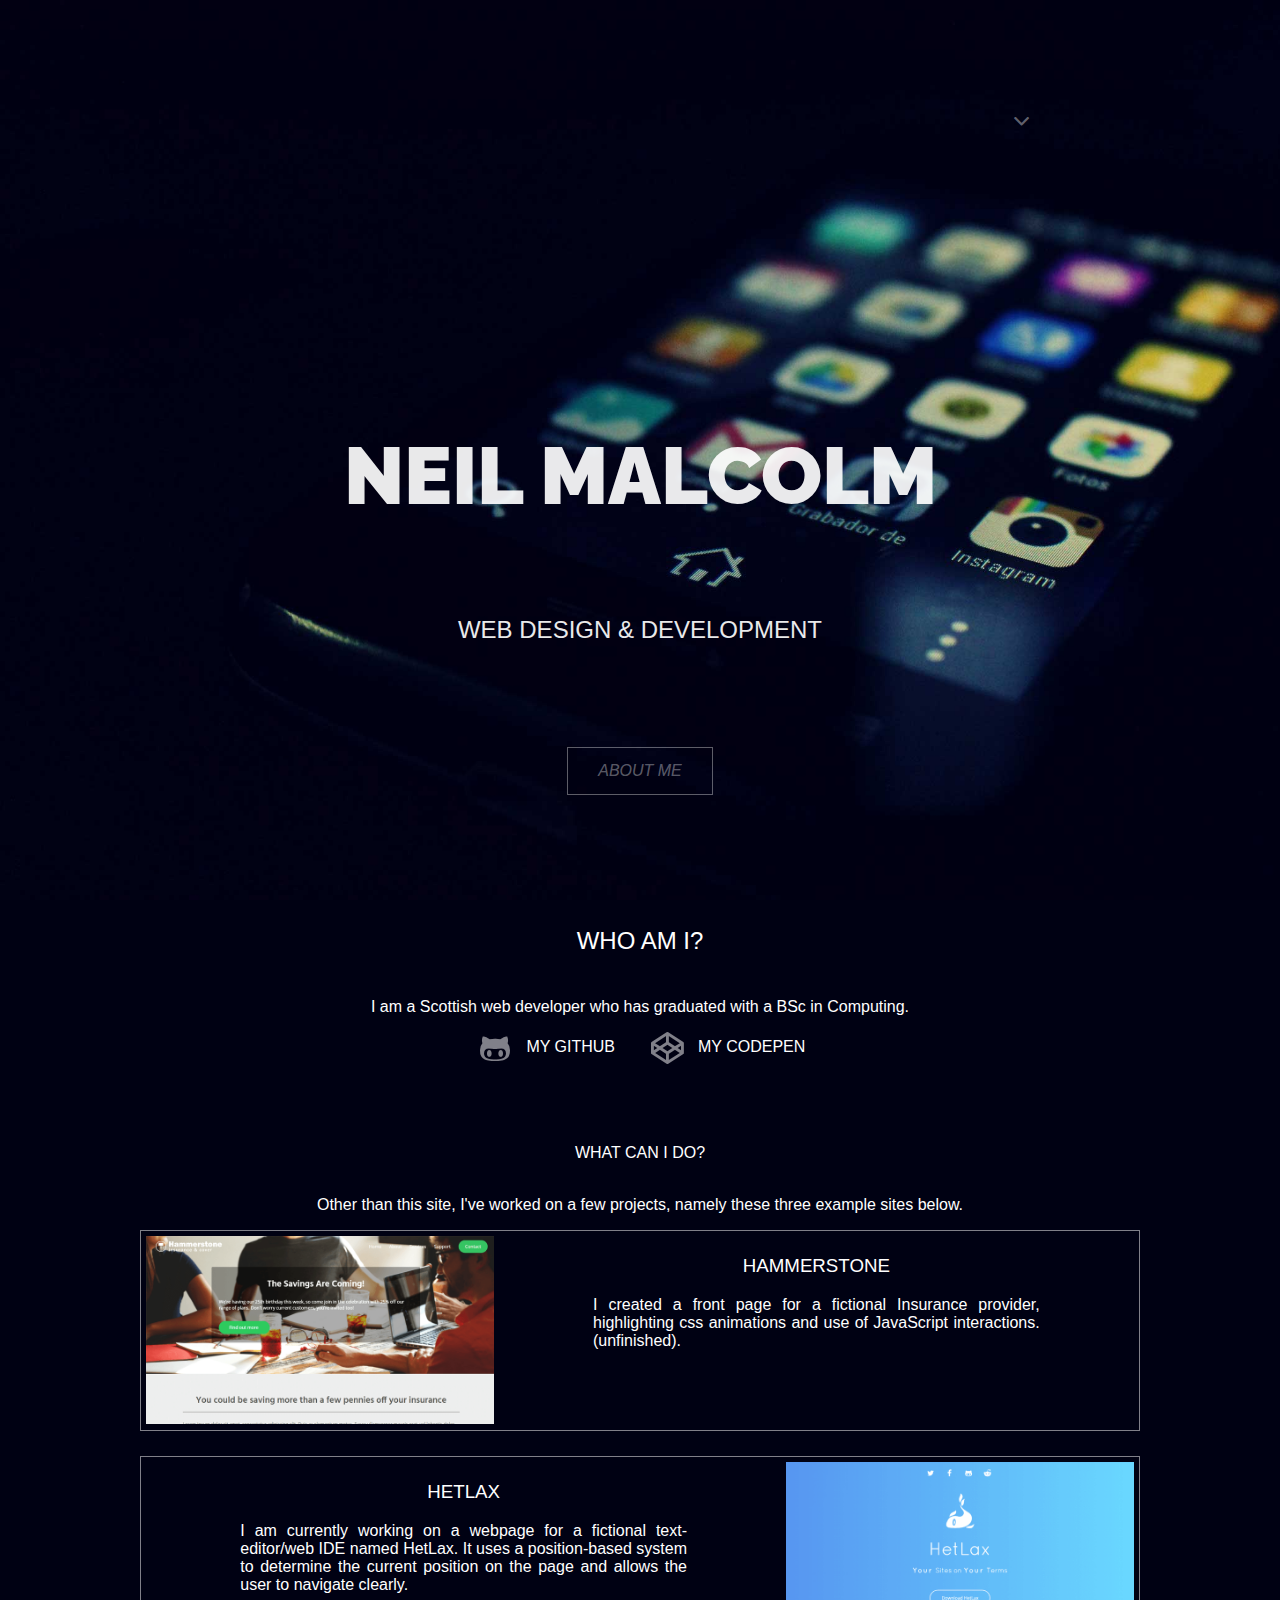
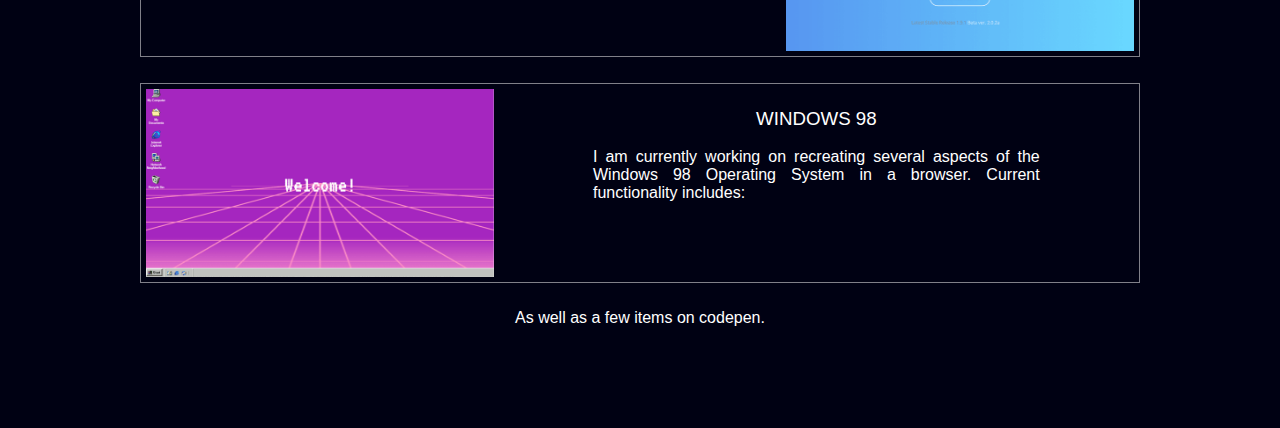
<file: index.html>
<!DOCTYPE html>

<html>
  <head>
    <meta charset="utf-8">
    <title>Neil Malcolm - Graduate Web Developer</title>
    <!-- <script async src="//assets.codepen.io/assets/embed/ei.js"></script> -->
    <link rel="stylesheet" href="./css/css.css" media="screen" title="no title">
    <link rel="stylesheet" href="./css/font-awesome-4.6.3/css/font-awesome.css" media="screen" title="no title">
    <meta name="viewport" content="width=device-width, initial-scale=1">
    <script type="text/javascript" src='./js/jquery-3.1.0.js'></script>
    <script type="text/javascript" src='./js/js.js'></script>
    <link href="https://fonts.googleapis.com/css?family=Raleway:600,900|Source+Sans+Pro:400,600i" rel="stylesheet">
  </head>
  <body>
    <!-- <div class="pop-down-notice">
      <p class='notice-text'>
        This site is a work-in-progress.
      </p>
      <span><i class="fa fa-close" aria-hidden="true"></i></span>
    </div> -->
    <!-- <div class="vertical-nav">
      <ul class='nav'>
        <li class='nav-elem'><div><i class="fa fa-home fa-fw" aria-hidden="true"></i>Home</div></li>
        <li class='nav-elem'><div><i class="fa fa-question-circle fa-fw" aria-hidden="true"></i>About</div></li>
        <li class='nav-elem'><div>Projects</div></li>
        <li class='nav-elem'><div><i class="fa fa-envelope fa-fw" aria-hidden="true"></i>Contact</div></li>
      </ul>
    </div> -->
    <section id='home-section' class='body-section'>
      <div class="title">
            <div class="horizontal-separator separator elem-to-move-up right"></div>
            <div class="vertical-separator separator elem-to-move-up bottom left"></div>
            <h1 class='elem-to-move-up name-title'>Neil Malcolm</h1>
                <div class="vertical-separator separator elem-to-move-up top right"></div>
            <div class="horizontal-separator separator elem-to-move-up left"></div>
          <h2 class='elem-to-move-up'>Web Design &amp; Development</h2><br>
          <a href="#" class=' elem-to-move-up square-button' id='about-me'>About Me</a>
      </div>
      <a href="#" class='show-content' id='show-home'><i class="fa fa-angle-down" aria-hidden="true"></i></a>
    </section>
    <section id='about-section' class='body-section'>
      <div class="left-about about-div">
        <h4>Who Am I?</h4>
        <p>
          I am a Scottish web developer who has graduated with a BSc in Computing.
        </p>
        <a href="https://github.com/neilmalcolm" class='info-links'><i class="fa fa-github-alt fa-fw" aria-hidden="true"></i>My Github</a>
        <a href="http://codepen.io/neilmalcolm" class='info-links'><i class="fa fa-codepen fa-fw" aria-hidden="true"></i>My Codepen</a>
      </div>
      <!-- <div class="right-about about-div">
        <h5>What Do I Do?</h5>
        <p>
        </p>
        <h5>I like</h5>
        <ul>
          <li>Good looking webpages</li>
          <li>The Witcher</li>
          <li>Neutral Milk Hotel</li>
          <li>Records</li>
        </ul>
        <h5>I'm not such a fan of</h5>
        <ul>
          <li>Spaces over tabs</li>
          <li>Olives</li>
          <li>X Factor</li>
          <li>I really don't like olives</li>
        </ul>
      </div> -->
    </section>
    <section id='projects-section' class='body-section'>
      <h4>What Can I Do?</h4>
      <p>
        Other than this site, I've worked on a few projects, namely these three example sites below.
      </p>
        <div class="sites-container">
          <div class="sites-element">
          <a href="./Hammerstone/index.html"><img src="./img/hammerstone.png" alt="" />
            <span><h3>Hammerstone</h3>
            <p>
              I created a front page for a fictional Insurance provider, highlighting css animations and use of JavaScript interactions. (unfinished).
            </p></span></a>
          </div>
          <div class="sites-element">
          <a href="./HetLax/index.html"><img src="./img/hetlax.png" alt="" />
            <span><h3>HetLax</h3>
            <p>
              I am currently working on a webpage for a fictional text-editor/web IDE named HetLax. It uses a position-based system to determine the current position on the page and allows the user to navigate clearly.
            </p></span></a>
          </div>
          <div class="sites-element">
            <a href="./Windows98/index.html"><img src="./img/98.png" alt="" />
            <span><h3>Windows 98</h3>
            <p>
              I am currently working on recreating several aspects of the Windows 98 Operating System in a browser. Current functionality includes:
            </p>
            <!-- <ul>
              <li>start menu functionality</li>
              <li>desktop selection square</li>
              <li>desktop icon dragging and selection</li>
            </ul> -->
          </span></a>
          </div>
        </div>
        <p>
          As well as a few items on codepen.
        </p>
    </section>
    <!-- <div class="header">
      <h1 class='name'>Neil Malcolm</h1>
    </div>
    <section class='upper-section'>
      <h1 class='name'>Neil Malcolm</h1>
      <h1>Graduate Web Developer</h1>
    </section>
    <section class='mid-section'>
      <div class='website-section'>
        <h2>Hammerstone</h2>
        <a href="./Hammerstone/index.html"><img src="./img/hammerstone.png" alt="" /></a>
        <p>
          I created a front page for a fictional Insurance provider, highlighting css animations and use of JavaScript interactions. (unfinished)
        </p>
      </div>

        <div class='website-section'>
          <h2>Windows 98</h2>
          <a href="./Windows98/index.html"><img src="./img/98.png" alt="" /></a>
          <p>
            I am currently working on recreating several aspects of the Windows 98 Operating System in a browser. Current functionality includes:
            <ul>
              <li>
                Dragging of desktop icons
              </li>
              <li>
                Navigation of taskbar elements
              </li>
            </ul>
          </p>
        </div>

        <div class='website-section'>
          <h2>HetLax</h2>
            <a href="./HetLax/index.html"><img src="./img/hetlax.png" alt="" /></a>
          <p>
            I am currently working on a webpage for a fictional text-editor/web IDE named HetLax. It uses a position-based system to determine the current position on the page and allows the user to navigate clearly.
            <ul>
              <li>
                Responsive.
              </li>
              <li>
                Clear and clean UI
              </li>
            </ul>
          </p>
        </div>
    </section>

      <section class='lower-section'>
        <div class="codepens">
          <h2>iPhone in Plain CSS</h2>
          <p data-height="265" data-theme-id="dark" data-slug-hash="KgygKA" data-default-tab="result" data-user="neilmalcolm" data-embed-version="2" class="codepen">See the Pen <a href="http://codepen.io/neilmalcolm/pen/KgygKA/">iPhone 7 CSS Gold</a> by Neil (<a href="http://codepen.io/neilmalcolm">@neilmalcolm</a>) on <a href="http://codepen.io">CodePen</a>.</p>
        </div>
        <div class="codepens">
          <h2>Simple Flat Icons with Interactivity</h2>
          <p data-height="265" data-theme-id="dark" data-slug-hash="kkvNAy" data-default-tab="result" data-user="neilmalcolm" data-embed-version="2" class="codepen">See the Pen <a href="http://codepen.io/neilmalcolm/pen/kkvNAy/">Various Button Effects</a> by Neil (<a href="http://codepen.io/neilmalcolm">@neilmalcolm</a>) on <a href="http://codepen.io">CodePen</a>.</p>
        </div>
        <div class="codepens">
          <h2>Simple Vertical Navigation</h2>
          <p data-height="265" data-theme-id="dark" data-slug-hash="WGzarL" data-default-tab="result" data-user="neilmalcolm" data-embed-version="2" class="codepen">See the Pen <a href="http://codepen.io/neilmalcolm/pen/WGzarL/">Vertical Navigation (in progress)</a> by Neil (<a href="http://codepen.io/neilmalcolm">@neilmalcolm</a>) on <a href="http://codepen.io">CodePen</a>.</p>
        </div>
    </section> -->
  </body>
</html>
</file>
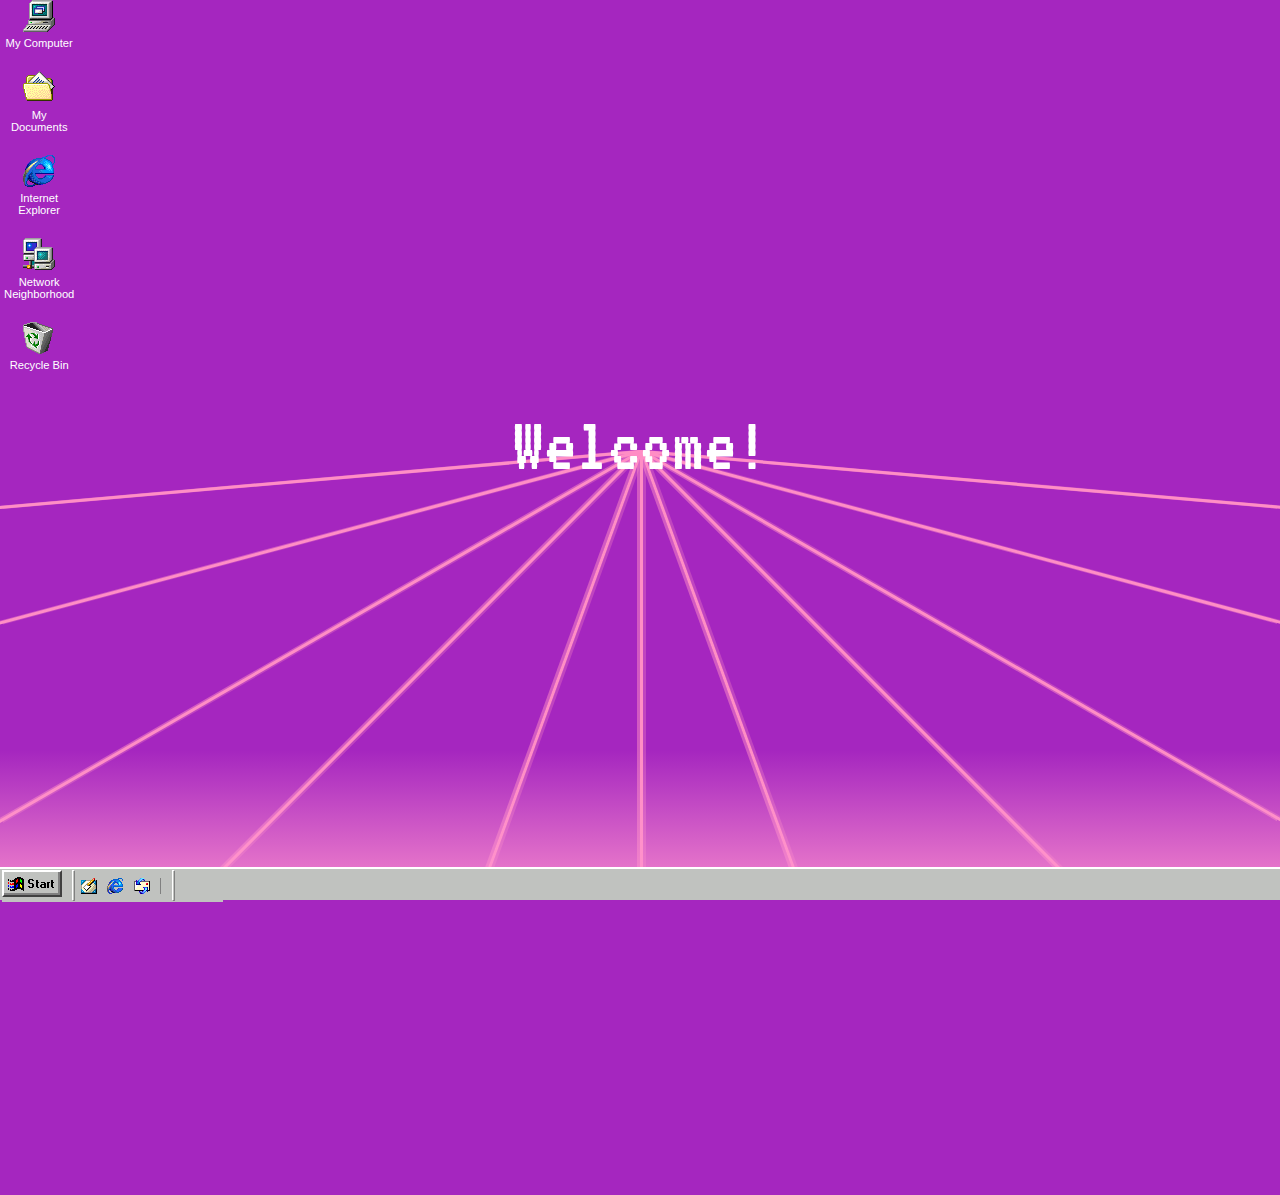
<file: Windows98/index.html>
<!DOCTYPE html>
<html>
  <head>
    <meta charset="utf-8">
    <title>Moving Text</title>
    <link rel="stylesheet" href="./css/font-awesome-4.6.3/css/font-awesome.min.css" media="screen" title="no title">
    <link rel="stylesheet" href="./css/css.css" media="screen" title="no title">
  	<script src="./js/jquery-3.1.0.js"></script>
    <script src="https://code.createjs.com/easeljs-0.8.2.min.js"></script>
  	<script src="./js/js.js" type="text/javascript" charset="utf-8" async defer></script>
  </head>
  <body>
     <!-- <div class="flicker-overlay">  </div>
    <div class="interlace-overlay">
      <div class="interlace-element"></div><div class="interlace-element"></div><div class="interlace-element"></div>
    </div> -->

    <div class="desktop">
      <div class="selection-box hidden-box"></div>
      <ul class='desktop-icons'>
        <li class='desktop-icon'>
          <img src="./img/mycomp.png" alt=""  draggable="false"/>
          <p draggable="false">
            My Computer
          </p>
        </li>
        <li class='desktop-icon'>
          <img src="./img/my-docs.png" alt=""  draggable="false"/>
          <p draggable="false">
            My Documents
          </p>
        </li>
        <li class='desktop-icon'>
          <img src="./img/ie.png" alt=""  draggable="false"/>
          <p draggable="false">
            Internet Explorer
          </p>
        </li>
        <li class='desktop-icon'>
          <img src="./img/network-neighbourhood.png" alt=""  draggable="false"/>
          <p draggable="false">
            Network Neighborhood
          </p>
        </li>
        <li class='desktop-icon'>
          <img src="./img/recycle.png" alt=""  draggable="false"/>
          <p draggable="false">
            Recycle Bin
          </p>
        </li>
      </ul>
    </div>
    <div class="rotated-lines move-left">
       <div class="line rote-85"></div><!--
    --><div class="line rote-75"></div><!--
    --><div class="line rote-60"></div><!--
    --><div class="line rote-45"></div><!--
    --><div class="line rote-20-neg"></div><!--
    --><div class="line"></div><!--
    --><div class="line rote-20"></div><!--
    --><div class="line rote-45-neg"></div><!--
    --><div class="line rote-60-neg"></div><!--
    --><div class="line rote-75-neg"></div><!--
    --><div class="line rote-85-neg"></div>
    </div>
    <div class="rotated-lines">
      <ul class='move-down-list'>
        <li class='move-down-line'></li>
        <li class='move-down-line'></li>
        <li class='move-down-line'></li>
        <li class='move-down-line'></li>
        <li class='move-down-line'></li>
        <li class='move-down-line'></li>
        <li class='move-down-line'></li>
        <li class='move-down-line'></li>
        <li class='move-down-line'></li>
        <li class='move-down-line'></li>
      </ul>
       <div class="line rote-85"></div><!--
    --><div class="line rote-75"></div><!--
    --><div class="line rote-60"></div><!--
    --><div class="line rote-45"></div><!--
    --><div class="line rote-20-neg"></div><!--
    --><div class="line"></div><!--
    --><div class="line rote-20"></div><!--
    --><div class="line rote-45-neg"></div><!--
    --><div class="line rote-60-neg"></div><!--
    --><div class="line rote-75-neg"></div><!--
    --><div class="line rote-85-neg"></div>
    </div>
    <div class="rotated-lines move-right">
       <div class="line rote-85"></div><!--
    --><div class="line rote-75"></div><!--
    --><div class="line rote-60"></div><!--
    --><div class="line rote-45"></div><!--
    --><div class="line rote-20-neg"></div><!--
    --><div class="line"></div><!--
    --><div class="line rote-20"></div><!--
    --><div class="line rote-45-neg"></div><!--
    --><div class="line rote-60-neg"></div><!--
    --><div class="line rote-75-neg"></div><!--
    --><div class="line rote-85-neg"></div>
    </div>
    <div class="text-show">

    </div>
    <div class="bottom-gradient"></div>
    <section class="taskbar">
      <div class="left-hand-section"><div class="start-button">
        <div class="start-menu start-hidden">
          <div class="column-left">
            <p>
              Windows<span>98</span>
            </p>
          </div>
          <div class="column-right">
            <ul class='start-menu-list'>
              <li class='start-item'>
                <div class="with-separator">
                  <img src="./img/start-item-1.png" alt="" />
                  <p>Windows Update</p>
                </div>
              </li>
              <li class='start-item has-children'>
                <img src="./img/start-item-2.png" alt="" />
                <p>Programs <i class="fa fa-caret-right" aria-hidden="true"></i></p>

                <ul class='inner-menu inner-hidden'>
                  <li class='start-item  has-children'>
                    <img src="./img/start-inner-folder.png" alt="" />
                    <p>Accessories <i class="fa fa-caret-right" aria-hidden="true"></i></p>

                    <ul class='inner-menu inner-hidden'>
                      <li class='start-item  has-children'>
                        <img src="./img/start-inner-folder.png" alt="" />
                        <p>Communications <i class="fa fa-caret-right" aria-hidden="true"></i></p>
                      </li>
                        <li class='start-item has-children'>
                          <img src="./img/start-inner-folder.png" alt="" />
                          <p>Entertainment <i class="fa fa-caret-right" aria-hidden="true"></i></p>
                        </li>
                        <li class='start-item has-children'>
                          <img src="./img/start-inner-folder.png" alt="" />
                          <p>Internet Tools <i class="fa fa-caret-right" aria-hidden="true"></i></p>
                        </li>
                        <li class='start-item has-children'>
                          <img src="./img/start-inner-folder.png" alt="" />
                          <p>System Tools <i class="fa fa-caret-right" aria-hidden="true"></i></p>
                            <ul class='inner-menu inner-hidden'>
                              <li class='start-item'>
                                <img src="./img/disk-cleanup.png" alt="" />
                                <p>Disk Cleanup</p>
                              </li>
                              <li class='start-item'>
                                <img src="./img/defrag.png" alt="" />
                                <p>Disk Defragmenter</p>
                              </li>
                              <li class='start-item'>
                                <img src="./img/maintenance.png" alt="" />
                                <p>Maintenance Wizard</p>
                              </li>
                              <li class='start-item'>
                                <img src="./img/scandisk.png" alt="" />
                                <p>ScanDisk</p>
                              </li>
                              <li class='start-item'>
                                <img src="./img/scheduled-tasks.png" alt="" />
                                <p>Scheduled Tasks</p>
                              </li>
                              <li class='start-item'>
                                <img src="./img/sys-info.png" alt="" />
                                <p>System Info</p>
                              </li>
                              <li class='start-item'>
                                <img src="./img/welcome-win.png" alt="" />
                                <p>Welcome To Windows</p>
                              </li>
                            </ul>
                        </li>
                        <li class='start-item'>
                          <img src="./img/address-book.png" alt="" />
                          <p>Address Book</p>
                        </li>
                        <li class='start-item'>
                          <img src="./img/calculator.png" alt="" />
                          <p>Calculator</p>
                        </li>
                        <li class='start-item'>
                          <img src="./img/image.png" alt="" />
                          <p>Imaging</p>
                        </li>
                        <li class='start-item'>
                          <img src="./img/notepad.png" alt="" />
                          <p>Notepad</p>
                        </li>
                        <li class='start-item'>
                          <img src="./img/paint.png" alt="" />
                          <p>Paint</p>
                        </li>
                        <li class='start-item'>
                          <img src="./img/wordpad.png" alt="" />
                          <p>Wordpad</p>
                        </li>
                    </ul>

                  </li>
                    <li class='start-item  has-children'>
                      <img src="./img/start-inner-folder.png" alt="" />
                      <p>Online Services <i class="fa fa-caret-right" aria-hidden="true"></i></p>
                    </li>
                    <li class='start-item'>
                      <img src="./img/icon2.png" alt="" />
                      <p>Internet Explorer</p>
                    </li>
                    <li class='start-item'>
                      <img src="./img/ms-dos.png" alt="" />
                      <p>MS-DOS Prompt</p>
                    </li>
                    <li class='start-item'>
                      <img src="./img/icon3.png" alt="" />
                      <p>Outlook Express</p>
                    </li>
                    <li class='start-item'>
                      <img src="./img/explorer.png" alt="" />
                      <p>Windows Explorer</p>
                    </li>
                </ul>

              </li>
              <li class='start-item has-children'>
                <img src="./img/start-item-3.png" alt="" />
                <p>Favourites <i class="fa fa-caret-right" aria-hidden="true"></i></p>
              </li>
              <li class='start-item has-children'>
                <img src="./img/start-item-4.png" alt="" />
                <p>Documents <i class="fa fa-caret-right" aria-hidden="true"></i></p>
              </li>
              <li class='start-item has-children'>
                <img src="./img/start-item-5.png" alt="" />
                <p>Settings <i class="fa fa-caret-right" aria-hidden="true"></i></p>
                <ul class='inner-menu inner-hidden'>
                  <li class='start-item'>
                    <img src="./img/control-panel.png" alt="" />
                    <p>Control Panel</p>
                  </li>
                  <li class='start-item'>
                    <img src="./img/printers.png" alt="" />
                    <p>Printers</p>
                  </li>
                  <li class='start-item'>
                    <img src="./img/taskbar-start.png" alt="" />
                    <p>Taskbar &amp; Start Menu</p>
                  </li>
                  <li class='start-item'>
                    <img src="./img/explorer.png" alt="" />
                    <p>Folder Options</p>
                  </li>
                  <li class='start-item'>
                    <div class="with-separator">
                      <img src="./img/icon1.png" alt="" />
                      <p>Active Desktop</p>
                    </div>
                  </li>
                    <li class='start-item'>
                        <img src="./img/update.png" alt="" />
                        <p>Windows Update</p>
                    </li>
                </ul>
              </li>
              <li class='start-item has-children'>
                <img src="./img/start-item-6.png" alt="" />
                <p>Find <i class="fa fa-caret-right" aria-hidden="true"></i></p>
              </li>
              <li class='start-item '>
                <img src="./img/start-item-7.png" alt="" />
                <p>Help</p>
              </li>
              <li class='start-item'>
                <div class="with-separator">
                  <img src="./img/start-item-8.png" alt="" />
                  <p>Run</p>
                </div>
              </li>
              <li class='start-item '>
                <img src="./img/start-item-9.png" alt="" />
                <p>Log Off...</p>
              </li>
              <li class='start-item '>
                <img src="./img/start-item-10.png" alt="" />
                <p>Shut Down...</p>
              </li>
            </ul>
          </div>
        </div>
        <img src="./img/start.png" alt="" />
      </div>
          <ul class='icons'><!--
          --><li class="icon"><img src="./img/icon1.png" alt="" /></li><!--
          --><li class="icon"><img src="./img/icon2.png" alt="" /></li><!--
          --><li class="icon"><img src="./img/icon3.png" alt="" /></li>
          </ul>
      </div>
      <!-- <div class="right-hand-section">
        <div class="icon"><img src="./img/icon4.png" alt="" /></div><div class="icon"><img src="./img/icon5.png" alt="" /></div><div class="icon"><img src="./img/time.png" alt="" /></div>
      </div> -->
    </section>
  </body>
</html>
</file>
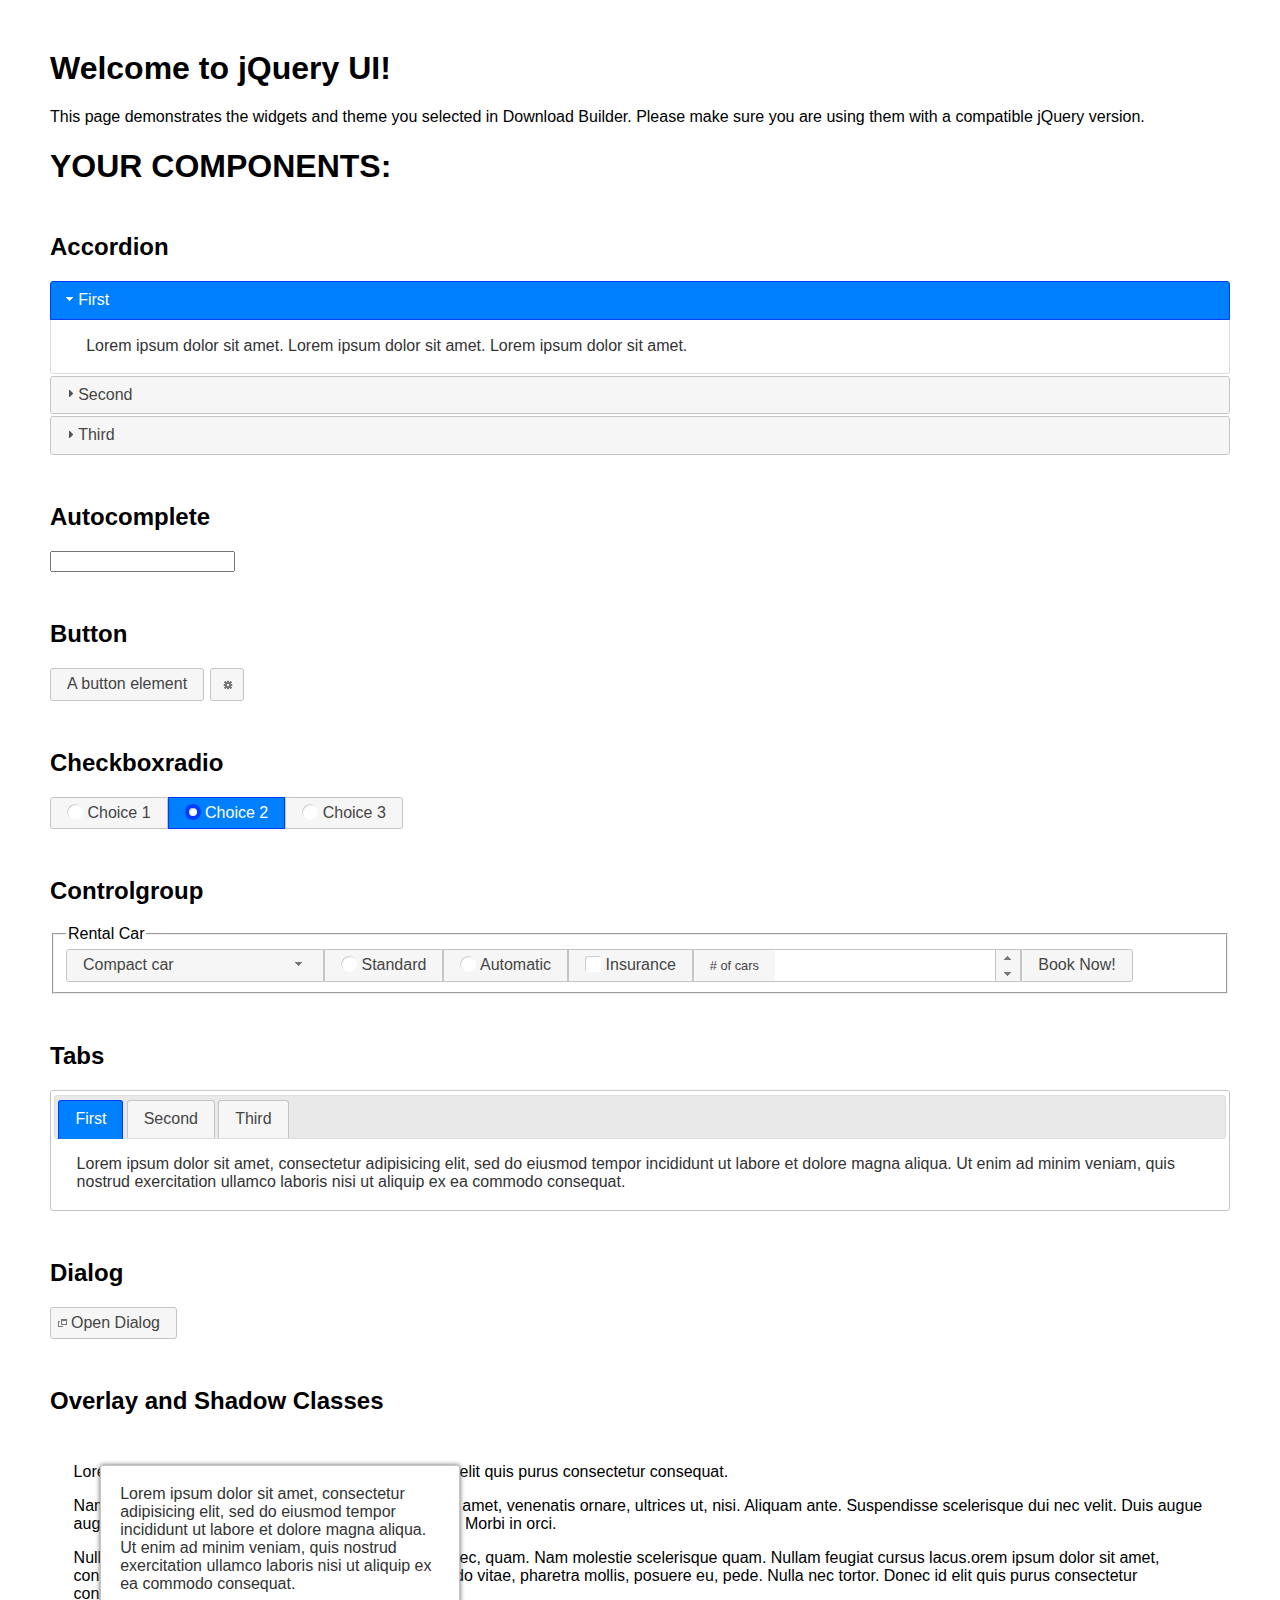
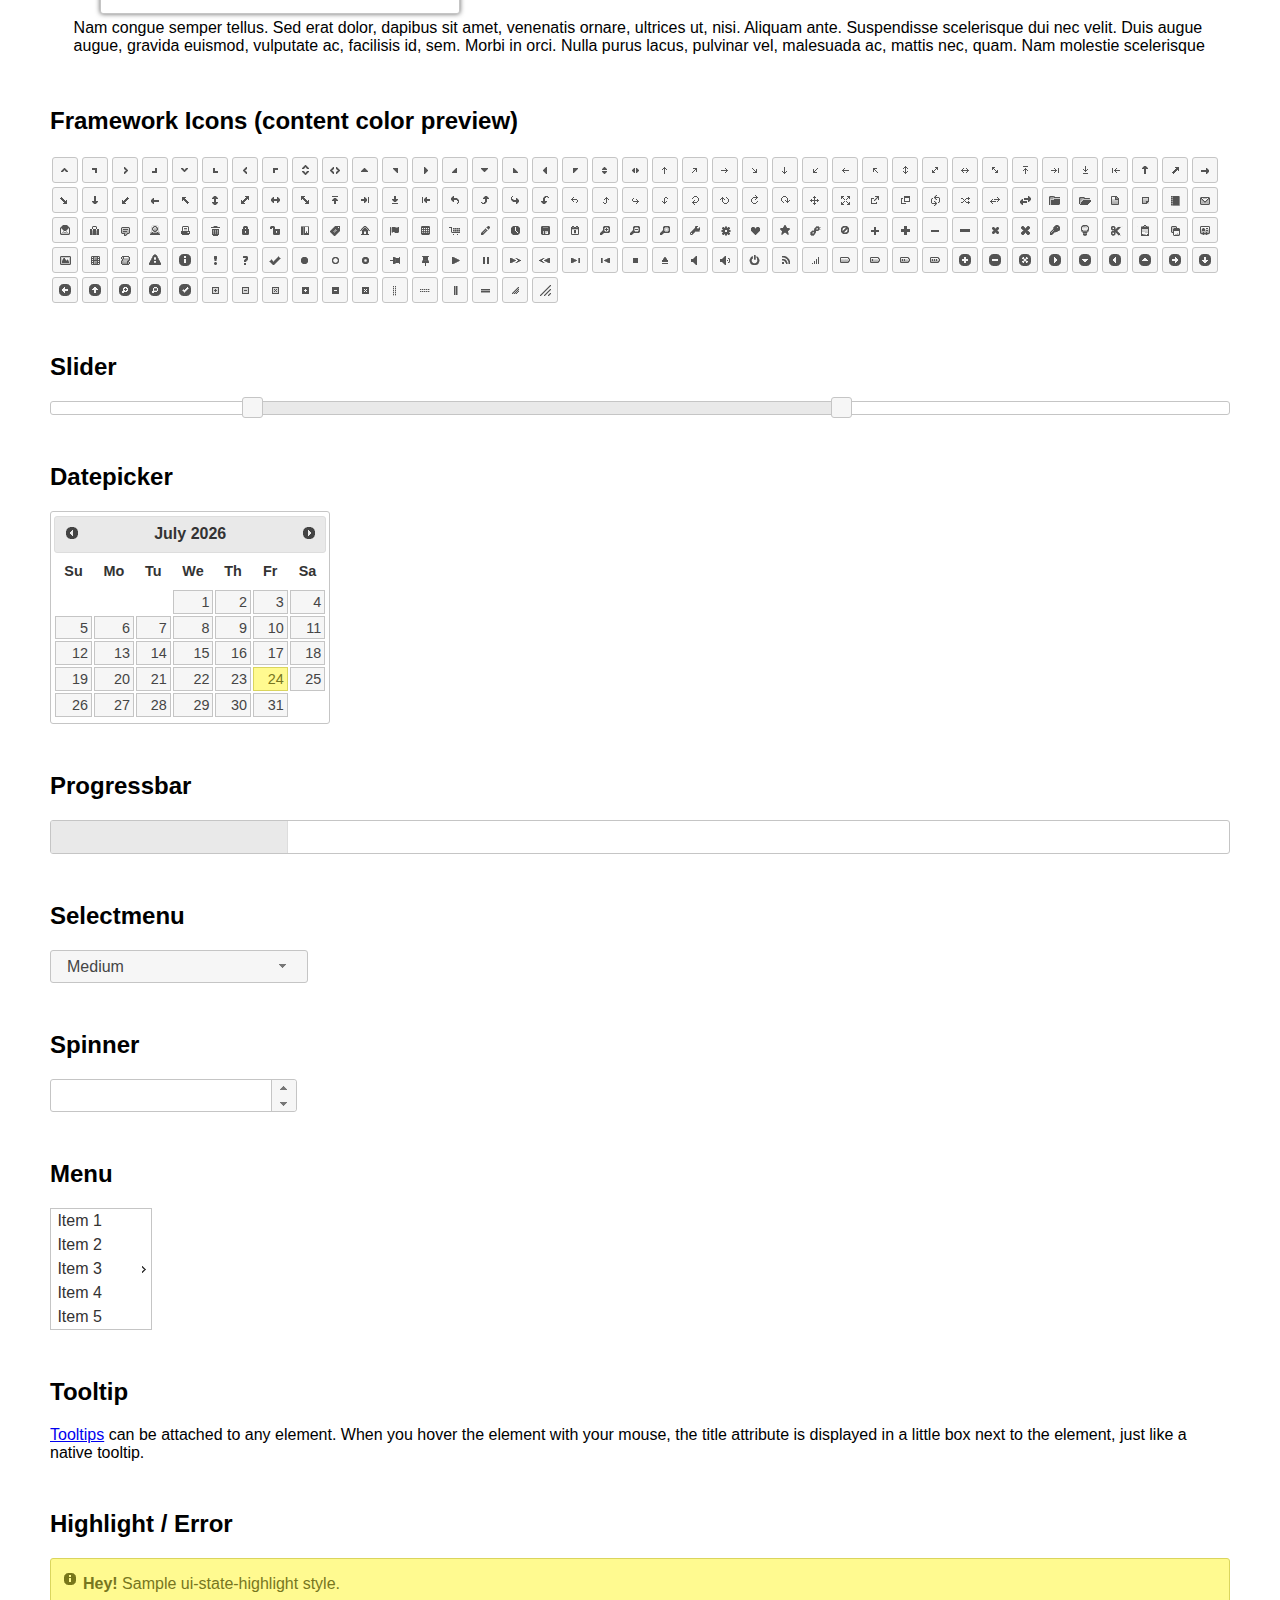
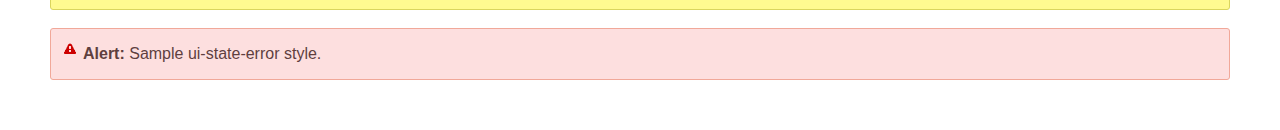
<file: HetLax/js/jquery-ui/index.html>
<!doctype html>
<html lang="us">
<head>
	<meta charset="utf-8">
	<title>jQuery UI Example Page</title>
	<link href="jquery-ui.css" rel="stylesheet">
	<style>
	body{
		font-family: "Trebuchet MS", sans-serif;
		margin: 50px;
	}
	.demoHeaders {
		margin-top: 2em;
	}
	#dialog-link {
		padding: .4em 1em .4em 20px;
		text-decoration: none;
		position: relative;
	}
	#dialog-link span.ui-icon {
		margin: 0 5px 0 0;
		position: absolute;
		left: .2em;
		top: 50%;
		margin-top: -8px;
	}
	#icons {
		margin: 0;
		padding: 0;
	}
	#icons li {
		margin: 2px;
		position: relative;
		padding: 4px 0;
		cursor: pointer;
		float: left;
		list-style: none;
	}
	#icons span.ui-icon {
		float: left;
		margin: 0 4px;
	}
	.fakewindowcontain .ui-widget-overlay {
		position: absolute;
	}
	select {
		width: 200px;
	}
	</style>
</head>
<body>

<h1>Welcome to jQuery UI!</h1>

<div class="ui-widget">
	<p>This page demonstrates the widgets and theme you selected in Download Builder. Please make sure you are using them with a compatible jQuery version.</p>
</div>

<h1>YOUR COMPONENTS:</h1>


<!-- Accordion -->
<h2 class="demoHeaders">Accordion</h2>
<div id="accordion">
	<h3>First</h3>
	<div>Lorem ipsum dolor sit amet. Lorem ipsum dolor sit amet. Lorem ipsum dolor sit amet.</div>
	<h3>Second</h3>
	<div>Phasellus mattis tincidunt nibh.</div>
	<h3>Third</h3>
	<div>Nam dui erat, auctor a, dignissim quis.</div>
</div>



<!-- Autocomplete -->
<h2 class="demoHeaders">Autocomplete</h2>
<div>
	<input id="autocomplete" title="type &quot;a&quot;">
</div>



<!-- Button -->
<h2 class="demoHeaders">Button</h2>
<button id="button">A button element</button>
<button id="button-icon">An icon-only button</button>



<!-- Checkboxradio -->
<h2 class="demoHeaders">Checkboxradio</h2>
<form style="margin-top: 1em;">
	<div id="radioset">
		<input type="radio" id="radio1" name="radio"><label for="radio1">Choice 1</label>
		<input type="radio" id="radio2" name="radio" checked="checked"><label for="radio2">Choice 2</label>
		<input type="radio" id="radio3" name="radio"><label for="radio3">Choice 3</label>
	</div>
</form>



<!-- Controlgroup -->
<h2 class="demoHeaders">Controlgroup</h2>
<fieldset>
	<legend>Rental Car</legend>
	<div id="controlgroup">
		<select id="car-type">
			<option>Compact car</option>
			<option>Midsize car</option>
			<option>Full size car</option>
			<option>SUV</option>
			<option>Luxury</option>
			<option>Truck</option>
			<option>Van</option>
		</select>
		<label for="transmission-standard">Standard</label>
		<input type="radio" name="transmission" id="transmission-standard">
		<label for="transmission-automatic">Automatic</label>
		<input type="radio" name="transmission" id="transmission-automatic">
		<label for="insurance">Insurance</label>
		<input type="checkbox" name="insurance" id="insurance">
		<label for="horizontal-spinner" class="ui-controlgroup-label"># of cars</label>
		<input id="horizontal-spinner" class="ui-spinner-input">
		<button>Book Now!</button>
	</div>
</fieldset>



<!-- Tabs -->
<h2 class="demoHeaders">Tabs</h2>
<div id="tabs">
	<ul>
		<li><a href="#tabs-1">First</a></li>
		<li><a href="#tabs-2">Second</a></li>
		<li><a href="#tabs-3">Third</a></li>
	</ul>
	<div id="tabs-1">Lorem ipsum dolor sit amet, consectetur adipisicing elit, sed do eiusmod tempor incididunt ut labore et dolore magna aliqua. Ut enim ad minim veniam, quis nostrud exercitation ullamco laboris nisi ut aliquip ex ea commodo consequat.</div>
	<div id="tabs-2">Phasellus mattis tincidunt nibh. Cras orci urna, blandit id, pretium vel, aliquet ornare, felis. Maecenas scelerisque sem non nisl. Fusce sed lorem in enim dictum bibendum.</div>
	<div id="tabs-3">Nam dui erat, auctor a, dignissim quis, sollicitudin eu, felis. Pellentesque nisi urna, interdum eget, sagittis et, consequat vestibulum, lacus. Mauris porttitor ullamcorper augue.</div>
</div>



<h2 class="demoHeaders">Dialog</h2>
<p>
	<button id="dialog-link" class="ui-button ui-corner-all ui-widget">
		<span class="ui-icon ui-icon-newwin"></span>Open Dialog
	</button>
</p>

<h2 class="demoHeaders">Overlay and Shadow Classes</h2>
<div style="position: relative; width: 96%; height: 200px; padding:1% 2%; overflow:hidden;" class="fakewindowcontain">
	<p>Lorem ipsum dolor sit amet,  Nulla nec tortor. Donec id elit quis purus consectetur consequat. </p><p>Nam congue semper tellus. Sed erat dolor, dapibus sit amet, venenatis ornare, ultrices ut, nisi. Aliquam ante. Suspendisse scelerisque dui nec velit. Duis augue augue, gravida euismod, vulputate ac, facilisis id, sem. Morbi in orci. </p><p>Nulla purus lacus, pulvinar vel, malesuada ac, mattis nec, quam. Nam molestie scelerisque quam. Nullam feugiat cursus lacus.orem ipsum dolor sit amet, consectetur adipiscing elit. Donec libero risus, commodo vitae, pharetra mollis, posuere eu, pede. Nulla nec tortor. Donec id elit quis purus consectetur consequat. </p><p>Nam congue semper tellus. Sed erat dolor, dapibus sit amet, venenatis ornare, ultrices ut, nisi. Aliquam ante. Suspendisse scelerisque dui nec velit. Duis augue augue, gravida euismod, vulputate ac, facilisis id, sem. Morbi in orci. Nulla purus lacus, pulvinar vel, malesuada ac, mattis nec, quam. Nam molestie scelerisque quam. </p><p>Nullam feugiat cursus lacus.orem ipsum dolor sit amet, consectetur adipiscing elit. Donec libero risus, commodo vitae, pharetra mollis, posuere eu, pede. Nulla nec tortor. Donec id elit quis purus consectetur consequat. Nam congue semper tellus. Sed erat dolor, dapibus sit amet, venenatis ornare, ultrices ut, nisi. Aliquam ante. </p><p>Suspendisse scelerisque dui nec velit. Duis augue augue, gravida euismod, vulputate ac, facilisis id, sem. Morbi in orci. Nulla purus lacus, pulvinar vel, malesuada ac, mattis nec, quam. Nam molestie scelerisque quam. Nullam feugiat cursus lacus.orem ipsum dolor sit amet, consectetur adipiscing elit. Donec libero risus, commodo vitae, pharetra mollis, posuere eu, pede. Nulla nec tortor. Donec id elit quis purus consectetur consequat. Nam congue semper tellus. Sed erat dolor, dapibus sit amet, venenatis ornare, ultrices ut, nisi. </p>

	<!-- ui-dialog -->
	<div class="ui-widget-overlay ui-front"></div>
	<div style="position: absolute; width: 320px; left: 50px; top: 30px; padding: 1.2em" class="ui-widget ui-front ui-widget-content ui-corner-all ui-widget-shadow">
		Lorem ipsum dolor sit amet, consectetur adipisicing elit, sed do eiusmod tempor incididunt ut labore et dolore magna aliqua. Ut enim ad minim veniam, quis nostrud exercitation ullamco laboris nisi ut aliquip ex ea commodo consequat.
	</div>

</div>

<!-- ui-dialog -->
<div id="dialog" title="Dialog Title">
	<p>Lorem ipsum dolor sit amet, consectetur adipisicing elit, sed do eiusmod tempor incididunt ut labore et dolore magna aliqua. Ut enim ad minim veniam, quis nostrud exercitation ullamco laboris nisi ut aliquip ex ea commodo consequat.</p>
</div>



<h2 class="demoHeaders">Framework Icons (content color preview)</h2>
<ul id="icons" class="ui-widget ui-helper-clearfix">
	<li class="ui-state-default ui-corner-all" title=".ui-icon-caret-1-n"><span class="ui-icon ui-icon-caret-1-n"></span></li>
	<li class="ui-state-default ui-corner-all" title=".ui-icon-caret-1-ne"><span class="ui-icon ui-icon-caret-1-ne"></span></li>
	<li class="ui-state-default ui-corner-all" title=".ui-icon-caret-1-e"><span class="ui-icon ui-icon-caret-1-e"></span></li>
	<li class="ui-state-default ui-corner-all" title=".ui-icon-caret-1-se"><span class="ui-icon ui-icon-caret-1-se"></span></li>
	<li class="ui-state-default ui-corner-all" title=".ui-icon-caret-1-s"><span class="ui-icon ui-icon-caret-1-s"></span></li>
	<li class="ui-state-default ui-corner-all" title=".ui-icon-caret-1-sw"><span class="ui-icon ui-icon-caret-1-sw"></span></li>
	<li class="ui-state-default ui-corner-all" title=".ui-icon-caret-1-w"><span class="ui-icon ui-icon-caret-1-w"></span></li>
	<li class="ui-state-default ui-corner-all" title=".ui-icon-caret-1-nw"><span class="ui-icon ui-icon-caret-1-nw"></span></li>
	<li class="ui-state-default ui-corner-all" title=".ui-icon-caret-2-n-s"><span class="ui-icon ui-icon-caret-2-n-s"></span></li>
	<li class="ui-state-default ui-corner-all" title=".ui-icon-caret-2-e-w"><span class="ui-icon ui-icon-caret-2-e-w"></span></li>
	<li class="ui-state-default ui-corner-all" title=".ui-icon-triangle-1-n"><span class="ui-icon ui-icon-triangle-1-n"></span></li>
	<li class="ui-state-default ui-corner-all" title=".ui-icon-triangle-1-ne"><span class="ui-icon ui-icon-triangle-1-ne"></span></li>
	<li class="ui-state-default ui-corner-all" title=".ui-icon-triangle-1-e"><span class="ui-icon ui-icon-triangle-1-e"></span></li>
	<li class="ui-state-default ui-corner-all" title=".ui-icon-triangle-1-se"><span class="ui-icon ui-icon-triangle-1-se"></span></li>
	<li class="ui-state-default ui-corner-all" title=".ui-icon-triangle-1-s"><span class="ui-icon ui-icon-triangle-1-s"></span></li>
	<li class="ui-state-default ui-corner-all" title=".ui-icon-triangle-1-sw"><span class="ui-icon ui-icon-triangle-1-sw"></span></li>
	<li class="ui-state-default ui-corner-all" title=".ui-icon-triangle-1-w"><span class="ui-icon ui-icon-triangle-1-w"></span></li>
	<li class="ui-state-default ui-corner-all" title=".ui-icon-triangle-1-nw"><span class="ui-icon ui-icon-triangle-1-nw"></span></li>
	<li class="ui-state-default ui-corner-all" title=".ui-icon-triangle-2-n-s"><span class="ui-icon ui-icon-triangle-2-n-s"></span></li>
	<li class="ui-state-default ui-corner-all" title=".ui-icon-triangle-2-e-w"><span class="ui-icon ui-icon-triangle-2-e-w"></span></li>
	<li class="ui-state-default ui-corner-all" title=".ui-icon-arrow-1-n"><span class="ui-icon ui-icon-arrow-1-n"></span></li>
	<li class="ui-state-default ui-corner-all" title=".ui-icon-arrow-1-ne"><span class="ui-icon ui-icon-arrow-1-ne"></span></li>
	<li class="ui-state-default ui-corner-all" title=".ui-icon-arrow-1-e"><span class="ui-icon ui-icon-arrow-1-e"></span></li>
	<li class="ui-state-default ui-corner-all" title=".ui-icon-arrow-1-se"><span class="ui-icon ui-icon-arrow-1-se"></span></li>
	<li class="ui-state-default ui-corner-all" title=".ui-icon-arrow-1-s"><span class="ui-icon ui-icon-arrow-1-s"></span></li>
	<li class="ui-state-default ui-corner-all" title=".ui-icon-arrow-1-sw"><span class="ui-icon ui-icon-arrow-1-sw"></span></li>
	<li class="ui-state-default ui-corner-all" title=".ui-icon-arrow-1-w"><span class="ui-icon ui-icon-arrow-1-w"></span></li>
	<li class="ui-state-default ui-corner-all" title=".ui-icon-arrow-1-nw"><span class="ui-icon ui-icon-arrow-1-nw"></span></li>
	<li class="ui-state-default ui-corner-all" title=".ui-icon-arrow-2-n-s"><span class="ui-icon ui-icon-arrow-2-n-s"></span></li>
	<li class="ui-state-default ui-corner-all" title=".ui-icon-arrow-2-ne-sw"><span class="ui-icon ui-icon-arrow-2-ne-sw"></span></li>
	<li class="ui-state-default ui-corner-all" title=".ui-icon-arrow-2-e-w"><span class="ui-icon ui-icon-arrow-2-e-w"></span></li>
	<li class="ui-state-default ui-corner-all" title=".ui-icon-arrow-2-se-nw"><span class="ui-icon ui-icon-arrow-2-se-nw"></span></li>
	<li class="ui-state-default ui-corner-all" title=".ui-icon-arrowstop-1-n"><span class="ui-icon ui-icon-arrowstop-1-n"></span></li>
	<li class="ui-state-default ui-corner-all" title=".ui-icon-arrowstop-1-e"><span class="ui-icon ui-icon-arrowstop-1-e"></span></li>
	<li class="ui-state-default ui-corner-all" title=".ui-icon-arrowstop-1-s"><span class="ui-icon ui-icon-arrowstop-1-s"></span></li>
	<li class="ui-state-default ui-corner-all" title=".ui-icon-arrowstop-1-w"><span class="ui-icon ui-icon-arrowstop-1-w"></span></li>
	<li class="ui-state-default ui-corner-all" title=".ui-icon-arrowthick-1-n"><span class="ui-icon ui-icon-arrowthick-1-n"></span></li>
	<li class="ui-state-default ui-corner-all" title=".ui-icon-arrowthick-1-ne"><span class="ui-icon ui-icon-arrowthick-1-ne"></span></li>
	<li class="ui-state-default ui-corner-all" title=".ui-icon-arrowthick-1-e"><span class="ui-icon ui-icon-arrowthick-1-e"></span></li>
	<li class="ui-state-default ui-corner-all" title=".ui-icon-arrowthick-1-se"><span class="ui-icon ui-icon-arrowthick-1-se"></span></li>
	<li class="ui-state-default ui-corner-all" title=".ui-icon-arrowthick-1-s"><span class="ui-icon ui-icon-arrowthick-1-s"></span></li>
	<li class="ui-state-default ui-corner-all" title=".ui-icon-arrowthick-1-sw"><span class="ui-icon ui-icon-arrowthick-1-sw"></span></li>
	<li class="ui-state-default ui-corner-all" title=".ui-icon-arrowthick-1-w"><span class="ui-icon ui-icon-arrowthick-1-w"></span></li>
	<li class="ui-state-default ui-corner-all" title=".ui-icon-arrowthick-1-nw"><span class="ui-icon ui-icon-arrowthick-1-nw"></span></li>
	<li class="ui-state-default ui-corner-all" title=".ui-icon-arrowthick-2-n-s"><span class="ui-icon ui-icon-arrowthick-2-n-s"></span></li>
	<li class="ui-state-default ui-corner-all" title=".ui-icon-arrowthick-2-ne-sw"><span class="ui-icon ui-icon-arrowthick-2-ne-sw"></span></li>
	<li class="ui-state-default ui-corner-all" title=".ui-icon-arrowthick-2-e-w"><span class="ui-icon ui-icon-arrowthick-2-e-w"></span></li>
	<li class="ui-state-default ui-corner-all" title=".ui-icon-arrowthick-2-se-nw"><span class="ui-icon ui-icon-arrowthick-2-se-nw"></span></li>
	<li class="ui-state-default ui-corner-all" title=".ui-icon-arrowthickstop-1-n"><span class="ui-icon ui-icon-arrowthickstop-1-n"></span></li>
	<li class="ui-state-default ui-corner-all" title=".ui-icon-arrowthickstop-1-e"><span class="ui-icon ui-icon-arrowthickstop-1-e"></span></li>
	<li class="ui-state-default ui-corner-all" title=".ui-icon-arrowthickstop-1-s"><span class="ui-icon ui-icon-arrowthickstop-1-s"></span></li>
	<li class="ui-state-default ui-corner-all" title=".ui-icon-arrowthickstop-1-w"><span class="ui-icon ui-icon-arrowthickstop-1-w"></span></li>
	<li class="ui-state-default ui-corner-all" title=".ui-icon-arrowreturnthick-1-w"><span class="ui-icon ui-icon-arrowreturnthick-1-w"></span></li>
	<li class="ui-state-default ui-corner-all" title=".ui-icon-arrowreturnthick-1-n"><span class="ui-icon ui-icon-arrowreturnthick-1-n"></span></li>
	<li class="ui-state-default ui-corner-all" title=".ui-icon-arrowreturnthick-1-e"><span class="ui-icon ui-icon-arrowreturnthick-1-e"></span></li>
	<li class="ui-state-default ui-corner-all" title=".ui-icon-arrowreturnthick-1-s"><span class="ui-icon ui-icon-arrowreturnthick-1-s"></span></li>
	<li class="ui-state-default ui-corner-all" title=".ui-icon-arrowreturn-1-w"><span class="ui-icon ui-icon-arrowreturn-1-w"></span></li>
	<li class="ui-state-default ui-corner-all" title=".ui-icon-arrowreturn-1-n"><span class="ui-icon ui-icon-arrowreturn-1-n"></span></li>
	<li class="ui-state-default ui-corner-all" title=".ui-icon-arrowreturn-1-e"><span class="ui-icon ui-icon-arrowreturn-1-e"></span></li>
	<li class="ui-state-default ui-corner-all" title=".ui-icon-arrowreturn-1-s"><span class="ui-icon ui-icon-arrowreturn-1-s"></span></li>
	<li class="ui-state-default ui-corner-all" title=".ui-icon-arrowrefresh-1-w"><span class="ui-icon ui-icon-arrowrefresh-1-w"></span></li>
	<li class="ui-state-default ui-corner-all" title=".ui-icon-arrowrefresh-1-n"><span class="ui-icon ui-icon-arrowrefresh-1-n"></span></li>
	<li class="ui-state-default ui-corner-all" title=".ui-icon-arrowrefresh-1-e"><span class="ui-icon ui-icon-arrowrefresh-1-e"></span></li>
	<li class="ui-state-default ui-corner-all" title=".ui-icon-arrowrefresh-1-s"><span class="ui-icon ui-icon-arrowrefresh-1-s"></span></li>
	<li class="ui-state-default ui-corner-all" title=".ui-icon-arrow-4"><span class="ui-icon ui-icon-arrow-4"></span></li>
	<li class="ui-state-default ui-corner-all" title=".ui-icon-arrow-4-diag"><span class="ui-icon ui-icon-arrow-4-diag"></span></li>
	<li class="ui-state-default ui-corner-all" title=".ui-icon-extlink"><span class="ui-icon ui-icon-extlink"></span></li>
	<li class="ui-state-default ui-corner-all" title=".ui-icon-newwin"><span class="ui-icon ui-icon-newwin"></span></li>
	<li class="ui-state-default ui-corner-all" title=".ui-icon-refresh"><span class="ui-icon ui-icon-refresh"></span></li>
	<li class="ui-state-default ui-corner-all" title=".ui-icon-shuffle"><span class="ui-icon ui-icon-shuffle"></span></li>
	<li class="ui-state-default ui-corner-all" title=".ui-icon-transfer-e-w"><span class="ui-icon ui-icon-transfer-e-w"></span></li>
	<li class="ui-state-default ui-corner-all" title=".ui-icon-transferthick-e-w"><span class="ui-icon ui-icon-transferthick-e-w"></span></li>
	<li class="ui-state-default ui-corner-all" title=".ui-icon-folder-collapsed"><span class="ui-icon ui-icon-folder-collapsed"></span></li>
	<li class="ui-state-default ui-corner-all" title=".ui-icon-folder-open"><span class="ui-icon ui-icon-folder-open"></span></li>
	<li class="ui-state-default ui-corner-all" title=".ui-icon-document"><span class="ui-icon ui-icon-document"></span></li>
	<li class="ui-state-default ui-corner-all" title=".ui-icon-document-b"><span class="ui-icon ui-icon-document-b"></span></li>
	<li class="ui-state-default ui-corner-all" title=".ui-icon-note"><span class="ui-icon ui-icon-note"></span></li>
	<li class="ui-state-default ui-corner-all" title=".ui-icon-mail-closed"><span class="ui-icon ui-icon-mail-closed"></span></li>
	<li class="ui-state-default ui-corner-all" title=".ui-icon-mail-open"><span class="ui-icon ui-icon-mail-open"></span></li>
	<li class="ui-state-default ui-corner-all" title=".ui-icon-suitcase"><span class="ui-icon ui-icon-suitcase"></span></li>
	<li class="ui-state-default ui-corner-all" title=".ui-icon-comment"><span class="ui-icon ui-icon-comment"></span></li>
	<li class="ui-state-default ui-corner-all" title=".ui-icon-person"><span class="ui-icon ui-icon-person"></span></li>
	<li class="ui-state-default ui-corner-all" title=".ui-icon-print"><span class="ui-icon ui-icon-print"></span></li>
	<li class="ui-state-default ui-corner-all" title=".ui-icon-trash"><span class="ui-icon ui-icon-trash"></span></li>
	<li class="ui-state-default ui-corner-all" title=".ui-icon-locked"><span class="ui-icon ui-icon-locked"></span></li>
	<li class="ui-state-default ui-corner-all" title=".ui-icon-unlocked"><span class="ui-icon ui-icon-unlocked"></span></li>
	<li class="ui-state-default ui-corner-all" title=".ui-icon-bookmark"><span class="ui-icon ui-icon-bookmark"></span></li>
	<li class="ui-state-default ui-corner-all" title=".ui-icon-tag"><span class="ui-icon ui-icon-tag"></span></li>
	<li class="ui-state-default ui-corner-all" title=".ui-icon-home"><span class="ui-icon ui-icon-home"></span></li>
	<li class="ui-state-default ui-corner-all" title=".ui-icon-flag"><span class="ui-icon ui-icon-flag"></span></li>
	<li class="ui-state-default ui-corner-all" title=".ui-icon-calculator"><span class="ui-icon ui-icon-calculator"></span></li>
	<li class="ui-state-default ui-corner-all" title=".ui-icon-cart"><span class="ui-icon ui-icon-cart"></span></li>
	<li class="ui-state-default ui-corner-all" title=".ui-icon-pencil"><span class="ui-icon ui-icon-pencil"></span></li>
	<li class="ui-state-default ui-corner-all" title=".ui-icon-clock"><span class="ui-icon ui-icon-clock"></span></li>
	<li class="ui-state-default ui-corner-all" title=".ui-icon-disk"><span class="ui-icon ui-icon-disk"></span></li>
	<li class="ui-state-default ui-corner-all" title=".ui-icon-calendar"><span class="ui-icon ui-icon-calendar"></span></li>
	<li class="ui-state-default ui-corner-all" title=".ui-icon-zoomin"><span class="ui-icon ui-icon-zoomin"></span></li>
	<li class="ui-state-default ui-corner-all" title=".ui-icon-zoomout"><span class="ui-icon ui-icon-zoomout"></span></li>
	<li class="ui-state-default ui-corner-all" title=".ui-icon-search"><span class="ui-icon ui-icon-search"></span></li>
	<li class="ui-state-default ui-corner-all" title=".ui-icon-wrench"><span class="ui-icon ui-icon-wrench"></span></li>
	<li class="ui-state-default ui-corner-all" title=".ui-icon-gear"><span class="ui-icon ui-icon-gear"></span></li>
	<li class="ui-state-default ui-corner-all" title=".ui-icon-heart"><span class="ui-icon ui-icon-heart"></span></li>
	<li class="ui-state-default ui-corner-all" title=".ui-icon-star"><span class="ui-icon ui-icon-star"></span></li>
	<li class="ui-state-default ui-corner-all" title=".ui-icon-link"><span class="ui-icon ui-icon-link"></span></li>
	<li class="ui-state-default ui-corner-all" title=".ui-icon-cancel"><span class="ui-icon ui-icon-cancel"></span></li>
	<li class="ui-state-default ui-corner-all" title=".ui-icon-plus"><span class="ui-icon ui-icon-plus"></span></li>
	<li class="ui-state-default ui-corner-all" title=".ui-icon-plusthick"><span class="ui-icon ui-icon-plusthick"></span></li>
	<li class="ui-state-default ui-corner-all" title=".ui-icon-minus"><span class="ui-icon ui-icon-minus"></span></li>
	<li class="ui-state-default ui-corner-all" title=".ui-icon-minusthick"><span class="ui-icon ui-icon-minusthick"></span></li>
	<li class="ui-state-default ui-corner-all" title=".ui-icon-close"><span class="ui-icon ui-icon-close"></span></li>
	<li class="ui-state-default ui-corner-all" title=".ui-icon-closethick"><span class="ui-icon ui-icon-closethick"></span></li>
	<li class="ui-state-default ui-corner-all" title=".ui-icon-key"><span class="ui-icon ui-icon-key"></span></li>
	<li class="ui-state-default ui-corner-all" title=".ui-icon-lightbulb"><span class="ui-icon ui-icon-lightbulb"></span></li>
	<li class="ui-state-default ui-corner-all" title=".ui-icon-scissors"><span class="ui-icon ui-icon-scissors"></span></li>
	<li class="ui-state-default ui-corner-all" title=".ui-icon-clipboard"><span class="ui-icon ui-icon-clipboard"></span></li>
	<li class="ui-state-default ui-corner-all" title=".ui-icon-copy"><span class="ui-icon ui-icon-copy"></span></li>
	<li class="ui-state-default ui-corner-all" title=".ui-icon-contact"><span class="ui-icon ui-icon-contact"></span></li>
	<li class="ui-state-default ui-corner-all" title=".ui-icon-image"><span class="ui-icon ui-icon-image"></span></li>
	<li class="ui-state-default ui-corner-all" title=".ui-icon-video"><span class="ui-icon ui-icon-video"></span></li>
	<li class="ui-state-default ui-corner-all" title=".ui-icon-script"><span class="ui-icon ui-icon-script"></span></li>
	<li class="ui-state-default ui-corner-all" title=".ui-icon-alert"><span class="ui-icon ui-icon-alert"></span></li>
	<li class="ui-state-default ui-corner-all" title=".ui-icon-info"><span class="ui-icon ui-icon-info"></span></li>
	<li class="ui-state-default ui-corner-all" title=".ui-icon-notice"><span class="ui-icon ui-icon-notice"></span></li>
	<li class="ui-state-default ui-corner-all" title=".ui-icon-help"><span class="ui-icon ui-icon-help"></span></li>
	<li class="ui-state-default ui-corner-all" title=".ui-icon-check"><span class="ui-icon ui-icon-check"></span></li>
	<li class="ui-state-default ui-corner-all" title=".ui-icon-bullet"><span class="ui-icon ui-icon-bullet"></span></li>
	<li class="ui-state-default ui-corner-all" title=".ui-icon-radio-off"><span class="ui-icon ui-icon-radio-off"></span></li>
	<li class="ui-state-default ui-corner-all" title=".ui-icon-radio-on"><span class="ui-icon ui-icon-radio-on"></span></li>
	<li class="ui-state-default ui-corner-all" title=".ui-icon-pin-w"><span class="ui-icon ui-icon-pin-w"></span></li>
	<li class="ui-state-default ui-corner-all" title=".ui-icon-pin-s"><span class="ui-icon ui-icon-pin-s"></span></li>
	<li class="ui-state-default ui-corner-all" title=".ui-icon-play"><span class="ui-icon ui-icon-play"></span></li>
	<li class="ui-state-default ui-corner-all" title=".ui-icon-pause"><span class="ui-icon ui-icon-pause"></span></li>
	<li class="ui-state-default ui-corner-all" title=".ui-icon-seek-next"><span class="ui-icon ui-icon-seek-next"></span></li>
	<li class="ui-state-default ui-corner-all" title=".ui-icon-seek-prev"><span class="ui-icon ui-icon-seek-prev"></span></li>
	<li class="ui-state-default ui-corner-all" title=".ui-icon-seek-end"><span class="ui-icon ui-icon-seek-end"></span></li>
	<li class="ui-state-default ui-corner-all" title=".ui-icon-seek-first"><span class="ui-icon ui-icon-seek-first"></span></li>
	<li class="ui-state-default ui-corner-all" title=".ui-icon-stop"><span class="ui-icon ui-icon-stop"></span></li>
	<li class="ui-state-default ui-corner-all" title=".ui-icon-eject"><span class="ui-icon ui-icon-eject"></span></li>
	<li class="ui-state-default ui-corner-all" title=".ui-icon-volume-off"><span class="ui-icon ui-icon-volume-off"></span></li>
	<li class="ui-state-default ui-corner-all" title=".ui-icon-volume-on"><span class="ui-icon ui-icon-volume-on"></span></li>
	<li class="ui-state-default ui-corner-all" title=".ui-icon-power"><span class="ui-icon ui-icon-power"></span></li>
	<li class="ui-state-default ui-corner-all" title=".ui-icon-signal-diag"><span class="ui-icon ui-icon-signal-diag"></span></li>
	<li class="ui-state-default ui-corner-all" title=".ui-icon-signal"><span class="ui-icon ui-icon-signal"></span></li>
	<li class="ui-state-default ui-corner-all" title=".ui-icon-battery-0"><span class="ui-icon ui-icon-battery-0"></span></li>
	<li class="ui-state-default ui-corner-all" title=".ui-icon-battery-1"><span class="ui-icon ui-icon-battery-1"></span></li>
	<li class="ui-state-default ui-corner-all" title=".ui-icon-battery-2"><span class="ui-icon ui-icon-battery-2"></span></li>
	<li class="ui-state-default ui-corner-all" title=".ui-icon-battery-3"><span class="ui-icon ui-icon-battery-3"></span></li>
	<li class="ui-state-default ui-corner-all" title=".ui-icon-circle-plus"><span class="ui-icon ui-icon-circle-plus"></span></li>
	<li class="ui-state-default ui-corner-all" title=".ui-icon-circle-minus"><span class="ui-icon ui-icon-circle-minus"></span></li>
	<li class="ui-state-default ui-corner-all" title=".ui-icon-circle-close"><span class="ui-icon ui-icon-circle-close"></span></li>
	<li class="ui-state-default ui-corner-all" title=".ui-icon-circle-triangle-e"><span class="ui-icon ui-icon-circle-triangle-e"></span></li>
	<li class="ui-state-default ui-corner-all" title=".ui-icon-circle-triangle-s"><span class="ui-icon ui-icon-circle-triangle-s"></span></li>
	<li class="ui-state-default ui-corner-all" title=".ui-icon-circle-triangle-w"><span class="ui-icon ui-icon-circle-triangle-w"></span></li>
	<li class="ui-state-default ui-corner-all" title=".ui-icon-circle-triangle-n"><span class="ui-icon ui-icon-circle-triangle-n"></span></li>
	<li class="ui-state-default ui-corner-all" title=".ui-icon-circle-arrow-e"><span class="ui-icon ui-icon-circle-arrow-e"></span></li>
	<li class="ui-state-default ui-corner-all" title=".ui-icon-circle-arrow-s"><span class="ui-icon ui-icon-circle-arrow-s"></span></li>
	<li class="ui-state-default ui-corner-all" title=".ui-icon-circle-arrow-w"><span class="ui-icon ui-icon-circle-arrow-w"></span></li>
	<li class="ui-state-default ui-corner-all" title=".ui-icon-circle-arrow-n"><span class="ui-icon ui-icon-circle-arrow-n"></span></li>
	<li class="ui-state-default ui-corner-all" title=".ui-icon-circle-zoomin"><span class="ui-icon ui-icon-circle-zoomin"></span></li>
	<li class="ui-state-default ui-corner-all" title=".ui-icon-circle-zoomout"><span class="ui-icon ui-icon-circle-zoomout"></span></li>
	<li class="ui-state-default ui-corner-all" title=".ui-icon-circle-check"><span class="ui-icon ui-icon-circle-check"></span></li>
	<li class="ui-state-default ui-corner-all" title=".ui-icon-circlesmall-plus"><span class="ui-icon ui-icon-circlesmall-plus"></span></li>
	<li class="ui-state-default ui-corner-all" title=".ui-icon-circlesmall-minus"><span class="ui-icon ui-icon-circlesmall-minus"></span></li>
	<li class="ui-state-default ui-corner-all" title=".ui-icon-circlesmall-close"><span class="ui-icon ui-icon-circlesmall-close"></span></li>
	<li class="ui-state-default ui-corner-all" title=".ui-icon-squaresmall-plus"><span class="ui-icon ui-icon-squaresmall-plus"></span></li>
	<li class="ui-state-default ui-corner-all" title=".ui-icon-squaresmall-minus"><span class="ui-icon ui-icon-squaresmall-minus"></span></li>
	<li class="ui-state-default ui-corner-all" title=".ui-icon-squaresmall-close"><span class="ui-icon ui-icon-squaresmall-close"></span></li>
	<li class="ui-state-default ui-corner-all" title=".ui-icon-grip-dotted-vertical"><span class="ui-icon ui-icon-grip-dotted-vertical"></span></li>
	<li class="ui-state-default ui-corner-all" title=".ui-icon-grip-dotted-horizontal"><span class="ui-icon ui-icon-grip-dotted-horizontal"></span></li>
	<li class="ui-state-default ui-corner-all" title=".ui-icon-grip-solid-vertical"><span class="ui-icon ui-icon-grip-solid-vertical"></span></li>
	<li class="ui-state-default ui-corner-all" title=".ui-icon-grip-solid-horizontal"><span class="ui-icon ui-icon-grip-solid-horizontal"></span></li>
	<li class="ui-state-default ui-corner-all" title=".ui-icon-gripsmall-diagonal-se"><span class="ui-icon ui-icon-gripsmall-diagonal-se"></span></li>
	<li class="ui-state-default ui-corner-all" title=".ui-icon-grip-diagonal-se"><span class="ui-icon ui-icon-grip-diagonal-se"></span></li>
</ul>


<!-- Slider -->
<h2 class="demoHeaders">Slider</h2>
<div id="slider"></div>



<!-- Datepicker -->
<h2 class="demoHeaders">Datepicker</h2>
<div id="datepicker"></div>



<!-- Progressbar -->
<h2 class="demoHeaders">Progressbar</h2>
<div id="progressbar"></div>



<!-- Progressbar -->
<h2 class="demoHeaders">Selectmenu</h2>
<select id="selectmenu">
	<option>Slower</option>
	<option>Slow</option>
	<option selected="selected">Medium</option>
	<option>Fast</option>
	<option>Faster</option>
</select>



<!-- Spinner -->
<h2 class="demoHeaders">Spinner</h2>
<input id="spinner">



<!-- Menu -->
<h2 class="demoHeaders">Menu</h2>
<ul style="width:100px;" id="menu">
	<li><div>Item 1</div></li>
	<li><div>Item 2</div></li>
	<li><div>Item 3</div>
		<ul>
			<li><div>Item 3-1</div></li>
			<li><div>Item 3-2</div></li>
			<li><div>Item 3-3</div></li>
			<li><div>Item 3-4</div></li>
			<li><div>Item 3-5</div></li>
		</ul>
	</li>
	<li><div>Item 4</div></li>
	<li><div>Item 5</div></li>
</ul>



<!-- Tooltip -->
<h2 class="demoHeaders">Tooltip</h2>
<p id="tooltip">
	<a href="#" title="That&apos;s what this widget is">Tooltips</a> can be attached to any element. When you hover
the element with your mouse, the title attribute is displayed in a little box next to the element, just like a native tooltip.
</p>


<!-- Highlight / Error -->
<h2 class="demoHeaders">Highlight / Error</h2>
<div class="ui-widget">
	<div class="ui-state-highlight ui-corner-all" style="margin-top: 20px; padding: 0 .7em;">
		<p><span class="ui-icon ui-icon-info" style="float: left; margin-right: .3em;"></span>
		<strong>Hey!</strong> Sample ui-state-highlight style.</p>
	</div>
</div>
<br>
<div class="ui-widget">
	<div class="ui-state-error ui-corner-all" style="padding: 0 .7em;">
		<p><span class="ui-icon ui-icon-alert" style="float: left; margin-right: .3em;"></span>
		<strong>Alert:</strong> Sample ui-state-error style.</p>
	</div>
</div>

<script src="external/jquery/jquery.js"></script>
<script src="jquery-ui.js"></script>
<script>

$( "#accordion" ).accordion();



var availableTags = [
	"ActionScript",
	"AppleScript",
	"Asp",
	"BASIC",
	"C",
	"C++",
	"Clojure",
	"COBOL",
	"ColdFusion",
	"Erlang",
	"Fortran",
	"Groovy",
	"Haskell",
	"Java",
	"JavaScript",
	"Lisp",
	"Perl",
	"PHP",
	"Python",
	"Ruby",
	"Scala",
	"Scheme"
];
$( "#autocomplete" ).autocomplete({
	source: availableTags
});



$( "#button" ).button();
$( "#button-icon" ).button({
	icon: "ui-icon-gear",
	showLabel: false
});



$( "#radioset" ).buttonset();



$( "#controlgroup" ).controlgroup();



$( "#tabs" ).tabs();



$( "#dialog" ).dialog({
	autoOpen: false,
	width: 400,
	buttons: [
		{
			text: "Ok",
			click: function() {
				$( this ).dialog( "close" );
			}
		},
		{
			text: "Cancel",
			click: function() {
				$( this ).dialog( "close" );
			}
		}
	]
});

// Link to open the dialog
$( "#dialog-link" ).click(function( event ) {
	$( "#dialog" ).dialog( "open" );
	event.preventDefault();
});



$( "#datepicker" ).datepicker({
	inline: true
});



$( "#slider" ).slider({
	range: true,
	values: [ 17, 67 ]
});



$( "#progressbar" ).progressbar({
	value: 20
});



$( "#spinner" ).spinner();



$( "#menu" ).menu();



$( "#tooltip" ).tooltip();



$( "#selectmenu" ).selectmenu();


// Hover states on the static widgets
$( "#dialog-link, #icons li" ).hover(
	function() {
		$( this ).addClass( "ui-state-hover" );
	},
	function() {
		$( this ).removeClass( "ui-state-hover" );
	}
);
</script>
</body>
</html>
</file>
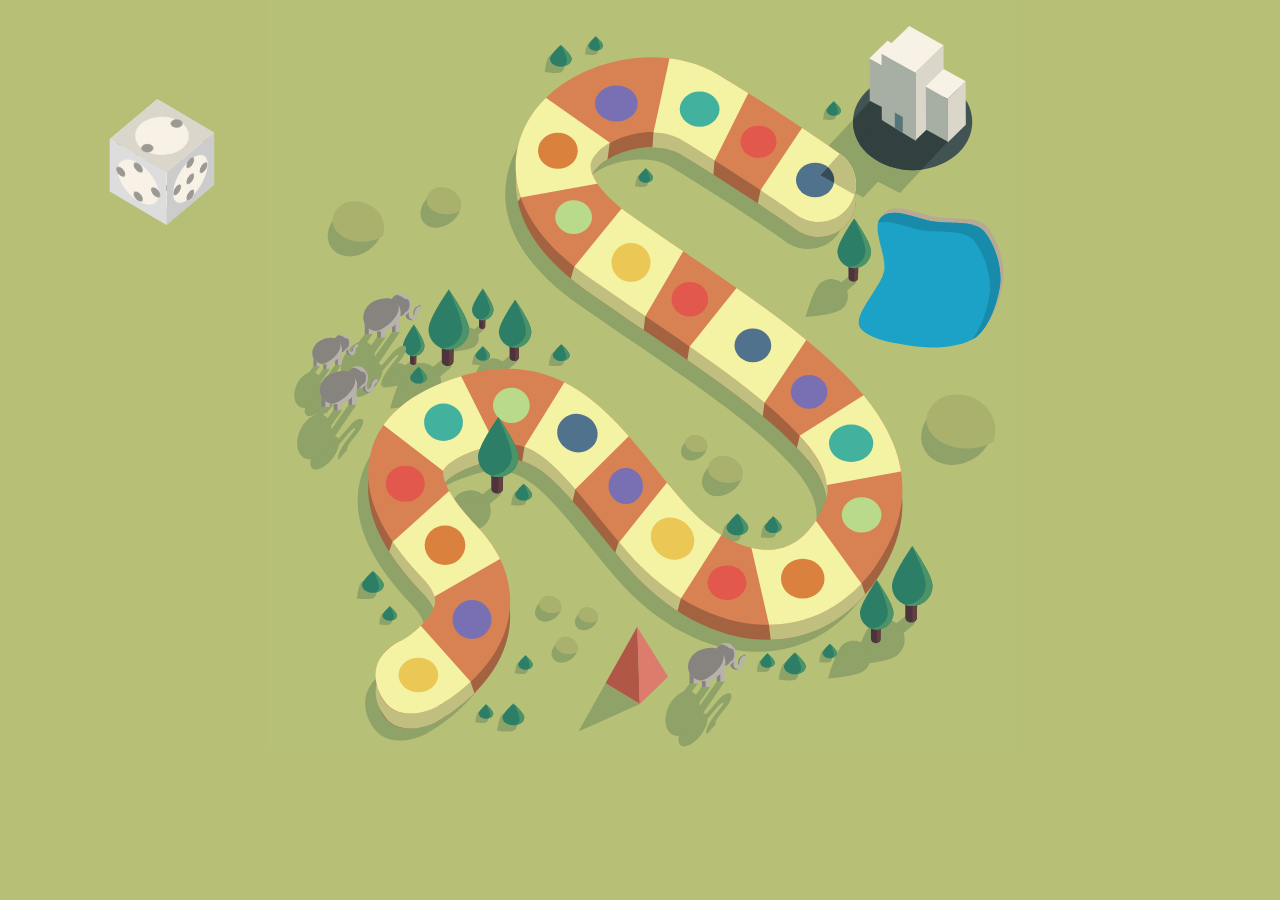
<file: HetLax/js/Snap.svg-0.4.1/demos/animated-game/index.html>
<!doctype html>
<html lang="en">

	<head>
		<meta charset="utf-8">
	    <meta name="copyright" content="Copyright © 2013 Adobe Systems Incorporated. All rights reserved.

	 Licensed under the Apache License, Version 2.0 (the “License”);
	 you may not use this file except in compliance with the License.
	 You may obtain a copy of the License at

	 http://www.apache.org/licenses/LICENSE-2.0

	 Unless required by applicable law or agreed to in writing, software
	 distributed under the License is distributed on an “AS IS” BASIS,
	 WITHOUT WARRANTIES OR CONDITIONS OF ANY KIND, either express or implied.
	 See the License for the specific language governing permissions and
	 limitations under the License.">
	
		<title>illustration</title>
		<style>
			body{
				margin: 0;
				padding: 0;
				background: #b7bf76;
				overflow: hidden;
			}
			
			svg{
				display: block;
				margin: auto;
				-webkit-transform-origin: top center;
				-webkit-transform: scale(1.5);
				-moz-transform-origin: top center;
				-moz-transform: scale(1.5);
			}
			
			.hit-area{
				cursor: pointer;
			}
			
			.face .mouth{
				-webkit-transform-origin: 0px 4px;
				-webkit-transition: -webkit-transform .4s;
				-webkit-transform: scale(1, 0);
				-moz-transform-origin: 0px 4px;
				-moz-transition: -webkit-transform .4s;
				-moz-transform: scale(1, 0);
			}
			
			.face .eye.right{
				-webkit-transform-origin: 8px -4px;
				-moz-transform-origin: 8px -4px;
			}
			
			.face .eye.left{
				-webkit-transform-origin: -8px -4px;
				-moz-transform-origin: -8px -4px;
			}
			
			.face .eye{
				-webkit-transition: -webkit-transform .2s;
				-webkit-transform: scale(1, 0);
				-moz-transition: -webkit-transform .2s;
				-moz-transform: scale(1, 0);
			}
			
			@-webkit-keyframes breeze{
				0% {
					-webkit-transform: rotate(0deg);
				}
				50% {
					-webkit-transform: rotate(10deg);
				}
				100% {
					-webkit-transform: rotate(0deg);
				}
			}
			
			@-moz-keyframes breeze{
				0% {
					-moz-transform: rotate(0deg);
				}
				50% {
					-moz-transform: rotate(10deg);
				}
				100% {
					-moz-transform: rotate(0deg);
				}
			}
			
			@-webkit-keyframes blink{
				0% {
					-webkit-transform: scale(1, 0);
				}
				10% {
					-webkit-transform: scale(1, 1);
				}
				90% {
					-webkit-transform: scale(1, 1);
				}
				100% {
					-webkit-transform: scale(1, 0);
				}
			}
			
			@-moz-keyframes blink{
				0% {
					-moz-transform: scale(1, 0);
				}
				10% {
					-moz-transform: scale(1, 1);
				}
				90% {
					-moz-transform: scale(1, 1);
				}
				100% {
					-moz-transform: scale(1, 0);
				}
			}
			
			@-webkit-keyframes talk{
				0% {
					-webkit-transform: scale(1, 0);
				}
				50% {
					-webkit-transform: scale(1, 1);
				}
				100% {
					-webkit-transform: scale(1, 0);
				}
			}
			
			@-moz-keyframes talk{
				0% {
					-moz-transform: scale(1, 0);
				}
				50% {
					-moz-transform: scale(1, 1);
				}
				100% {
					-moz-transform: scale(1, 0);
				}
			}
			
			.tree{
				-webkit-transform-origin: 50% 100%;
				-webkit-animation: breeze 2s ease-out infinite;
				-moz-transform-origin: 50% bottom;
				/*-moz-animation: breeze 2s ease-out infinite;*/
			}
			
			.tree .face.animating .eye{
				-webkit-transform: scale(1, 1);
				-moz-transform: scale(1, 1);
			}
			
			.face.animating .eye{
				-webkit-animation: blink 5s infinite;
				-moz-animation: blink 5s infinite;
			}
			
			.face.animating .mouth{
				-webkit-animation: talk 1s infinite;
				-moz-animation: talk 1s infinite;
			}
			
			#cube-hitarea{
				position: absolute;
				top: 100px;
				left: 100px;
				width: 125px;
				height: 125px;	
				cursor: pointer;		
			}
			
			#cube{
				position: absolute;
				left: 25px;
				top: 25px;
				width: 74px;
				height: 74px;
				z-index: 100;
				backface-visibility: visible;
				pointer-events: none;
				-webkit-transform-style: preserve-3d;
				-webkit-transform-origin: center center;
				-webkit-backface-visibility: visible;
				-webkit-transform: rotateX(-45deg) rotateY(50deg);
				-webkit-transition: -webkit-transform 1s;
				-moz-transform-style: preserve-3d;
				-moz-transform-origin: center center;
				-moz-backface-visibility: visible;
				-moz-transform: rotateX(-45deg) rotateY(50deg);
				-moz-transition: -moz-transform 1s;
			}
			
			.side{
				position: absolute;
				top: 0;
				left: 0;
				width: 74px;
				height: 74px;
				pointer-events: none;
				backface-visibility: visible;
				-webkit-transform-origin: center center;
				-webkit-backface-visibility: visible;
				-moz-transform-origin: center center;
				-moz-backface-visibility: visible;
			}
			
			.side *{
				pointer-events: none;
			}
			
			#cube .side:nth-child(1) {
				-webkit-transform: translateY(37px) rotateX(90deg);
				-moz-transform: translateY(37px) rotateX(90deg);
			}
			
			#cube .side:nth-child(2) {
				-webkit-transform: translateY(-37px) rotateX(-90deg);
				-moz-transform: translateY(-37px) rotateX(-90deg);
				
			}
		
			#cube .side:nth-child(3) {				
				-webkit-transform: translateX(37px) rotateY(-90deg);
				-moz-transform: translateX(37px) rotateY(-90deg);
				
			}
			
			#cube .side:nth-child(4) {				
				-webkit-transform: translateX(-37px) rotateY(-90deg);
				-moz-transform: translateX(-37px) rotateY(-90deg);
			}
			
			#cube .side:nth-child(5) {	
				-webkit-transform: translateZ(37px) rotateZ(90deg);
				-moz-transform: translateZ(37px) rotateZ(90deg);
			}
			
			#cube .side:nth-child(6) {			
				-webkit-transform: translateZ(-37px) rotateZ(0deg);
				-moz-transform: translateZ(-37px) rotateZ(0deg);
			}
		
		</style>
	</head>
	<body>
		<svg version="1.1" xmlns="http://www.w3.org/2000/svg" xmlns:xlink="http://www.w3.org/1999/xlink" x="0px" y="0px" width="500px"
			 height="500px" viewBox="0 0 500 500" enable-background="new 0 0 500 500" xml:space="preserve">
		
		<g id="Layer_1">
			<rect x="1.103" y="-3.397" fill="#B7C077" width="498.897" height="503.397"/>
			<polygon fill="#8FA268" points="418.781,75.171 403.456,67.284 371.524,101.763 386.849,109.65 	"/>
			<polygon fill="#8FA268" points="455.281,94.171 439.956,86.284 408.024,120.763 423.349,128.65 	"/>
			<g>
				<path fill="#8FA268" d="M307.422,349.64c2.285-1.785,5.976-0.877,8.245,2.027s2.255,6.705-0.03,8.49
					c-2.285,1.785-11.397,0.436-11.397,0.436S305.137,351.425,307.422,349.64z"/>
				<path fill="#2D7E66" d="M322.176,351.605c0,2.9-3.246,5.25-7.25,5.25s-7.25-2.35-7.25-5.25c0-2.899,7.25-9.25,7.25-9.25
					S322.176,348.706,322.176,351.605z"/>
				<g>
					<path fill="#4B9469" d="M315.638,343c0.56,1.102,4.291,8.604,3.316,11.104c-0.551,1.413-1.879,2.357-3.551,2.734
						c3.781-0.179,6.774-2.45,6.774-5.233C322.176,349.266,317.461,344.685,315.638,343z"/>
					<path fill="#4B9469" d="M315.501,342.874c-0.351-0.322-0.574-0.518-0.574-0.518s-0.585,0.515-1.411,1.303
						C314.567,343.22,315.325,342.938,315.501,342.874z"/>
				</g>
			</g>
			<path fill="#B7AA92" d="M448.987,144.849c11.418,1.436,26.354-1.275,32.959,6.957c6.697,8.347,11.56,23.593,10.135,34.927
				c-1.426,11.333-7.266,28.424-15.822,34.852c-8.438,6.34-26.34,8.047-37.757,6.611c-11.418-1.436-32.753-3.982-39.358-12.215
				c-6.697-8.347,14.278-27.631,15.704-38.964c1.426-11.333-9.795-29.455-1.239-35.883
				C422.048,134.793,437.569,143.412,448.987,144.849z"/>
			<path fill="#1DA2C7" d="M446.987,147.849c11.418,1.436,26.354-1.275,32.959,6.957c6.697,8.347,11.56,23.593,10.135,34.927
				c-1.426,11.333-7.266,28.424-15.822,34.852c-8.438,6.34-26.34,8.047-37.757,6.611c-11.418-1.436-32.753-3.982-39.358-12.215
				c-6.697-8.347,14.278-27.631,15.704-38.964c1.426-11.333-9.795-29.455-1.239-35.883
				C420.048,137.793,435.569,146.412,446.987,147.849z"/>
			<path fill="#188BAB" d="M479.946,154.806c-6.605-8.232-21.542-5.521-32.959-6.957c-11.418-1.436-26.939-10.056-35.378-3.716
				c-1.42,1.067-2.287,2.462-2.765,4.089c8.765-2.002,21.436,4.406,31.143,5.627c11.418,1.436,26.354-1.275,32.959,6.957
				c6.697,8.347,11.56,23.593,10.135,34.927c-1.176,9.346-5.356,22.603-11.584,30.571c0.994-0.534,1.935-1.098,2.762-1.719
				c8.556-6.428,14.396-23.519,15.822-34.852C491.507,178.399,486.644,163.153,479.946,154.806z"/>
			<g>
				<path fill="#8FA268" d="M141.244,332.65l5.092,6.17l9.996-8.312c0.023-0.018,0.05-0.027,0.072-0.046
					c1.341-1.106,1.322-3.343-0.042-4.995s-3.556-2.095-4.896-0.988C151.261,324.648,141.244,332.65,141.244,332.65z"/>
				<path fill="#8FA268" d="M143.154,334.964l12.684-10.036c-1.354-1.194-3.192-1.423-4.372-0.449
					c-0.205,0.169-10.222,8.171-10.222,8.171L143.154,334.964z"/>
				<path fill="#8FA268" d="M128.41,330.061c5.75-4.746,14.259-3.932,19.005,1.819c4.746,5.75,3.932,14.259-1.819,19.005
					c-5.75,4.746-29.031,6.456-29.031,6.456S122.66,334.807,128.41,330.061z"/>
				<path fill="#8FA268" d="M116.565,357.341c0,0,0.07-0.005,0.176-0.014c1.86-4.138,9.678-20.974,15.261-24.357
					c6.072-3.679,13.88-1.998,17.949,3.676c-0.5-1.695-1.341-3.319-2.536-4.767c-4.746-5.75-13.255-6.565-19.005-1.819
					C122.66,334.807,116.565,357.341,116.565,357.341z"/>
			</g>
			<g>
				<g>
					<path fill="#8FA268" d="M137.623,221.277l2.694,3.265l5.289-4.398c0.012-0.009,0.026-0.015,0.038-0.024
						c0.709-0.585,0.699-1.769-0.022-2.643c-0.722-0.874-1.881-1.108-2.591-0.523C142.923,217.043,137.623,221.277,137.623,221.277z"
						/>
					<path fill="#8FA268" d="M138.633,222.501l6.711-5.31c-0.716-0.632-1.689-0.753-2.313-0.238c-0.108,0.089-5.408,4.324-5.408,4.324
						L138.633,222.501z"/>
					<path fill="#8FA268" d="M130.832,219.907c3.043-2.511,7.545-2.08,10.056,0.962c2.511,3.043,2.08,7.545-0.962,10.056
						c-3.043,2.511-15.361,3.416-15.361,3.416S127.79,222.418,130.832,219.907z"/>
					<path fill="#8FA268" d="M124.565,234.341c0,0,0.037-0.003,0.093-0.007c0.984-2.189,5.121-11.098,8.075-12.887
						c3.213-1.946,7.344-1.057,9.497,1.945c-0.264-0.897-0.709-1.756-1.342-2.522c-2.511-3.043-7.013-3.473-10.056-0.962
						C127.79,222.418,124.565,234.341,124.565,234.341z"/>
				</g>
				<g id="tree_2_" class="tree">
					<path fill="#4D333C" d="M146.93,210.747h-4.233l0.025,6.878c-0.001,0.015-0.006,0.03-0.006,0.045c0,0.92,0.919,1.665,2.052,1.665
						s2.052-0.746,2.052-1.665C146.821,217.53,146.93,210.747,146.93,210.747z"/>
					<path fill="#61403F" d="M145.342,210.747l-0.176,8.556c0.943-0.15,1.656-0.823,1.656-1.633c0-0.141,0.108-6.923,0.108-6.923
						H145.342z"/>
					<path fill="#2D7E66" d="M152.309,206.382c0,3.945-3.198,7.143-7.143,7.143c-3.945,0-7.143-3.198-7.143-7.143
						s7.143-14.021,7.143-14.021S152.309,202.437,152.309,206.382z"/>
					<path fill="#4B9469" d="M145.166,192.361c0,0-0.022,0.031-0.054,0.076c1.062,2.153,5.3,11.013,4.799,14.431
						c-0.544,3.717-3.86,6.337-7.545,6.086c0.86,0.367,1.806,0.571,2.8,0.571c3.945,0,7.143-3.198,7.143-7.143
						C152.309,202.437,145.166,192.361,145.166,192.361z"/>
				</g>
			</g>
			<g>
				<g>
					<path fill="#8FA268" d="M155.331,243.566l4.078,4.942l8.006-6.657c0.018-0.014,0.04-0.022,0.058-0.037
						c1.074-0.886,1.059-2.677-0.034-4.001c-1.092-1.323-2.848-1.678-3.922-0.792C163.354,237.157,155.331,243.566,155.331,243.566z"
						/>
					<path fill="#8FA268" d="M156.86,245.419l10.159-8.038c-1.084-0.957-2.556-1.139-3.501-0.36c-0.164,0.135-8.187,6.545-8.187,6.545
						L156.86,245.419z"/>
					<path fill="#8FA268" d="M145.052,241.492c4.606-3.801,11.42-3.149,15.221,1.457c3.801,4.606,3.149,11.42-1.457,15.221
						c-4.606,3.801-23.252,5.171-23.252,5.171S140.446,245.293,145.052,241.492z"/>
					<path fill="#8FA268" d="M135.565,263.341c0,0,0.056-0.004,0.141-0.011c1.489-3.314,7.751-16.799,12.223-19.508
						c4.863-2.946,11.117-1.6,14.376,2.944c-0.4-1.357-1.074-2.658-2.031-3.818c-3.801-4.606-10.616-5.258-15.221-1.457
						C140.446,245.293,135.565,263.341,135.565,263.341z"/>
				</g>
				<g id="tree_3_" class="tree">
					<path fill="#4D333C" d="M169.418,227.627h-6.407l0.039,10.412c-0.001,0.023-0.008,0.045-0.008,0.068
						c0,1.392,1.391,2.521,3.107,2.521s3.107-1.129,3.107-2.521C169.255,237.895,169.418,227.627,169.418,227.627z"/>
					<path fill="#61403F" d="M167.015,227.627l-0.267,12.951c1.428-0.227,2.506-1.246,2.506-2.471c0-0.213,0.164-10.48,0.164-10.48
						H167.015z"/>
					<path fill="#2D7E66" d="M177.561,221.02c0,5.971-4.841,10.812-10.812,10.812c-5.971,0-10.812-4.841-10.812-10.812
						s10.812-21.224,10.812-21.224S177.561,215.049,177.561,221.02z"/>
					<path fill="#4B9469" d="M166.749,199.796c0,0-0.033,0.046-0.081,0.116c1.608,3.258,8.022,16.671,7.265,21.844
						c-0.823,5.626-5.842,9.592-11.421,9.213c1.302,0.555,2.733,0.864,4.238,0.864c5.971,0,10.812-4.841,10.812-10.812
						C177.561,215.048,166.749,199.796,166.749,199.796z"/>
				</g>
			</g>
			<g>
				<g>
					<path fill="#8FA268" d="M108.244,247.65l5.092,6.17l9.996-8.312c0.023-0.018,0.05-0.027,0.072-0.046
						c1.341-1.106,1.322-3.343-0.042-4.995s-3.556-2.095-4.896-0.988C118.261,239.648,108.244,247.65,108.244,247.65z"/>
					<path fill="#8FA268" d="M110.154,249.964l12.684-10.036c-1.354-1.194-3.192-1.423-4.372-0.449
						c-0.205,0.169-10.222,8.171-10.222,8.171L110.154,249.964z"/>
					<path fill="#8FA268" d="M95.41,245.061c5.75-4.746,14.259-3.932,19.005,1.819c4.746,5.75,3.932,14.259-1.819,19.005
						c-5.75,4.746-29.031,6.456-29.031,6.456S89.66,249.807,95.41,245.061z"/>
					<path fill="#8FA268" d="M83.565,272.341c0,0,0.07-0.005,0.176-0.014c1.86-4.138,9.678-20.974,15.262-24.357
						c6.072-3.679,13.88-1.998,17.949,3.676c-0.5-1.695-1.341-3.319-2.536-4.767c-4.746-5.75-13.255-6.565-19.005-1.819
						C89.66,249.807,83.565,272.341,83.565,272.341z"/>
				</g>
				<g id="tree" class="tree">
					<path fill="#4D333C" d="M125.833,227.75h-8l0.048,13c-0.001,0.029-0.011,0.056-0.011,0.085c0,1.738,1.737,3.147,3.879,3.147
						s3.879-1.409,3.879-3.147C125.629,240.569,125.833,227.75,125.833,227.75z"/>
					<path fill="#61403F" d="M122.833,227.75l-0.333,16.171c1.783-0.284,3.129-1.556,3.129-3.086c0-0.266,0.204-13.085,0.204-13.085
						H122.833z"/>
					<path fill="#2D7E66" d="M136,219.5c0,7.456-6.044,13.5-13.5,13.5s-13.5-6.044-13.5-13.5s13.5-26.5,13.5-26.5
						S136,212.044,136,219.5z"/>
					<path fill="#4B9469" d="M122.5,193c0,0-0.041,0.058-0.101,0.144c2.008,4.068,10.016,20.815,9.071,27.274
						c-1.028,7.025-7.295,11.977-14.26,11.503c1.625,0.693,3.413,1.078,5.291,1.078c7.456,0,13.5-6.044,13.5-13.5
						C136,212.044,122.5,193,122.5,193z"/>
				</g>
			</g>
			<g>
				<path fill="#8FA268" d="M107.995,488.935c0,0-27.495,15.065-38.495-8.435s14.505-35.435,14.505-35.435l-0.12,0.066
					c8.25-4.635,21.086-15.728,22.441-24.818c0.706-4.742-2.117-10.473-8.392-17.033c-29.661-31.009-40.896-58.425-34.35-83.813
					c5.938-23.025,25.774-39.959,58.958-50.329c29.623-9.256,55.577-6.308,79.346,9.018c19.332,12.465,34.375,31.005,51.794,52.473
					c5.819,7.172,11.837,14.588,18.272,22.071c19.028,22.127,42.605,34.183,61.514,31.455c13.414-1.932,24.096-11.502,31.747-28.444
					c9.5-21.035-10.042-41.312-19.434-51.055c-23.146-24.015-60.765-49.642-100.592-76.773c-11.578-7.887-23.55-16.042-35.499-24.381
					c-70.021-48.869-47.963-94.971-39.535-107.937c24.343-37.448,86.145-51.298,124.771-27.962
					c48.298,29.18,80.323,52.135,81.663,53.098c11.212,8.058,13.768,23.68,5.71,34.891c-8.059,11.21-23.676,13.767-34.889,5.712l0,0
					c-0.312-0.225-31.873-22.831-78.34-50.905c-14.191-8.572-46.646-3.502-56.994,12.417c-2.279,3.506-2.561,6.683-0.974,10.966
					c1.817,4.903,7.769,15.154,27.204,28.718c11.716,8.177,23.57,16.252,35.033,24.061c42.021,28.626,81.712,55.665,108.441,83.397
					c15.897,16.493,26.271,32.227,31.712,48.098c6.755,19.703,5.844,39.296-2.71,58.235c-14.717,32.586-39.643,52.955-70.188,57.354
					c-4.11,0.592-8.272,0.884-12.457,0.884c-32.675,0.002-67.042-17.771-94.094-49.228c-6.902-8.025-13.149-15.725-19.19-23.17
					c-33.405-41.169-46.527-54.919-77.399-45.269c-18.515,5.786-24.713,12.207-25.456,15.09c-1.033,4.008,2.451,16.261,22.065,36.768
					c21.94,22.938,23.89,44.913,21.661,59.309C150.006,464.983,112.278,486.592,107.995,488.935z"/>
			</g>
			<polygon fill="#8FA268" points="444.031,82.921 421.206,70.034 376.024,118.763 398.849,131.65 	"/>
			<ellipse fill="#425353" cx="431.75" cy="81.25" rx="39.75" ry="32.25"/>
			<g>
				<path fill="#A46340" d="M114.994,480.935c0,0-29.994,15.565-38.994-9.935s15.006-33.935,15.006-33.935l-0.122,0.065
					c8.25-4.634,21.087-15.728,22.441-24.818c0.706-4.74-2.116-10.472-8.391-17.031c-29.663-31.01-40.897-58.425-34.35-83.815
					c5.938-23.025,25.775-39.956,58.959-50.328c29.623-9.255,55.578-6.306,79.344,9.019c19.334,12.463,34.375,31.003,51.794,52.472
					c5.821,7.172,11.837,14.588,18.271,22.072c19.032,22.125,42.604,34.183,61.516,31.456c13.416-1.935,24.097-11.503,31.747-28.447
					c3.084-6.828,9.5-21.034-19.435-51.053c-23.146-24.016-60.763-49.644-100.591-76.775c-11.578-7.884-23.55-16.041-35.5-24.381
					c-70.019-48.869-47.962-94.972-39.534-107.938c24.345-37.447,86.149-51.296,124.771-27.959
					c48.297,29.178,80.322,52.134,81.663,53.097c11.212,8.059,13.769,23.678,5.709,34.891c-8.059,11.21-23.673,13.767-34.887,5.712
					l-0.001,0c-0.312-0.225-31.871-22.832-78.34-50.906c-16.629-10.045-48.164-1.173-56.994,12.418
					c-2.278,3.506-2.562,6.682-0.975,10.966c1.819,4.903,7.769,15.153,27.207,28.719c11.716,8.175,23.568,16.25,35.031,24.06
					c42.021,28.625,81.712,55.666,108.44,83.396c15.896,16.494,26.271,32.229,31.713,48.101c6.756,19.699,5.844,39.293-2.71,58.234
					c-14.716,32.584-39.644,52.953-70.188,57.353c-36.207,5.218-76.034-12.859-106.55-48.344c-6.903-8.024-13.15-15.725-19.19-23.169
					c-33.406-41.168-46.527-54.915-77.4-45.269c-18.516,5.784-24.712,12.206-25.456,15.091c-1.031,4.006,2.453,16.26,22.065,36.766
					c21.941,22.938,23.891,44.912,21.663,59.31C157.006,456.984,119.278,478.591,114.994,480.935z"/>
			</g>
			<g>
				<polygon fill="#F8F1E5" points="417.514,47.235 402.848,38.955 414.939,27.215 429.606,35.495 		"/>
				<polygon fill="#DBD6CA" points="417.514,47.235 417.626,76.223 429.718,64.483 429.606,35.495 		"/>
				<polygon fill="#A7AFA4" points="417.835,75.829 403.169,67.548 403.052,39.102 417.719,47.382 		"/>
			</g>
			<defs>
				<filter id="Adobe_OpacityMaskFilter" filterUnits="userSpaceOnUse" x="68.781" y="48.158" width="356.179" height="437.532">
					<feColorMatrix  type="matrix" values="1 0 0 0 0  0 1 0 0 0  0 0 1 0 0  0 0 0 1 0"/>
				</filter>
			</defs>
			<mask maskUnits="userSpaceOnUse" x="68.781" y="48.158" width="356.179" height="437.532" id="SVGID_1_">
				<g filter="url(#Adobe_OpacityMaskFilter)">
					<g>
						<g>
							<polygon fill="#FFFFFF" points="369.002,174.823 349.888,155.712 327.395,140.715 330.333,127 360.675,90.792 388.113,109.084 
								411.425,132.396 					"/>
						</g>
						<g>
							<path fill="#FFFFFF" d="M338,434.397l-2-17.731l-12-43.269l24.601-5.638L365,353.397L397.667,389l6.268,18.175l-25.173,12.585
								L338,434.397z M109,409.397l-8.039-11.622l-0.527-0.589l-20.069-22.296L85,361l39.965-26.248l19.513,21.686l20.695,20.695
								L109,409.397z M272.573,415.756l-20.044-20.047l-22.137-17.711L236,360.647l31.873-29.499l24.738,19.792L306,363.397
								l-28.5,34.75L272.573,415.756z M371,333.397l-17-32l2.5-11.064l49.908-22.089l26.842,53.685L371,333.397z M204,338.397
								l-17.119-16.618l-0.7-0.639L171,310.397l2-12.731l31.342-41.103l21.523,19.565l22.677,18.143L207,326L204,338.397z
								 M124,327.397l-8.667-11.064l-43.102-28.743l26.289-19.116l29.05-14.526L154,296.667l0.404,10.951l-24.617,12.307L124,327.397z
								 M331.55,280.052l-26.058-17.373l-1.019-0.812l-23.424-18.742l1.95-11.958l35.531-34.896l22.426,17.942l23.878,15.916
								L333,268.333L331.55,280.052z M252.135,222.594l-27.238-15.888L202,192.397l4.167-14.731L241,144.397l16.76,12.017
								l24.605,14.354L253.5,210.833L252.135,222.594z M224,131.397l-53.333,0.103L163,142.397l7.215-53.596l0.489-0.834L177,67.397
								l52.833,27.769l-1.833,13.5l-5.011,8.749L224,131.397z M298.7,118.625L258,102.397l1-14.064l12.851-50.216l53.665,26.831
								L299.667,107L298.7,118.625z"/>
						</g>
						<g>
							<polygon fill="#FFFFFF" points="94.679,500 61.398,450.077 89.706,431.204 101,423.397 137,454.333 142,469.397 
								116.301,485.584 					"/>
						</g>
					</g>
				</g>
			</mask>
			<g mask="url(#SVGID_1_)">
				<path fill="#C1BF80" d="M114.995,480.935c0,0-27.495,15.065-38.495-8.435s14.505-35.435,14.505-35.435l-0.12,0.066
					c8.25-4.635,21.086-15.728,22.441-24.818c0.706-4.742-2.117-10.473-8.392-17.033c-29.661-31.009-40.896-58.425-34.35-83.813
					c5.938-23.025,25.774-39.959,58.958-50.329c29.623-9.256,55.577-6.308,79.346,9.018c19.332,12.465,34.375,31.005,51.794,52.473
					c5.819,7.172,11.837,14.588,18.272,22.071c19.028,22.127,42.605,34.183,61.514,31.455c13.414-1.932,24.096-11.502,31.747-28.444
					c9.5-21.035-10.042-41.312-19.434-51.055c-23.146-24.015-60.765-49.642-100.592-76.773c-11.578-7.887-23.55-16.042-35.499-24.381
					c-70.021-48.869-47.963-94.971-39.535-107.937c24.343-37.448,86.145-51.298,124.771-27.962
					c48.298,29.18,80.323,52.135,81.663,53.098c11.212,8.058,13.768,23.68,5.71,34.891c-8.059,11.21-23.676,13.767-34.889,5.712l0,0
					c-0.312-0.225-31.873-22.831-78.34-50.905c-14.191-8.572-46.646-3.502-56.994,12.417c-2.279,3.506-2.561,6.683-0.974,10.966
					c1.817,4.903,7.769,15.154,27.204,28.718c11.716,8.177,23.57,16.252,35.033,24.061c42.021,28.626,81.712,55.665,108.441,83.397
					c15.897,16.493,26.271,32.227,31.712,48.098c6.755,19.703,5.844,39.296-2.71,58.235c-14.717,32.586-39.643,52.955-70.188,57.354
					c-4.11,0.592-8.272,0.884-12.457,0.884c-32.675,0.002-67.042-17.771-94.094-49.228c-6.902-8.025-13.149-15.725-19.19-23.17
					c-33.405-41.169-46.527-54.919-77.399-45.269c-18.515,5.786-24.713,12.207-25.456,15.09c-1.033,4.008,2.451,16.261,22.065,36.768
					c21.94,22.938,23.89,44.913,21.661,59.309C157.006,456.983,119.278,478.592,114.995,480.935z"/>
			</g>
			<g>
				<g>
					<path fill="#D88254" d="M114.994,470.935c0,0-29.994,15.565-38.994-9.935s15.006-33.935,15.006-33.935l-0.122,0.065
						c8.25-4.634,21.087-15.728,22.441-24.818c0.706-4.74-2.116-10.472-8.391-17.031c-29.663-31.01-40.897-58.425-34.35-83.815
						c5.938-23.025,25.775-39.956,58.959-50.328c29.623-9.255,55.578-6.306,79.344,9.019c19.334,12.463,34.375,31.003,51.794,52.472
						c5.821,7.172,11.837,14.588,18.271,22.072c19.032,22.125,42.604,34.183,61.516,31.456c13.416-1.935,24.097-11.503,31.747-28.447
						c3.084-6.828,9.5-21.034-19.435-51.053c-23.146-24.016-60.763-49.644-100.591-76.775c-11.578-7.884-23.55-16.041-35.5-24.381
						c-70.019-48.869-47.962-94.972-39.534-107.938c24.345-37.447,86.149-51.296,124.771-27.959
						c48.297,29.178,80.322,52.134,81.663,53.097c11.212,8.059,13.769,23.678,5.709,34.891c-8.059,11.21-23.673,13.767-34.887,5.712
						l-0.001,0c-0.312-0.225-31.871-22.832-78.34-50.906c-16.629-10.045-48.164-1.173-56.994,12.418
						c-2.278,3.506-2.562,6.682-0.975,10.966c1.819,4.903,7.769,15.153,27.207,28.719c11.716,8.175,23.568,16.25,35.031,24.06
						c42.021,28.625,81.712,55.666,108.44,83.396c15.896,16.494,26.271,32.229,31.713,48.101c6.756,19.699,5.844,39.293-2.71,58.234
						c-14.716,32.584-39.644,52.953-70.188,57.353c-36.207,5.218-76.034-12.859-106.55-48.344c-6.903-8.024-13.15-15.725-19.19-23.169
						c-33.406-41.168-46.527-54.915-77.4-45.269c-18.516,5.784-24.712,12.206-25.456,15.091c-1.031,4.006,2.453,16.26,22.065,36.766
						c21.941,22.938,23.891,44.912,21.663,59.31C157.006,446.984,119.278,468.591,114.994,470.935z"/>
				</g>
				<defs>
					<filter id="Adobe_OpacityMaskFilter_1_" filterUnits="userSpaceOnUse" x="68.781" y="38.158" width="356.179" height="437.525">
						<feColorMatrix  type="matrix" values="1 0 0 0 0  0 1 0 0 0  0 0 1 0 0  0 0 0 1 0"/>
					</filter>
				</defs>
				<mask maskUnits="userSpaceOnUse" x="68.781" y="38.158" width="356.179" height="437.525" id="SVGID_2_">
					<g filter="url(#Adobe_OpacityMaskFilter_1_)">
						<g>
							<g>
								<polygon fill="#FFFFFF" points="369.002,165.425 349.888,146.314 327.395,131.318 360.675,81.395 388.113,99.687 
									411.425,122.999 						"/>
							</g>
							<g>
								<path fill="#FFFFFF" d="M338,425l-14-61l24.601-5.638L365,344l38.935,53.777l-25.173,12.585L338,425z M109,400l-8.039-11.622
									l-0.527-0.589l-20.069-22.296l44.6-40.139l19.513,21.686l20.695,20.695L109,400z M272.573,406.358l-20.044-20.047
									l-22.137-17.711l37.48-46.85l24.738,19.792L306,354L272.573,406.358z M371,324l-17-32l52.408-33.153l26.842,53.685L371,324z
									 M204,329l-17.119-16.618l-0.7-0.639L171,301l33.342-53.834l21.523,19.565l22.677,18.143L204,329z M124,318l-51.769-39.807
									l26.289-19.116l29.05-14.526l26.834,53.669l-24.617,12.307L124,318z M331.55,270.654l-26.058-17.373l-1.019-0.812
									l-23.424-18.742l37.481-46.854l22.426,17.942l23.878,15.916L331.55,270.654z M252.135,213.197l-27.238-15.888L202,183l39-48
									l16.76,12.017l24.605,14.354L252.135,213.197z M224,122l-61,11l7.215-53.596l0.489-0.834L177,58l57,40l-11.011,10.019L224,122
									z M298.7,109.228L258,93l13.851-64.28l53.665,26.831L298.7,109.228z"/>
							</g>
							<g>
								<polygon fill="#FFFFFF" points="94.679,490.603 61.398,440.68 89.706,421.807 101,414 142,460 116.301,476.187 						"/>
							</g>
						</g>
					</g>
				</mask>
				<g mask="url(#SVGID_2_)">
					<path fill="#F4F2A3" d="M114.995,470.935c0,0-27.995,15.399-38.662-9.268C65.667,437,91.005,427.065,91.005,427.065l-0.12,0.066
						c8.25-4.635,21.086-15.728,22.441-24.818c0.706-4.742-2.117-10.473-8.392-17.033c-29.661-31.009-40.896-58.425-34.35-83.813
						c5.938-23.025,25.774-39.959,58.958-50.329c29.623-9.256,55.577-6.308,79.346,9.018c19.332,12.465,34.375,31.005,51.794,52.473
						c5.819,7.172,11.837,14.588,18.272,22.071c19.028,22.127,42.605,34.183,61.514,31.455c13.414-1.932,24.096-11.502,31.747-28.444
						c9.5-21.035-10.042-41.312-19.434-51.055c-23.146-24.015-60.765-49.642-100.592-76.773c-11.578-7.887-23.55-16.042-35.499-24.381
						c-70.021-48.869-47.963-94.971-39.535-107.937c24.343-37.448,86.145-51.298,124.771-27.962
						c48.298,29.18,80.323,52.135,81.663,53.098c11.212,8.058,13.768,23.68,5.71,34.891c-8.059,11.21-23.676,13.767-34.889,5.712l0,0
						c-0.312-0.225-31.873-22.831-78.34-50.905c-14.191-8.572-46.646-3.502-56.994,12.417c-2.279,3.506-2.561,6.683-0.974,10.966
						c1.817,4.903,7.769,15.154,27.204,28.718c11.716,8.177,23.57,16.252,35.033,24.061c42.021,28.626,81.712,55.665,108.441,83.397
						c15.897,16.493,26.271,32.227,31.712,48.098c6.755,19.703,5.844,39.296-2.71,58.235c-14.717,32.586-39.643,52.955-70.188,57.354
						c-4.11,0.592-8.272,0.884-12.457,0.884c-32.675,0.002-67.042-17.771-94.094-49.228c-6.902-8.025-13.149-15.725-19.19-23.17
						c-33.405-41.169-46.527-54.919-77.399-45.269c-18.515,5.786-24.713,12.207-25.456,15.09c-1.033,4.008,2.451,16.261,22.065,36.768
						c21.94,22.938,23.89,44.913,21.661,59.309C157.006,446.983,119.278,468.592,114.995,470.935z"/>
				</g>
			</g>
			<g id="dots">
				<ellipse fill="#50728C" cx="366.75" cy="120" rx="12.75" ry="11.5"/>
				<ellipse fill="#BADA8B" cx="164.25" cy="270.25" rx="12.25" ry="11.75"/>
				<ellipse fill="#7970B3" cx="362.75" cy="261.25" rx="12.25" ry="11.25"/>
				<ellipse fill="#42B19D" cx="390.75" cy="295.5" rx="14.75" ry="12.5"/>
				<ellipse fill="#DA813E" cx="120" cy="363.5" rx="13.545" ry="13.122"/>
				<ellipse fill="#42B19D" cx="119" cy="281.5" rx="12.928" ry="12.524"/>
				<ellipse transform="matrix(0.9297 0.3683 -0.3683 0.9297 120.9971 -56.4044)" fill="#50728C" cx="208.25" cy="288.75" rx="13.608" ry="12.715"/>
				<ellipse transform="matrix(0.7964 0.6048 -0.6048 0.7964 272.4656 -91.1952)" fill="#EBC755" cx="271.674" cy="359.063" rx="15.027" ry="13.5"/>
				<ellipse fill="#DA813E" cx="358.5" cy="385.75" rx="14.5" ry="13.25"/>
				<circle fill="#7970B3" cx="138" cy="413" r="13"/>
				<ellipse fill="#E2584C" cx="93.5" cy="322.5" rx="13" ry="12"/>
				<ellipse fill="#7970B3" cx="240.5" cy="324" rx="11.5" ry="12"/>
				<ellipse fill="#E2584C" cx="308" cy="388.5" rx="13" ry="11.5"/>
				<ellipse fill="#BADA8B" cx="397.75" cy="343.25" rx="13.25" ry="11.75"/>
				<ellipse fill="#E2584C" cx="283.25" cy="199.5" rx="12.25" ry="11.5"/>
				<ellipse fill="#50728C" cx="325.25" cy="230.25" rx="12.25" ry="11.25"/>
				<circle fill="#EBC755" cx="244" cy="175" r="13"/>
				<ellipse fill="#BADA8B" cx="205.75" cy="144.75" rx="12.25" ry="11.25"/>
				<ellipse fill="#DA813E" cx="195.25" cy="100.5" rx="13.25" ry="12"/>
				<ellipse fill="#7970B3" cx="234.25" cy="69" rx="14.25" ry="12"/>
				<ellipse fill="#42B19D" cx="289.75" cy="72.75" rx="13.25" ry="11.75"/>
				<ellipse fill="#E2584C" cx="329" cy="94.5" rx="12" ry="10.75"/>
				<ellipse fill="#EBC755" cx="102.25" cy="450" rx="13.25" ry="11.5"/>
			</g>
			<g id="tree_6_" class="tree">
				<g>
					<path fill="#4D333C" d="M158.833,312.75h-8l0.048,13c-0.001,0.029-0.011,0.056-0.011,0.085c0,1.738,1.737,3.147,3.879,3.147
						s3.879-1.409,3.879-3.147C158.629,325.569,158.833,312.75,158.833,312.75z"/>
					<path fill="#61403F" d="M155.833,312.75l-0.333,16.171c1.783-0.284,3.129-1.556,3.129-3.086c0-0.266,0.204-13.085,0.204-13.085
						H155.833z"/>
					<path fill="#2D7E66" d="M169,304.5c0,7.456-6.044,13.5-13.5,13.5s-13.5-6.044-13.5-13.5s13.5-26.5,13.5-26.5
						S169,297.044,169,304.5z"/>
					<path fill="#4B9469" d="M155.5,278c0,0-0.041,0.058-0.101,0.144c2.008,4.068,10.016,20.815,9.071,27.274
						c-1.028,7.025-7.295,11.977-14.26,11.503c1.625,0.693,3.413,1.078,5.291,1.078c7.456,0,13.5-6.044,13.5-13.5
						C169,297.044,155.5,278,155.5,278z"/>
				</g>
			</g>
			<g>
				<defs>
					<ellipse id="SVGID_3_" cx="431.75" cy="81.25" rx="39.75" ry="32.25"/>
				</defs>
				<clipPath id="SVGID_4_">
					<use xlink:href="#SVGID_3_"  overflow="visible"/>
				</clipPath>
				<polygon clip-path="url(#SVGID_4_)" fill="#324040" points="418.781,75.171 403.456,67.284 371.524,101.763 386.849,109.65 		"/>
				<polygon clip-path="url(#SVGID_4_)" fill="#324040" points="434.031,92.921 411.206,80.034 389.024,103.763 411.849,116.65 		"/>
				<polygon clip-path="url(#SVGID_4_)" fill="#324040" points="455.281,94.171 439.956,86.284 408.024,120.763 423.349,128.65 		"/>
			</g>
			<g>
				<g>
					<path fill="#8FA268" d="M417.244,418.65l5.092,6.17l9.996-8.312c0.023-0.018,0.05-0.027,0.072-0.046
						c1.341-1.106,1.322-3.343-0.042-4.995c-1.364-1.652-3.556-2.095-4.896-0.988C427.261,410.648,417.244,418.65,417.244,418.65z"/>
					<path fill="#8FA268" d="M419.154,420.964l12.684-10.036c-1.354-1.194-3.192-1.423-4.372-0.449
						c-0.205,0.169-10.222,8.171-10.222,8.171L419.154,420.964z"/>
					<path fill="#8FA268" d="M404.41,416.061c5.75-4.746,14.259-3.932,19.005,1.819c4.746,5.75,3.932,14.259-1.819,19.005
						c-5.75,4.746-29.031,6.456-29.031,6.456S398.66,420.807,404.41,416.061z"/>
					<path fill="#8FA268" d="M392.565,443.341c0,0,0.07-0.005,0.176-0.014c1.86-4.138,9.678-20.974,15.262-24.357
						c6.072-3.679,13.88-1.998,17.949,3.676c-0.5-1.695-1.341-3.319-2.536-4.767c-4.746-5.75-13.255-6.565-19.005-1.819
						C398.66,420.807,392.565,443.341,392.565,443.341z"/>
				</g>
				<g id="tree_4_" class="tree">
					<path fill="#4D333C" d="M434.833,398.75h-8l0.048,13c-0.001,0.029-0.011,0.056-0.011,0.085c0,1.738,1.737,3.147,3.879,3.147
						s3.879-1.409,3.879-3.147C434.629,411.569,434.833,398.75,434.833,398.75z"/>
					<path fill="#61403F" d="M431.833,398.75l-0.333,16.171c1.783-0.284,3.129-1.556,3.129-3.086c0-0.266,0.204-13.085,0.204-13.085
						H431.833z"/>
					<path fill="#2D7E66" d="M445,390.5c0,7.456-6.044,13.5-13.5,13.5s-13.5-6.044-13.5-13.5s13.5-26.5,13.5-26.5
						S445,383.044,445,390.5z"/>
					<path fill="#4B9469" d="M431.5,364c0,0-0.041,0.058-0.101,0.144c2.008,4.068,10.016,20.815,9.071,27.274
						c-1.028,7.025-7.295,11.977-14.26,11.503c1.625,0.693,3.413,1.078,5.291,1.078c7.456,0,13.5-6.044,13.5-13.5
						C445,383.044,431.5,364,431.5,364z"/>
				</g>
			</g>
			<g>
				<g>
					<path fill="#8FA268" d="M91.623,245.277l2.694,3.265l5.289-4.398c0.012-0.009,0.026-0.015,0.038-0.024
						c0.709-0.585,0.699-1.769-0.022-2.643c-0.722-0.874-1.881-1.108-2.591-0.523C96.923,241.043,91.623,245.277,91.623,245.277z"/>
					<path fill="#8FA268" d="M92.633,246.501l6.711-5.31c-0.716-0.632-1.689-0.753-2.313-0.238c-0.108,0.089-5.408,4.324-5.408,4.324
						L92.633,246.501z"/>
					<path fill="#8FA268" d="M84.832,243.907c3.043-2.511,7.545-2.08,10.056,0.962c2.511,3.043,2.08,7.545-0.962,10.056
						c-3.043,2.511-15.361,3.416-15.361,3.416S81.79,246.418,84.832,243.907z"/>
					<path fill="#8FA268" d="M78.565,258.341c0,0,0.037-0.003,0.093-0.007c0.984-2.19,5.121-11.098,8.075-12.887
						c3.213-1.946,7.344-1.057,9.497,1.945c-0.264-0.897-0.709-1.756-1.342-2.522c-2.511-3.043-7.013-3.473-10.056-0.962
						C81.79,246.418,78.565,258.341,78.565,258.341z"/>
				</g>
				<g id="tree_1_" class="tree">
					<path fill="#4D333C" d="M100.93,234.747h-4.233l0.025,6.878c-0.001,0.015-0.006,0.03-0.006,0.045c0,0.92,0.919,1.665,2.052,1.665
						c1.134,0,2.052-0.746,2.052-1.665C100.821,241.53,100.93,234.747,100.93,234.747z"/>
					<path fill="#61403F" d="M99.342,234.747l-0.176,8.556c0.943-0.15,1.656-0.823,1.656-1.633c0-0.141,0.108-6.923,0.108-6.923
						H99.342z"/>
					<path fill="#2D7E66" d="M106.309,230.382c0,3.945-3.198,7.143-7.143,7.143c-3.945,0-7.143-3.198-7.143-7.143
						s7.143-14.021,7.143-14.021S106.309,226.437,106.309,230.382z"/>
					<path fill="#4B9469" d="M99.166,216.361c0,0-0.022,0.031-0.054,0.076c1.062,2.153,5.3,11.013,4.799,14.431
						c-0.544,3.717-3.86,6.337-7.545,6.086c0.86,0.367,1.806,0.571,2.8,0.571c3.945,0,7.143-3.198,7.143-7.143
						C106.309,226.437,99.166,216.361,99.166,216.361z"/>
				</g>
			</g>
			<g>
				<g>
					<path fill="#8FA268" d="M396.008,431.888l4.218,5.111l8.28-6.885c0.019-0.015,0.041-0.023,0.06-0.038
						c1.11-0.916,1.095-2.769-0.035-4.138s-2.946-1.735-4.056-0.819C404.306,425.26,396.008,431.888,396.008,431.888z"/>
					<path fill="#8FA268" d="M397.59,433.805l10.507-8.313c-1.121-0.989-2.644-1.179-3.621-0.372c-0.17,0.14-8.467,6.769-8.467,6.769
						L397.59,433.805z"/>
					<path fill="#8FA268" d="M385.377,429.743c4.763-3.931,11.812-3.257,15.743,1.507s3.257,11.812-1.507,15.743
						c-4.763,3.931-24.048,5.348-24.048,5.348S380.614,433.674,385.377,429.743z"/>
					<path fill="#8FA268" d="M375.565,452.341c0,0,0.058-0.004,0.146-0.011c1.54-3.428,8.017-17.374,12.642-20.176
						c5.03-3.047,11.498-1.655,14.868,3.045c-0.414-1.404-1.111-2.749-2.101-3.949c-3.931-4.763-10.98-5.438-15.743-1.507
						C380.614,433.674,375.565,452.341,375.565,452.341z"/>
				</g>
				<g id="tree_5_" class="tree">
					<path fill="#4D333C" d="M410.578,415.404h-6.627l0.04,10.769c-0.001,0.024-0.009,0.046-0.009,0.07
						c0,1.44,1.439,2.607,3.213,2.607s3.213-1.167,3.213-2.607C410.409,426.023,410.578,415.404,410.578,415.404z"/>
					<path fill="#61403F" d="M408.093,415.404l-0.276,13.395c1.477-0.235,2.592-1.289,2.592-2.556c0-0.22,0.169-10.839,0.169-10.839
						H408.093z"/>
					<path fill="#2D7E66" d="M419,408.57c0,6.176-5.007,11.183-11.183,11.183s-11.183-5.007-11.183-11.183
						s11.183-21.952,11.183-21.952S419,402.394,419,408.57z"/>
					<path fill="#4B9469" d="M407.817,386.618c0,0-0.034,0.048-0.084,0.119c1.663,3.37,8.297,17.242,7.514,22.593
						c-0.852,5.819-6.043,9.921-11.813,9.529c1.346,0.574,2.827,0.893,4.383,0.893c6.176,0,11.183-5.007,11.183-11.183
						C419,402.393,407.817,386.618,407.817,386.618z"/>
				</g>
			</g>
			<g>
				<path fill="#8FA268" d="M345.746,442.285c2.285-1.785,5.976-0.877,8.245,2.027s2.255,6.705-0.03,8.49
					c-2.285,1.785-11.397,0.436-11.397,0.436S343.461,444.069,345.746,442.285z"/>
				<path fill="#2D7E66" d="M360.5,444.25c0,2.9-3.246,5.25-7.25,5.25s-7.25-2.35-7.25-5.25s7.25-9.25,7.25-9.25
					S360.5,441.35,360.5,444.25z"/>
				<g>
					<path fill="#4B9469" d="M353.961,435.645c0.56,1.102,4.291,8.604,3.316,11.104c-0.551,1.413-1.879,2.357-3.551,2.734
						c3.781-0.179,6.774-2.45,6.774-5.233C360.5,441.911,355.785,437.329,353.961,435.645z"/>
					<path fill="#4B9469" d="M353.824,435.518c-0.351-0.322-0.574-0.518-0.574-0.518s-0.585,0.515-1.411,1.303
						C352.891,435.865,353.649,435.583,353.824,435.518z"/>
				</g>
			</g>
			<g>
				<defs>
					<path id="SVGID_5_" d="M114.995,470.935c0,0-27.995,15.399-38.662-9.268C65.667,437,91.005,427.065,91.005,427.065l-0.12,0.066
						c8.25-4.635,21.086-15.728,22.441-24.818c0.706-4.742-2.117-10.473-8.392-17.033c-29.661-31.009-40.896-58.425-34.35-83.813
						c5.938-23.025,25.774-39.959,58.958-50.329c29.623-9.256,55.577-6.308,79.346,9.018c19.332,12.465,34.375,31.005,51.794,52.473
						c5.819,7.172,11.837,14.588,18.272,22.071c19.028,22.127,42.605,34.183,61.514,31.455c13.414-1.932,24.096-11.502,31.747-28.444
						c9.5-21.035-10.042-41.312-19.434-51.055c-23.146-24.015-60.765-49.642-100.592-76.773c-11.578-7.887-23.55-16.042-35.499-24.381
						c-70.021-48.869-47.963-94.971-39.535-107.937c24.343-37.448,86.145-51.298,124.771-27.962
						c48.298,29.18,80.323,52.135,81.663,53.098c11.212,8.058,13.768,23.68,5.71,34.891c-8.059,11.21-23.676,13.767-34.889,5.712l0,0
						c-0.312-0.225-31.873-22.831-78.34-50.905c-14.191-8.572-46.646-3.502-56.994,12.417c-2.279,3.506-2.561,6.683-0.974,10.966
						c1.817,4.903,7.769,15.154,27.204,28.718c11.716,8.177,23.57,16.252,35.033,24.061c42.021,28.626,81.712,55.665,108.441,83.397
						c15.897,16.493,26.271,32.227,31.712,48.098c6.755,19.703,5.844,39.296-2.71,58.235c-14.717,32.586-39.643,52.955-70.188,57.354
						c-4.11,0.592-8.272,0.884-12.457,0.884c-32.675,0.002-67.042-17.771-94.094-49.228c-6.902-8.025-13.149-15.725-19.19-23.17
						c-33.405-41.169-46.527-54.919-77.399-45.269c-18.515,5.786-24.713,12.207-25.456,15.09c-1.033,4.008,2.451,16.261,22.065,36.768
						c21.94,22.938,23.89,44.913,21.661,59.309C157.006,446.983,119.278,468.592,114.995,470.935z"/>
				</defs>
				<clipPath id="SVGID_6_">
					<use xlink:href="#SVGID_5_"  overflow="visible"/>
				</clipPath>
				<polygon clip-path="url(#SVGID_6_)" fill="#C1BF80" points="438.031,80.921 415.206,68.034 370.024,116.763 392.849,129.65 		"/>
			</g>
			<g>
				<path fill="#8FA268" d="M330.006,440.356c1.521-1.188,3.977-0.584,5.487,1.349s1.501,4.462-0.02,5.65s-7.585,0.29-7.585,0.29
					S328.485,441.544,330.006,440.356z"/>
				<path fill="#2D7E66" d="M339.825,441.664c0,1.93-2.16,3.494-4.825,3.494s-4.825-1.564-4.825-3.494c0-1.93,4.825-6.156,4.825-6.156
					S339.825,439.735,339.825,441.664z"/>
				<g>
					<path fill="#4B9469" d="M335.473,435.937c0.373,0.733,2.856,5.726,2.207,7.39c-0.367,0.94-1.25,1.569-2.363,1.819
						c2.516-0.119,4.508-1.63,4.508-3.482C339.825,440.107,336.687,437.059,335.473,435.937z"/>
					<path fill="#4B9469" d="M335.382,435.854c-0.234-0.214-0.382-0.345-0.382-0.345s-0.389,0.342-0.939,0.867
						C334.761,436.084,335.265,435.896,335.382,435.854z"/>
				</g>
			</g>
			<g>
				<path fill="#8FA268" d="M191.694,235.081c1.775-1.387,4.644-0.682,6.406,1.575c1.763,2.256,1.752,5.21-0.023,6.597
					c-1.775,1.387-8.855,0.338-8.855,0.338S189.919,236.467,191.694,235.081z"/>
				<path fill="#2D7E66" d="M203.158,236.608c0,2.253-2.522,4.079-5.633,4.079c-3.111,0-5.633-1.826-5.633-4.079
					s5.633-7.187,5.633-7.187S203.158,234.355,203.158,236.608z"/>
				<g>
					<path fill="#4B9469" d="M198.078,229.921c0.435,0.856,3.334,6.685,2.576,8.628c-0.428,1.098-1.46,1.832-2.759,2.124
						c2.938-0.139,5.263-1.903,5.263-4.066C203.158,234.79,199.494,231.23,198.078,229.921z"/>
					<path fill="#4B9469" d="M197.971,229.823c-0.273-0.25-0.446-0.403-0.446-0.403s-0.454,0.4-1.097,1.013
						C197.246,230.093,197.835,229.873,197.971,229.823z"/>
				</g>
			</g>
			<g>
				<path fill="#8FA268" d="M96.594,250.092c1.775-1.387,4.644-0.682,6.406,1.575c1.763,2.256,1.752,5.21-0.023,6.597
					c-1.775,1.387-8.855,0.338-8.855,0.338S94.818,251.479,96.594,250.092z"/>
				<path fill="#2D7E66" d="M108.058,251.619c0,2.253-2.522,4.079-5.633,4.079s-5.633-1.826-5.633-4.079s5.633-7.187,5.633-7.187
					S108.058,249.366,108.058,251.619z"/>
				<g>
					<path fill="#4B9469" d="M102.977,244.933c0.435,0.856,3.334,6.685,2.576,8.628c-0.428,1.098-1.46,1.832-2.759,2.124
						c2.938-0.139,5.263-1.903,5.263-4.066C108.058,249.801,104.394,246.242,102.977,244.933z"/>
					<path fill="#4B9469" d="M102.871,244.835c-0.273-0.25-0.446-0.403-0.446-0.403s-0.454,0.4-1.097,1.013
						C102.146,245.104,102.735,244.885,102.871,244.835z"/>
				</g>
			</g>
			<g>
				<path fill="#8FA268" d="M166.594,328.092c1.775-1.387,4.644-0.682,6.406,1.575c1.763,2.257,1.752,5.21-0.023,6.597
					s-8.855,0.338-8.855,0.338S164.818,329.479,166.594,328.092z"/>
				<path fill="#2D7E66" d="M178.058,329.619c0,2.253-2.522,4.079-5.633,4.079s-5.633-1.826-5.633-4.079s5.633-7.187,5.633-7.187
					S178.058,327.366,178.058,329.619z"/>
				<g>
					<path fill="#4B9469" d="M172.977,322.933c0.435,0.856,3.334,6.685,2.576,8.628c-0.428,1.098-1.46,1.832-2.759,2.124
						c2.938-0.139,5.263-1.903,5.263-4.066C178.058,327.801,174.394,324.242,172.977,322.933z"/>
					<path fill="#4B9469" d="M172.871,322.835c-0.273-0.25-0.446-0.403-0.446-0.403s-0.454,0.4-1.097,1.013
						C172.146,323.104,172.735,322.885,172.871,322.835z"/>
				</g>
			</g>
			<g>
				<path fill="#8FA268" d="M371.572,434.034c1.521-1.188,3.977-0.584,5.487,1.349c1.51,1.933,1.501,4.462-0.02,5.65
					c-1.521,1.188-7.585,0.29-7.585,0.29S370.052,435.222,371.572,434.034z"/>
				<path fill="#2D7E66" d="M381.391,435.342c0,1.93-2.16,3.494-4.825,3.494c-2.665,0-4.825-1.564-4.825-3.494
					c0-1.93,4.825-6.156,4.825-6.156S381.391,433.413,381.391,435.342z"/>
				<g>
					<path fill="#4B9469" d="M377.04,429.615c0.373,0.733,2.856,5.726,2.207,7.39c-0.367,0.94-1.25,1.569-2.363,1.819
						c2.516-0.119,4.508-1.63,4.508-3.482C381.391,433.786,378.253,430.737,377.04,429.615z"/>
					<path fill="#4B9469" d="M376.949,429.532c-0.234-0.214-0.382-0.345-0.382-0.345s-0.389,0.342-0.939,0.867
						C376.328,429.762,376.832,429.574,376.949,429.532z"/>
				</g>
			</g>
			<g>
				<path fill="#8FA268" d="M189.671,37.275c2.285-1.785,5.976-0.877,8.245,2.027c2.268,2.904,2.255,6.705-0.03,8.49
					s-11.397,0.436-11.397,0.436S187.385,39.06,189.671,37.275z"/>
				<path fill="#2D7E66" d="M204.425,39.241c0,2.899-3.246,5.25-7.25,5.25s-7.25-2.351-7.25-5.25s7.25-9.25,7.25-9.25
					S204.425,36.341,204.425,39.241z"/>
				<g>
					<path fill="#4B9469" d="M197.886,30.636c0.56,1.102,4.291,8.604,3.316,11.104c-0.551,1.413-1.879,2.357-3.551,2.734
						c3.781-0.179,6.774-2.45,6.774-5.233C204.425,36.902,199.71,32.32,197.886,30.636z"/>
					<path fill="#4B9469" d="M197.749,30.509c-0.351-0.322-0.574-0.518-0.574-0.518s-0.585,0.515-1.411,1.303
						C196.816,30.856,197.574,30.574,197.749,30.509z"/>
				</g>
			</g>
			<g>
				<path fill="#8FA268" d="M215.497,29.025c1.521-1.188,3.977-0.584,5.487,1.349c1.51,1.933,1.501,4.462-0.02,5.65
					s-7.585,0.29-7.585,0.29S213.977,30.213,215.497,29.025z"/>
				<path fill="#2D7E66" d="M225.316,30.333c0,1.93-2.16,3.494-4.825,3.494c-2.665,0-4.825-1.564-4.825-3.494
					c0-1.93,4.825-6.156,4.825-6.156S225.316,28.404,225.316,30.333z"/>
				<g>
					<path fill="#4B9469" d="M220.965,24.606c0.373,0.733,2.856,5.726,2.207,7.39c-0.367,0.94-1.25,1.569-2.363,1.819
						c2.516-0.119,4.508-1.63,4.508-3.482C225.316,28.777,222.178,25.728,220.965,24.606z"/>
					<path fill="#4B9469" d="M220.874,24.523c-0.234-0.214-0.382-0.345-0.382-0.345s-0.389,0.342-0.939,0.867
						C220.253,24.753,220.757,24.565,220.874,24.523z"/>
				</g>
			</g>
			<g>
				<path fill="#8FA268" d="M374.164,72.359c1.521-1.188,3.977-0.584,5.487,1.349c1.51,1.933,1.501,4.462-0.02,5.65
					c-1.521,1.188-7.585,0.29-7.585,0.29S372.643,73.546,374.164,72.359z"/>
				<path fill="#2D7E66" d="M383.983,73.667c0,1.93-2.16,3.494-4.825,3.494c-2.665,0-4.825-1.564-4.825-3.494
					c0-1.93,4.825-6.156,4.825-6.156S383.983,71.737,383.983,73.667z"/>
				<g>
					<path fill="#4B9469" d="M379.632,67.94c0.373,0.733,2.856,5.726,2.207,7.39c-0.367,0.94-1.25,1.569-2.363,1.819
						c2.516-0.119,4.508-1.63,4.508-3.482C383.983,72.11,380.845,69.061,379.632,67.94z"/>
					<path fill="#4B9469" d="M379.54,67.856c-0.234-0.214-0.382-0.345-0.382-0.345s-0.389,0.342-0.939,0.867
						C378.919,68.086,379.424,67.899,379.54,67.856z"/>
				</g>
			</g>
			<g>
				<path fill="#8FA268" d="M248.847,116.985c1.521-1.188,3.977-0.584,5.487,1.349c1.51,1.933,1.501,4.462-0.02,5.65
					c-1.521,1.188-7.585,0.29-7.585,0.29S247.326,118.172,248.847,116.985z"/>
				<path fill="#2D7E66" d="M258.666,118.293c0,1.93-2.16,3.494-4.825,3.494s-4.825-1.564-4.825-3.494c0-1.93,4.825-6.156,4.825-6.156
					S258.666,116.363,258.666,118.293z"/>
				<g>
					<path fill="#4B9469" d="M254.314,112.566c0.373,0.733,2.856,5.726,2.207,7.39c-0.367,0.94-1.25,1.569-2.363,1.819
						c2.516-0.119,4.508-1.63,4.508-3.482C258.666,116.736,255.528,113.687,254.314,112.566z"/>
					<path fill="#4B9469" d="M254.223,112.482c-0.234-0.214-0.382-0.345-0.382-0.345s-0.389,0.342-0.939,0.867
						C253.602,112.712,254.106,112.525,254.223,112.482z"/>
				</g>
			</g>
			<g>
				<path fill="#8FA268" d="M158.089,476.307c2.285-1.785,5.976-0.877,8.245,2.027s2.255,6.705-0.03,8.49
					c-2.285,1.785-11.397,0.436-11.397,0.436S155.804,478.092,158.089,476.307z"/>
				<path fill="#2D7E66" d="M172.843,478.272c0,2.899-3.246,5.25-7.25,5.25c-4.004,0-7.25-2.351-7.25-5.25c0-2.9,7.25-9.25,7.25-9.25
					S172.843,475.373,172.843,478.272z"/>
				<g>
					<path fill="#4B9469" d="M166.304,469.667c0.56,1.102,4.291,8.604,3.316,11.104c-0.551,1.413-1.879,2.357-3.551,2.734
						c3.781-0.179,6.774-2.45,6.774-5.233C172.843,475.933,168.128,471.351,166.304,469.667z"/>
					<path fill="#4B9469" d="M166.167,469.541c-0.351-0.322-0.574-0.518-0.574-0.518s-0.585,0.515-1.411,1.303
						C165.234,469.887,165.992,469.605,166.167,469.541z"/>
				</g>
			</g>
			<g>
				<path fill="#8FA268" d="M142.349,474.378c1.521-1.188,3.977-0.584,5.487,1.349c1.51,1.933,1.501,4.462-0.02,5.65
					c-1.521,1.188-7.585,0.29-7.585,0.29S140.828,475.566,142.349,474.378z"/>
				<path fill="#2D7E66" d="M152.168,475.686c0,1.93-2.16,3.494-4.825,3.494c-2.665,0-4.825-1.564-4.825-3.494
					c0-1.93,4.825-6.156,4.825-6.156S152.168,473.757,152.168,475.686z"/>
				<g>
					<path fill="#4B9469" d="M147.816,469.96c0.373,0.733,2.856,5.726,2.207,7.39c-0.367,0.94-1.25,1.569-2.363,1.819
						c2.516-0.119,4.508-1.63,4.508-3.482C152.168,474.13,149.03,471.081,147.816,469.96z"/>
					<path fill="#4B9469" d="M147.725,469.876c-0.234-0.214-0.382-0.345-0.382-0.345s-0.389,0.342-0.939,0.867
						C147.104,470.106,147.608,469.919,147.725,469.876z"/>
				</g>
			</g>
			<g>
				<path fill="#8FA268" d="M168.673,441.69c1.521-1.188,3.977-0.584,5.487,1.349c1.51,1.933,1.501,4.462-0.02,5.65
					c-1.521,1.188-7.585,0.29-7.585,0.29S167.152,442.877,168.673,441.69z"/>
				<path fill="#2D7E66" d="M178.492,442.998c0,1.93-2.16,3.494-4.825,3.494c-2.665,0-4.825-1.564-4.825-3.494
					c0-1.93,4.825-6.156,4.825-6.156S178.492,441.068,178.492,442.998z"/>
				<g>
					<path fill="#4B9469" d="M174.14,437.271c0.373,0.733,2.856,5.726,2.207,7.39c-0.367,0.94-1.25,1.569-2.363,1.819
						c2.516-0.119,4.508-1.63,4.508-3.482C178.492,441.441,175.354,438.392,174.14,437.271z"/>
					<path fill="#4B9469" d="M174.049,437.187c-0.234-0.214-0.382-0.345-0.382-0.345s-0.389,0.342-0.939,0.867
						C173.428,437.417,173.932,437.23,174.049,437.187z"/>
				</g>
			</g>
			<g>
				<path fill="#8FA268" d="M78.18,408.985c1.521-1.188,3.977-0.584,5.487,1.349c1.51,1.933,1.501,4.462-0.02,5.65
					c-1.521,1.188-7.585,0.29-7.585,0.29S76.659,410.172,78.18,408.985z"/>
				<path fill="#2D7E66" d="M87.999,410.293c0,1.93-2.16,3.494-4.825,3.494c-2.665,0-4.825-1.564-4.825-3.494s4.825-6.156,4.825-6.156
					S87.999,408.363,87.999,410.293z"/>
				<g>
					<path fill="#4B9469" d="M83.647,404.566c0.373,0.733,2.856,5.726,2.207,7.39c-0.367,0.94-1.25,1.569-2.363,1.819
						c2.516-0.119,4.508-1.63,4.508-3.482C87.999,408.736,84.861,405.687,83.647,404.566z"/>
					<path fill="#4B9469" d="M83.556,404.482c-0.234-0.214-0.382-0.345-0.382-0.345s-0.389,0.342-0.939,0.867
						C82.935,404.712,83.439,404.525,83.556,404.482z"/>
				</g>
			</g>
			<g>
				<path fill="#8FA268" d="M64.422,387.973c2.285-1.785,5.976-0.877,8.245,2.027c2.268,2.904,2.255,6.705-0.03,8.49
					s-11.397,0.436-11.397,0.436S62.137,389.758,64.422,387.973z"/>
				<path fill="#2D7E66" d="M79.176,389.939c0,2.9-3.246,5.25-7.25,5.25s-7.25-2.35-7.25-5.25s7.25-9.25,7.25-9.25
					S79.176,387.039,79.176,389.939z"/>
				<g>
					<path fill="#4B9469" d="M72.638,381.333c0.56,1.102,4.291,8.604,3.316,11.104c-0.551,1.413-1.879,2.357-3.551,2.734
						c3.781-0.179,6.774-2.45,6.774-5.233C79.176,387.599,74.461,383.018,72.638,381.333z"/>
					<path fill="#4B9469" d="M72.501,381.207c-0.351-0.322-0.574-0.518-0.574-0.518s-0.585,0.515-1.411,1.303
						C71.567,381.554,72.325,381.272,72.501,381.207z"/>
				</g>
			</g>
			<g>
				<path fill="#8FA268" d="M333.027,349.747c1.775-1.387,4.644-0.682,6.406,1.575c1.763,2.257,1.752,5.21-0.023,6.597
					s-8.855,0.338-8.855,0.338S331.252,351.134,333.027,349.747z"/>
				<path fill="#2D7E66" d="M344.491,351.274c0,2.253-2.522,4.079-5.633,4.079s-5.633-1.826-5.633-4.079s5.633-7.187,5.633-7.187
					S344.491,349.022,344.491,351.274z"/>
				<g>
					<path fill="#4B9469" d="M339.411,344.588c0.435,0.856,3.334,6.685,2.576,8.628c-0.428,1.098-1.46,1.832-2.759,2.124
						c2.938-0.139,5.263-1.903,5.263-4.066C344.491,349.457,340.828,345.897,339.411,344.588z"/>
					<path fill="#4B9469" d="M339.304,344.49c-0.273-0.25-0.446-0.403-0.446-0.403s-0.454,0.4-1.097,1.013
						C338.579,344.759,339.168,344.54,339.304,344.49z"/>
				</g>
			</g>
			<g>
				<path fill="#8FA268" d="M140.18,235.651c1.521-1.188,3.977-0.584,5.487,1.349c1.51,1.933,1.501,4.462-0.02,5.65
					c-1.521,1.188-7.585,0.29-7.585,0.29S138.659,236.839,140.18,235.651z"/>
				<path fill="#2D7E66" d="M149.999,236.959c0,1.93-2.16,3.494-4.825,3.494c-2.665,0-4.825-1.564-4.825-3.494
					c0-1.93,4.825-6.156,4.825-6.156S149.999,235.03,149.999,236.959z"/>
				<g>
					<path fill="#4B9469" d="M145.647,231.232c0.373,0.733,2.856,5.726,2.207,7.39c-0.367,0.94-1.25,1.569-2.363,1.819
						c2.516-0.119,4.508-1.63,4.508-3.482C149.999,235.402,146.861,232.353,145.647,231.232z"/>
					<path fill="#4B9469" d="M145.556,231.149c-0.234-0.214-0.382-0.345-0.382-0.345s-0.389,0.342-0.939,0.867
						C144.935,231.379,145.439,231.191,145.556,231.149z"/>
				</g>
			</g>
			<g>

					<ellipse transform="matrix(0.4646 0.8855 -0.8855 0.4646 502.2097 -254.0585)" fill="#8FA268" cx="461.212" cy="288.3" rx="20.771" ry="24.544"/>
				<g>
					<path fill="none" d="M468,261c-5.767,0-11.108,1.276-15.495,3.444c5.131-1.864,11.075-2.076,16.895-0.197
						c12.964,4.185,20.39,17.132,16.585,28.917c-0.142,0.438-0.301,0.866-0.469,1.289C491.317,290.968,495,285.788,495,280
						C495,269.507,482.912,261,468,261z"/>
					<path fill="#A9B16D" d="M469.4,264.247c-5.82-1.879-11.764-1.667-16.895,0.197C445.55,267.881,441,273.565,441,280
						c0,10.493,12.088,19,27,19c6.687,0,12.801-1.714,17.516-4.547c0.168-0.423,0.327-0.851,0.469-1.289
						C489.79,281.379,482.364,268.432,469.4,264.247z"/>
				</g>
			</g>

				<ellipse transform="matrix(0.9932 0.1167 -0.1167 0.9932 36.3685 -52.3216)" fill="none" cx="465.156" cy="284.528" rx="25.404" ry="13.337"/>

				<ellipse transform="matrix(0.576 0.8175 -0.8175 0.576 389.4986 -114.181)" fill="#8FA268" cx="304.813" cy="318.363" rx="11.249" ry="14.507"/>
			<g>
				<path fill="none" d="M308.844,302.847c-2.888,0-5.563,0.639-7.76,1.725c2.57-0.934,5.547-1.04,8.461-0.099
					c6.493,2.096,10.212,8.58,8.307,14.483c-0.071,0.22-0.151,0.434-0.235,0.646c2.905-1.745,4.75-4.34,4.75-7.239
					C322.367,307.107,316.313,302.847,308.844,302.847z"/>
				<path fill="#A9B16D" d="M309.546,304.473c-2.915-0.941-5.892-0.835-8.461,0.099c-3.483,1.721-5.762,4.568-5.762,7.791
					c0,5.255,6.054,9.516,13.523,9.516c3.349,0,6.411-0.858,8.773-2.277c0.084-0.212,0.164-0.426,0.235-0.646
					C319.757,313.053,316.039,306.569,309.546,304.473z"/>
			</g>

				<ellipse transform="matrix(0.576 0.8175 -0.8175 0.576 365.8505 -107.0299)" fill="#8FA268" cx="286.096" cy="299.143" rx="7.223" ry="9.315"/>
			<g>
				<path fill="none" d="M288.684,289.18c-1.855,0-3.572,0.41-4.983,1.108c1.65-0.599,3.561-0.668,5.433-0.063
					c4.169,1.346,6.557,5.509,5.334,9.299c-0.046,0.141-0.097,0.279-0.151,0.414c1.866-1.121,3.05-2.786,3.05-4.648
					C297.367,291.916,293.48,289.18,288.684,289.18z"/>
				<path fill="#A9B16D" d="M289.134,290.225c-1.872-0.604-3.783-0.536-5.433,0.063c-2.237,1.105-3.7,2.933-3.7,5.002
					c0,3.375,3.887,6.11,8.683,6.11c2.15,0,4.116-0.551,5.633-1.462c0.054-0.136,0.105-0.274,0.151-0.414
					C295.691,295.734,293.304,291.57,289.134,290.225z"/>
			</g>

				<ellipse transform="matrix(0.576 0.8175 -0.8175 0.576 163.597 -36.67)" fill="#8FA268" cx="117.146" cy="139.363" rx="11.249" ry="14.507"/>
			<g>
				<path fill="none" d="M121.178,123.847c-2.888,0-5.563,0.639-7.76,1.725c2.57-0.934,5.547-1.04,8.461-0.099
					c6.493,2.096,10.212,8.58,8.307,14.483c-0.071,0.22-0.151,0.434-0.235,0.646c2.905-1.745,4.75-4.34,4.75-7.239
					C134.7,128.107,128.646,123.847,121.178,123.847z"/>
				<path fill="#A9B16D" d="M121.879,125.473c-2.915-0.941-5.892-0.835-8.461,0.099c-3.483,1.721-5.762,4.568-5.762,7.791
					c0,5.255,6.054,9.516,13.523,9.516c3.349,0,6.411-0.858,8.773-2.277c0.084-0.212,0.164-0.426,0.235-0.646
					C132.091,134.053,128.372,127.569,121.879,125.473z"/>
			</g>

				<ellipse transform="matrix(0.576 0.8175 -0.8175 0.576 151.2835 16.0107)" fill="#8FA268" cx="60.208" cy="153.834" rx="15.723" ry="19.612"/>
			<g>
				<path fill="none" d="M65.171,132.725c-4.314,0-8.309,0.955-11.59,2.576c3.838-1.394,8.284-1.553,12.637-0.147
					c9.697,3.13,15.252,12.814,12.406,21.63c-0.106,0.328-0.225,0.648-0.351,0.964c4.339-2.607,7.094-6.481,7.094-10.811
					C85.367,139.088,76.325,132.725,65.171,132.725z"/>
				<path fill="#A9B16D" d="M66.218,135.154c-4.353-1.405-8.799-1.247-12.637,0.147c-5.203,2.571-8.606,6.822-8.606,11.636
					c0,7.849,9.042,14.212,20.196,14.212c5.002,0,9.575-1.282,13.102-3.401c0.126-0.316,0.245-0.636,0.351-0.964
					C81.47,147.968,75.915,138.284,66.218,135.154z"/>
			</g>

				<ellipse transform="matrix(0.576 0.8175 -0.8175 0.576 412.3203 18.0488)" fill="#8FA268" cx="188.762" cy="406.476" rx="7.223" ry="9.315"/>
			<g>
				<path fill="none" d="M191.351,396.514c-1.855,0-3.572,0.41-4.983,1.108c1.65-0.599,3.561-0.668,5.433-0.063
					c4.169,1.346,6.557,5.509,5.334,9.299c-0.046,0.141-0.097,0.279-0.151,0.414c1.866-1.121,3.05-2.786,3.05-4.648
					C200.034,399.249,196.146,396.514,191.351,396.514z"/>
				<path fill="#A9B16D" d="M191.801,397.558c-1.872-0.604-3.783-0.536-5.433,0.063c-2.237,1.105-3.7,2.933-3.7,5.002
					c0,3.375,3.887,6.11,8.683,6.11c2.15,0,4.117-0.551,5.633-1.462c0.054-0.136,0.105-0.273,0.151-0.414
					C198.358,403.067,195.97,398.904,191.801,397.558z"/>
			</g>

				<ellipse transform="matrix(0.576 0.8175 -0.8175 0.576 439.3286 20.6466)" fill="#8FA268" cx="199.762" cy="433.809" rx="7.223" ry="9.315"/>
			<g>
				<path fill="none" d="M202.351,423.847c-1.855,0-3.572,0.41-4.983,1.108c1.65-0.599,3.561-0.668,5.433-0.063
					c4.169,1.346,6.557,5.509,5.334,9.299c-0.046,0.141-0.097,0.279-0.151,0.414c1.866-1.121,3.05-2.786,3.05-4.648
					C211.034,426.583,207.146,423.847,202.351,423.847z"/>
				<path fill="#A9B16D" d="M202.801,424.891c-1.872-0.604-3.783-0.536-5.433,0.063c-2.237,1.105-3.7,2.933-3.7,5.002
					c0,3.375,3.887,6.11,8.683,6.11c2.15,0,4.117-0.551,5.633-1.462c0.054-0.136,0.105-0.274,0.151-0.414
					C209.358,430.4,206.97,426.237,202.801,424.891z"/>
			</g>

				<ellipse transform="matrix(0.576 0.8175 -0.8175 0.576 428.5368 -0.0644)" fill="#8FA268" cx="214.33" cy="413.051" rx="6.431" ry="8.294"/>
			<g>
				<path fill="none" d="M216.635,404.18c-1.651,0-3.181,0.366-4.437,0.986c1.469-0.534,3.171-0.594,4.838-0.056
					c3.712,1.198,5.839,4.906,4.749,8.28c-0.041,0.126-0.086,0.248-0.134,0.369c1.661-0.998,2.716-2.481,2.716-4.139
					C224.367,406.616,220.905,404.18,216.635,404.18z"/>
				<path fill="#A9B16D" d="M217.036,405.11c-1.667-0.538-3.369-0.477-4.838,0.056c-1.992,0.984-3.295,2.612-3.295,4.454
					c0,3.005,3.462,5.441,7.731,5.441c1.915,0,3.665-0.491,5.016-1.302c0.048-0.121,0.094-0.244,0.134-0.369
					C222.875,410.016,220.749,406.309,217.036,405.11z"/>
			</g>
			<g>
				<polygon fill="#F8F1E5" points="433.531,48.421 410.706,35.534 429.524,17.263 452.349,30.15 		"/>
				<polygon fill="#DBD6CA" points="433.531,48.421 433.706,93.534 452.524,75.263 452.349,30.15 		"/>
				<polygon fill="#A7AFA4" points="434.031,93.921 411.206,80.034 411.024,35.763 433.849,48.65 		"/>
				<polygon fill="#55757B" points="425.196,88.305 419.901,85.315 419.859,75.047 425.154,78.036 		"/>
			</g>
			<g>
				<polygon fill="#F8F1E5" points="455.014,65.985 440.348,57.705 452.439,45.965 467.106,54.245 		"/>
				<polygon fill="#DBD6CA" points="455.014,65.985 455.126,94.973 467.218,83.233 467.106,54.245 		"/>
				<polygon fill="#A7AFA4" points="455.335,94.579 440.669,86.298 440.552,57.852 455.219,66.132 		"/>
			</g>
			<g>
				<g>
					<path fill="#8FA268" d="M381.008,190.888l4.218,5.111l8.28-6.885c0.019-0.015,0.041-0.023,0.06-0.038
						c1.11-0.916,1.095-2.769-0.035-4.138s-2.946-1.735-4.056-0.819C389.306,184.26,381.008,190.888,381.008,190.888z"/>
					<path fill="#8FA268" d="M382.59,192.805l10.507-8.313c-1.121-0.989-2.644-1.179-3.621-0.372c-0.17,0.14-8.467,6.769-8.467,6.769
						L382.59,192.805z"/>
					<path fill="#8FA268" d="M370.377,188.743c4.763-3.931,11.812-3.257,15.743,1.507c3.931,4.763,3.257,11.812-1.507,15.743
						s-24.048,5.348-24.048,5.348S365.614,192.674,370.377,188.743z"/>
					<path fill="#8FA268" d="M360.565,211.341c0,0,0.058-0.004,0.146-0.011c1.54-3.428,8.017-17.374,12.642-20.176
						c5.03-3.047,11.498-1.655,14.868,3.045c-0.414-1.404-1.111-2.749-2.101-3.949c-3.931-4.763-10.98-5.438-15.743-1.507
						C365.614,192.674,360.565,211.341,360.565,211.341z"/>
				</g>
				<g id="tree_7_" class="tree">
					<path fill="#4D333C" d="M395.578,174.404h-6.627l0.04,10.769c-0.001,0.024-0.009,0.046-0.009,0.07
						c0,1.44,1.439,2.607,3.213,2.607s3.213-1.167,3.213-2.607C395.409,185.023,395.578,174.404,395.578,174.404z"/>
					<path fill="#61403F" d="M393.093,174.404l-0.276,13.395c1.477-0.235,2.592-1.289,2.592-2.556c0-0.22,0.169-10.839,0.169-10.839
						H393.093z"/>
					<path fill="#2D7E66" d="M404,167.57c0,6.176-5.007,11.183-11.183,11.183s-11.183-5.007-11.183-11.183
						s11.183-21.952,11.183-21.952S404,161.394,404,167.57z"/>
					<path fill="#4B9469" d="M392.817,145.618c0,0-0.034,0.048-0.084,0.119c1.663,3.37,8.297,17.242,7.514,22.593
						c-0.852,5.819-6.043,9.921-11.813,9.529c1.346,0.574,2.827,0.893,4.383,0.893c6.176,0,11.183-5.007,11.183-11.183
						C404,161.394,392.817,145.618,392.817,145.618z"/>
				</g>
			</g>
			<g>
				<defs>
					<polygon id="SVGID_7_" points="438.031,80.921 415.206,68.034 370.024,116.763 392.849,129.65 			"/>
				</defs>
				<clipPath id="SVGID_8_">
					<use xlink:href="#SVGID_7_"  overflow="visible"/>
				</clipPath>
				<ellipse clip-path="url(#SVGID_8_)" fill="#354C5D" cx="366.75" cy="120" rx="12.75" ry="11.5"/>
			</g>
			<g>
				<polygon fill="#B05747" points="249.837,469.412 227.012,455.525 248.242,417.698 		"/>
				<polygon fill="#8FA268" points="249.837,469.412 227.012,455.525 209,487.667 		"/>
				<polygon fill="#DB7C6D" points="248.083,418.083 249.914,469.368 268.732,451.097 		"/>
			</g>
		</g>
		<g id="identifier" display="none">
			<g display="inline">
				<defs>
					<path id="SVGID_9_" d="M114.994,470.935c0,0-29.994,15.565-38.994-9.935s15.006-33.935,15.006-33.935l-0.122,0.065
						c8.25-4.634,21.087-15.728,22.441-24.818c0.706-4.74-2.116-10.472-8.391-17.031c-29.663-31.01-40.897-58.425-34.35-83.815
						c5.938-23.025,25.775-39.956,58.959-50.328c29.623-9.255,55.578-6.306,79.344,9.019c19.334,12.463,34.375,31.003,51.794,52.472
						c5.821,7.172,11.837,14.588,18.271,22.072c19.032,22.125,42.604,34.183,61.516,31.456c13.416-1.935,24.097-11.503,31.747-28.447
						c3.084-6.828,9.5-21.034-19.435-51.053c-23.146-24.016-60.763-49.644-100.591-76.775c-11.578-7.884-23.55-16.041-35.5-24.381
						c-70.019-48.869-47.962-94.972-39.534-107.938c24.345-37.447,86.149-51.296,124.771-27.959
						c48.297,29.178,80.322,52.134,81.663,53.097c11.212,8.059,13.769,23.678,5.709,34.891c-8.059,11.21-23.673,13.767-34.887,5.712
						l-0.001,0c-0.312-0.225-31.871-22.832-78.34-50.906c-16.629-10.045-48.164-1.173-56.994,12.418
						c-2.278,3.506-2.562,6.682-0.975,10.966c1.819,4.903,7.769,15.153,27.207,28.719c11.716,8.175,23.568,16.25,35.031,24.06
						c42.021,28.625,81.712,55.666,108.44,83.396c15.896,16.494,26.271,32.229,31.713,48.101c6.756,19.699,5.844,39.293-2.71,58.234
						c-14.716,32.584-39.644,52.953-70.188,57.353c-36.207,5.218-76.034-12.859-106.55-48.344c-6.903-8.024-13.15-15.725-19.19-23.169
						c-33.406-41.168-46.527-54.915-77.4-45.269c-18.516,5.784-24.712,12.206-25.456,15.091c-1.031,4.006,2.453,16.26,22.065,36.766
						c21.941,22.938,23.891,44.912,21.663,59.31C157.006,446.984,119.278,468.591,114.994,470.935z"/>
				</defs>
				<clipPath id="SVGID_10_">
					<use xlink:href="#SVGID_9_"  overflow="visible"/>
				</clipPath>
				<g clip-path="url(#SVGID_10_)">
					<path fill="#DAD891" d="M344.271,295.107c10.11-5.097,45.393,0.072,45.393,0.072s-16.825,31.441-26.934,36.538
						s-22.437,1.034-27.534-9.076C330.098,312.531,334.162,300.204,344.271,295.107z"/>
				</g>
			</g>
			<ellipse display="inline" fill="#42B19D" cx="390.75" cy="295.5" rx="14.75" ry="12.5"/>
			<g display="inline">
				<defs>
					<path id="SVGID_11_" d="M344.265,295.603c10.037-5.238,45.389-0.565,45.389-0.565s-16.382,31.674-26.419,36.912
						c-10.037,5.238-22.42,1.348-27.659-8.689C330.337,313.225,334.227,300.842,344.265,295.603z"/>
				</defs>
				<clipPath id="SVGID_12_">
					<use xlink:href="#SVGID_11_"  overflow="visible"/>
				</clipPath>

					<ellipse transform="matrix(0.9979 -0.0643 0.0643 0.9979 -18.1951 25.7734)" clip-path="url(#SVGID_12_)" fill="#389786" cx="391.006" cy="295.346" rx="14.75" ry="12.5"/>
			</g>
			<g display="inline">
				<path fill="#70C8B9" d="M410.75,254.25c0,11.322-20.5,40.5-20.5,40.5s-20.5-29.178-20.5-40.5s9.178-20.5,20.5-20.5
					S410.75,242.928,410.75,254.25z"/>
				<circle fill="#F8F1E5" cx="390.25" cy="254.75" r="15"/>
			</g>
			<path display="inline" fill="#8FA268" d="M365.713,335.974c2.386-1.168,5.218-4.011,8.081-7.523
				c-2.53-10.206-9.599-19.37-15.681-26.122c-3.331,0.225-6.185,0.726-8.059,1.643c-8.837,4.324-12.496,14.993-8.172,23.831
				C346.206,336.64,356.876,340.298,365.713,335.974z"/>
		</g>
		<g id="sketch" display="none">
			<path display="inline" fill="#188BAB" d="M823.946,170.806c-6.605-8.232-21.542-5.521-32.959-6.957
				c-11.418-1.436-26.939-10.056-35.378-3.716c-2.134,1.603-3.037,3.934-3.214,6.705c8.416-0.058,19.13,4.946,27.591,6.011
				c11.418,1.436,26.354-1.275,32.959,6.957c6.697,8.347,11.56,23.593,10.135,34.927c-1.097,8.716-4.806,20.833-10.352,28.891
				c2.097-0.863,3.976-1.871,5.53-3.038c8.556-6.428,14.396-23.519,15.822-34.852C835.507,194.399,830.644,179.153,823.946,170.806z"
				/>
			<ellipse display="inline" fill="#B7C077" cx="663.436" cy="388.124" rx="56.314" ry="15.803"/>
			<g display="inline">
				<defs>
					<ellipse id="SVGID_13_" cx="663.436" cy="388.124" rx="56.314" ry="15.803"/>
				</defs>
				<clipPath id="SVGID_14_">
					<use xlink:href="#SVGID_13_"  overflow="visible"/>
				</clipPath>
				<g clip-path="url(#SVGID_14_)">
					<path fill="#8FA268" d="M695.772,379.762c0,0,1.925,0.537,2.64,3.639c0.714,3.102-0.854,4.117-0.854,4.117l-24.749,5.698
						l-1.785-7.755L695.772,379.762z"/>
					<path fill="#8FA268" d="M644.01,383.106c19.22-4.425,36.303-1.485,38.157,6.567c1.854,8.051-12.225,18.165-31.444,22.59
						c-19.22,4.425-71.843,1.188-71.843,1.188S624.79,387.531,644.01,383.106z"/>
				</g>
			</g>
			<path display="inline" fill="#4D333C" d="M699.686,385.252c0,0-1.693,1.756-7.337,1.756c-5.644,0-6.772-1.756-6.772-1.756v-25.397
				h14.109V385.252z"/>
			<path display="inline" fill="#2D7E66" d="M720.131,334.791c0,19.722-11.874,35.711-26.522,35.711
				c-14.648,0-26.522-15.988-26.522-35.711c0-19.722,26.522-70.278,26.522-70.278S720.131,315.068,720.131,334.791z"/>
			<path display="inline" fill="#4B9469" d="M693.609,264.513c0,0-0.071,0.136-0.204,0.392c1.663,3.877,22.511,52.932,21.098,71.817
				c-1.315,17.578-11.867,31.472-24.523,33.445c1.187,0.219,2.398,0.334,3.629,0.334c14.648,0,26.522-15.988,26.522-35.711
				C720.131,315.068,693.609,264.513,693.609,264.513z"/>
			<ellipse display="inline" fill="#425353" cx="628.244" cy="125.753" rx="39.75" ry="32.25"/>
			<g display="inline">
				<polygon fill="#F8F1E5" points="630.025,92.924 607.2,80.037 626.018,61.766 648.843,74.653 		"/>
				<polygon fill="#A7AFA4" points="630.025,92.924 630.2,138.037 649.018,119.766 648.843,74.653 		"/>
				<polygon fill="#DBD6CA" points="630.525,137.424 607.7,124.537 607.518,80.266 630.343,93.153 		"/>
			</g>
			<ellipse display="inline" fill="#B7C077" cx="644.92" cy="241.126" rx="56.314" ry="15.803"/>
			<path display="inline" fill="#8FA268" d="M651.496,177.609c19.22-4.425,36.303-1.485,38.157,6.567
				c1.854,8.051-12.225,18.165-31.444,22.59s-71.843,1.188-71.843,1.188S632.276,182.034,651.496,177.609z"/>
			<g display="inline">
				<path fill="none" d="M550.225,269.333c-16.26,0-29.441,8.954-29.441,20c0,0.068,0.007,0.135,0.008,0.204
					c3.689-8.713,12.686-14.87,23.209-14.87c13.807,0,25,10.596,25,23.667c0,2.438-0.39,4.789-1.113,7.002
					c7.152-3.649,11.78-9.458,11.78-16.002C579.667,278.288,566.485,269.333,550.225,269.333z"/>
				<path fill="#A9B16D" d="M544,274.667c-10.522,0-19.52,6.157-23.209,14.87c0.162,10.951,13.274,19.796,29.434,19.796
					c6.627,0,12.741-1.488,17.662-3.998c0.723-2.213,1.113-4.564,1.113-7.002C569,285.263,557.807,274.667,544,274.667z"/>
			</g>
			<rect x="194" y="-95" display="inline" fill="#5F52A3" width="63" height="63"/>
			<rect x="275" y="-97" display="inline" fill="#BADA8B" width="67" height="67"/>
			<g display="inline">
				<circle fill="#F8F1E5" cx="-333" cy="58" r="41.006"/>
				<g>
					<g>
						<path fill="#BADA8B" d="M-333.715,97.591c-21.926,0-39.767-17.838-39.767-39.764s17.841-39.766,39.767-39.766
							s39.764,17.839,39.764,39.766S-311.789,97.591-333.715,97.591z M-333.715,24.423c-18.419,0-33.405,14.985-33.405,33.403
							c0,18.417,14.986,33.402,33.405,33.402s33.402-14.985,33.402-33.402C-300.313,39.408-315.296,24.423-333.715,24.423z"/>
					</g>
					<g>
						<path fill="#5F52A3" d="M-333.715,100.821c-23.709,0-42.998-19.287-42.998-42.995s19.289-42.996,42.998-42.996
							c23.706,0,42.995,19.289,42.995,42.996S-310.009,100.821-333.715,100.821z M-333.715,21.192
							c-20.202,0-36.636,16.434-36.636,36.634c0,20.199,16.434,36.633,36.636,36.633c20.199,0,36.633-16.434,36.633-36.633
							C-297.082,37.626-313.516,21.192-333.715,21.192z"/>
					</g>
					<g>
						<path fill="#5F52A3" d="M-333.668,110.331v-3.181c1.041,0,2.072-0.033,3.097-0.098l0.199,3.175
							C-331.459,110.295-332.559,110.331-333.668,110.331z M-336.958,110.234c-1.106-0.067-2.203-0.168-3.284-0.303l0.391-3.156
							c1.019,0.126,2.047,0.221,3.085,0.284L-336.958,110.234z M-327.092,109.917l-0.398-3.156c1.031-0.129,2.053-0.29,3.06-0.483
							l0.596,3.125C-324.908,109.608-325.992,109.779-327.092,109.917z M-343.497,109.422c-1.087-0.205-2.159-0.443-3.221-0.713
							l0.789-3.082c0.994,0.255,2.004,0.477,3.023,0.669L-343.497,109.422z M-320.614,108.684l-0.789-3.082
							c1.003-0.258,1.994-0.545,2.97-0.865l0.988,3.026C-318.489,108.102-319.543,108.411-320.614,108.684z M-349.881,107.794
							c-1.053-0.339-2.091-0.711-3.11-1.112l1.168-2.959c0.957,0.377,1.932,0.725,2.917,1.045L-349.881,107.794z M-314.355,106.643
							l-1.168-2.957c0.96-0.381,1.904-0.791,2.833-1.23l1.361,2.877C-312.32,105.8-313.326,106.238-314.355,106.643z
							 M-356.026,105.371c-0.997-0.469-1.976-0.968-2.942-1.494l1.528-2.793c0.904,0.495,1.827,0.966,2.768,1.407L-356.026,105.371z
							 M-308.396,103.833l-1.535-2.787c0.901-0.497,1.789-1.024,2.659-1.578l1.709,2.684
							C-306.489,102.741-307.433,103.302-308.396,103.833z M-361.804,102.194c-0.929-0.59-1.839-1.208-2.728-1.853l1.864-2.575
							c0.839,0.607,1.693,1.188,2.566,1.741L-361.804,102.194z M-302.845,100.298l-1.87-2.572c0.836-0.609,1.653-1.243,2.448-1.9
							l2.025,2.451C-301.086,98.978-301.953,99.652-302.845,100.298z M-367.141,98.321c-0.848-0.701-1.674-1.427-2.476-2.179
							l2.175-2.321c0.752,0.705,1.528,1.389,2.327,2.046L-367.141,98.321z M-297.766,96.095l-2.181-2.314
							c0.752-0.71,1.485-1.44,2.193-2.193l2.317,2.178C-296.187,94.565-296.964,95.341-297.766,96.095z M-371.95,93.813
							c-0.752-0.798-1.479-1.62-2.181-2.465l2.442-2.038c0.665,0.795,1.348,1.57,2.057,2.322L-371.95,93.813z M-293.258,91.292
							l-2.448-2.032c0.659-0.794,1.292-1.609,1.901-2.445l2.572,1.87C-291.879,89.577-292.556,90.445-293.258,91.292z
							 M-376.157,88.745c-0.646-0.884-1.264-1.789-1.861-2.715l2.678-1.721c0.559,0.873,1.14,1.726,1.749,2.56L-376.157,88.745z
							 M-289.384,85.963l-2.678-1.715c0.556-0.868,1.081-1.757,1.578-2.662l2.79,1.535C-288.228,84.088-288.791,85.035-289.384,85.963
							z M-379.698,83.19c-0.528-0.957-1.028-1.932-1.5-2.923l2.87-1.37c0.447,0.935,0.916,1.855,1.414,2.759L-379.698,83.19z
							 M-286.197,80.181l-2.877-1.358c0.438-0.93,0.851-1.879,1.233-2.844l2.957,1.171C-285.29,78.178-285.728,79.189-286.197,80.181z
							 M-382.513,77.244c-0.41-1.019-0.783-2.053-1.128-3.102l3.026-0.988c0.32,0.983,0.674,1.952,1.053,2.909L-382.513,77.244z
							 M-283.764,74.046l-3.026-0.988c0.32-0.975,0.609-1.966,0.864-2.968l3.082,0.786C-283.118,71.946-283.426,73.002-283.764,74.046
							z M-384.563,70.975c-0.27-1.056-0.513-2.128-0.724-3.209l3.125-0.609c0.199,1.019,0.422,2.029,0.68,3.026L-384.563,70.975z
							 M-282.13,67.657l-3.125-0.596c0.193-1.008,0.351-2.027,0.482-3.057l3.156,0.398C-281.754,65.497-281.925,66.584-282.13,67.657z
							 M-385.803,64.504c-0.137-1.084-0.242-2.178-0.314-3.281l3.175-0.202c0.065,1.034,0.165,2.063,0.295,3.082L-385.803,64.504z
							 M-281.313,61.118l-3.175-0.196c0.062-1.022,0.096-2.055,0.096-3.096l3.181-0.2v0.2
							C-281.211,58.932-281.245,60.031-281.313,61.118z M-386.222,57.926v-0.099c0-1.072,0.031-2.136,0.096-3.19l3.175,0.193
							c-0.059,0.993-0.09,1.991-0.09,2.998L-386.222,57.926z M-284.501,54.532c-0.068-1.034-0.168-2.063-0.301-3.08l3.156-0.41
							c0.14,1.083,0.245,2.176,0.32,3.279L-284.501,54.532z M-382.668,51.742l-3.156-0.388c0.134-1.097,0.304-2.184,0.506-3.257
							l3.125,0.587C-382.382,49.692-382.541,50.711-382.668,51.742z M-285.29,48.397c-0.196-1.017-0.426-2.024-0.687-3.02l3.079-0.801
							c0.276,1.058,0.519,2.13,0.733,3.212L-285.29,48.397z M-381.531,45.66l-3.082-0.786c0.273-1.07,0.578-2.128,0.913-3.167
							l3.026,0.979C-380.99,43.662-381.276,44.655-381.531,45.66z M-286.849,42.407c-0.326-0.985-0.68-1.956-1.062-2.912l2.951-1.18
							c0.407,1.016,0.786,2.049,1.131,3.093L-286.849,42.407z M-379.63,39.762l-2.957-1.165c0.404-1.028,0.839-2.039,1.308-3.034
							l2.877,1.354C-378.841,37.85-379.251,38.799-379.63,39.762z M-289.148,36.663c-0.447-0.934-0.92-1.85-1.42-2.751l2.783-1.544
							c0.531,0.957,1.034,1.932,1.507,2.925L-289.148,36.663z M-376.999,34.15l-2.79-1.528c0.528-0.966,1.09-1.915,1.681-2.844
							l2.684,1.706C-375.976,32.353-376.501,33.243-376.999,34.15z M-292.149,31.261c-0.562-0.87-1.146-1.724-1.755-2.558l2.566-1.876
							c0.646,0.884,1.267,1.788,1.861,2.71L-292.149,31.261z M-373.687,28.918l-2.572-1.87c0.646-0.89,1.32-1.76,2.019-2.608
							l2.454,2.025C-372.447,27.264-373.078,28.081-373.687,28.918z M-295.805,26.264c-0.662-0.792-1.348-1.564-2.06-2.314
							l2.311-2.187c0.755,0.797,1.485,1.619,2.19,2.464L-295.805,26.264z M-369.745,24.136l-2.324-2.171
							c0.749-0.803,1.525-1.581,2.327-2.336l2.181,2.314C-368.313,22.651-369.04,23.382-369.745,24.136z M-300.061,21.765
							c-0.755-0.705-1.532-1.387-2.33-2.043l2.019-2.457c0.848,0.699,1.674,1.424,2.479,2.173L-300.061,21.765z M-365.237,19.888
							l-2.038-2.445c0.845-0.702,1.712-1.379,2.603-2.029l1.87,2.572C-363.637,18.595-364.448,19.229-365.237,19.888z
							 M-304.845,17.829c-0.839-0.604-1.693-1.184-2.569-1.737l1.696-2.69c0.932,0.587,1.842,1.204,2.731,1.845L-304.845,17.829z
							 M-360.245,16.233l-1.715-2.678c0.923-0.592,1.867-1.154,2.83-1.687l1.541,2.783C-358.49,15.15-359.378,15.678-360.245,16.233z
							 M-310.08,14.519c-0.907-0.494-1.827-0.961-2.768-1.403l1.348-2.88c0.997,0.466,1.979,0.965,2.942,1.49L-310.08,14.519z
							 M-354.836,13.236l-1.361-2.874c0.988-0.469,1.994-0.909,3.016-1.317L-352,12C-352.96,12.384-353.904,12.795-354.836,13.236z
							 M-315.7,11.894c-0.96-0.376-1.935-0.724-2.923-1.041l0.975-3.029c1.05,0.339,2.088,0.708,3.11,1.109L-315.7,11.894z
							 M-349.092,10.942l-0.988-3.023c1.041-0.342,2.094-0.651,3.159-0.927l0.802,3.079
							C-347.123,10.332-348.114,10.622-349.092,10.942z M-321.599,10.001c-0.994-0.253-2.001-0.474-3.023-0.663l0.584-3.128
							c1.084,0.202,2.159,0.438,3.222,0.707L-321.599,10.001z M-343.1,9.394l-0.603-3.125c1.075-0.207,2.162-0.381,3.256-0.52
							l0.404,3.156C-341.074,9.035-342.093,9.199-343.1,9.394z M-327.679,8.865c-1.016-0.124-2.047-0.217-3.085-0.28l0.186-3.175
							c1.106,0.065,2.199,0.165,3.284,0.295L-327.679,8.865z M-336.961,8.606l-0.205-3.175c1.087-0.07,2.187-0.107,3.293-0.11
							l0.006,3.181C-334.905,8.505-335.936,8.539-336.961,8.606z"/>
					</g>
				</g>
			</g>
			<circle display="inline" fill="#F8F1E5" cx="-164.5" cy="238.5" r="35.5"/>
			<circle display="inline" fill="#42B19D" cx="-287" cy="463" r="22"/>
			<circle display="inline" fill="#E2584C" cx="-227" cy="463" r="22"/>
			<circle display="inline" fill="#EBC755" cx="-167" cy="463" r="22"/>
			<circle display="inline" fill="#354C5D" cx="-107" cy="463" r="22"/>
			<circle display="inline" fill="#DA813E" cx="-46" cy="463" r="22"/>
			<circle display="inline" fill="#42B19D" cx="-271" cy="611" r="22"/>
			<circle display="inline" fill="#E2584C" cx="-211" cy="611" r="22"/>
			<circle display="inline" fill="#EBC755" cx="-151" cy="611" r="22"/>
			<circle display="inline" fill="#354C5D" cx="-91" cy="611" r="22"/>
			<circle display="inline" fill="#DA813E" cx="-30" cy="611" r="22"/>
			<g display="inline">
				<path fill="#42B19D" d="M-275.667,780.333c-11.046,0-20-8.954-20-20v-86.666c0-11.046,8.954-20,20-20s20,8.954,20,20v86.666
					C-255.667,771.379-264.621,780.333-275.667,780.333z"/>
			</g>
			<g display="inline">
				<path fill="#354C5D" d="M-89.667,780.333c-11.046,0-20-8.954-20-20v-86.666c0-11.046,8.954-20,20-20s20,8.954,20,20v86.666
					C-69.667,771.379-78.621,780.333-89.667,780.333z"/>
			</g>
			<g display="inline">
				<path fill="#DA813E" d="M-31,780.333c-11.046,0-20-8.954-20-20v-86.666c0-11.046,8.954-20,20-20s20,8.954,20,20v86.666
					C-11,771.379-19.954,780.333-31,780.333z"/>
			</g>
			<path display="inline" fill="#FFFFFF" d="M-278.667,669.667c0,0-2.537,2.5-5.667,2.5s-5.667-2.5-5.667-2.5s2.537-2.5,5.667-2.5
				S-278.667,669.667-278.667,669.667z"/>
			<path display="inline" fill="#FFFFFF" d="M-261.333,669.667c0,0-2.537,2.5-5.667,2.5s-5.667-2.5-5.667-2.5s2.537-2.5,5.667-2.5
				S-261.333,669.667-261.333,669.667z"/>
			<path display="inline" fill="#FFFFFF" d="M-92.667,669.667c0,0-2.537,2.5-5.667,2.5s-5.667-2.5-5.667-2.5s2.537-2.5,5.667-2.5
				S-92.667,669.667-92.667,669.667z"/>
			<path display="inline" fill="#FFFFFF" d="M-75.333,669.667c0,0-2.537,2.5-5.667,2.5c-3.13,0-5.667-2.5-5.667-2.5
				s2.537-2.5,5.667-2.5C-77.87,667.167-75.333,669.667-75.333,669.667z"/>
			<g display="inline">
				<path fill="#EBC755" d="M-150.667,780.333c-11.046,0-20-8.954-20-20v-86.666c0-11.046,8.954-20,20-20s20,8.954,20,20v86.666
					C-130.667,771.379-139.621,780.333-150.667,780.333z"/>
			</g>
			<path display="inline" fill="#FFFFFF" d="M-153.667,669.667c0,0-2.537,2.5-5.667,2.5c-3.13,0-5.667-2.5-5.667-2.5
				s2.537-2.5,5.667-2.5C-156.204,667.167-153.667,669.667-153.667,669.667z"/>
			<path display="inline" fill="#FFFFFF" d="M-136.333,669.667c0,0-2.537,2.5-5.667,2.5s-5.667-2.5-5.667-2.5s2.537-2.5,5.667-2.5
				S-136.333,669.667-136.333,669.667z"/>
			<path display="inline" fill="#FFFFFF" d="M-34,669.667c0,0-2.537,2.5-5.667,2.5s-5.667-2.5-5.667-2.5s2.537-2.5,5.667-2.5
				S-34,669.667-34,669.667z"/>
			<path display="inline" fill="#FFFFFF" d="M-16.667,669.667c0,0-2.537,2.5-5.667,2.5s-5.667-2.5-5.667-2.5s2.537-2.5,5.667-2.5
				S-16.667,669.667-16.667,669.667z"/>
			<g display="inline">
				<path fill="#42B19D" d="M-378.983,757.672c-1.511,0-3.045-0.173-4.581-0.532c-10.746-2.519-17.418-13.266-14.914-24.011
					c4.118-17.809,6.811-58.796-9.045-58.812c-9.413-0.01-7.944,9.739-8.467,13.884c-1.228,9.731-2.756,21.844-10.152,32.478
					c-8.896,12.788-23.532,19.622-43.502,20.311c-11.077,0.373-20.297-8.261-20.678-19.299c-0.38-11.039,8.26-20.297,19.299-20.678
					c6.31-0.218,10.812-1.404,12.043-3.175c1.78-2.559,2.589-8.979,3.304-14.644c1.169-9.272,2.496-19.782,8.566-29.345
					c7.765-12.232,20.539-18.793,37.966-19.499c20.655-0.854,32.962,8.646,39.656,16.747c10.779,13.045,15.587,32.848,14.291,58.856
					c-0.864,17.33-4.189,31.676-4.331,32.277C-361.688,751.45-369.906,757.672-378.983,757.672z"/>
			</g>
			<g display="inline">
				<path fill="#E2584C" d="M-210.333,780.333c-11.046,0-20-8.954-20-20v-86.666c0-11.046,8.954-20,20-20s20,8.954,20,20v86.666
					C-190.333,771.379-199.288,780.333-210.333,780.333z"/>
			</g>
			<path display="inline" fill="#FFFFFF" d="M-213.333,669.667c0,0-2.537,2.5-5.667,2.5s-5.667-2.5-5.667-2.5s2.537-2.5,5.667-2.5
				S-213.333,669.667-213.333,669.667z"/>
			<path display="inline" fill="#FFFFFF" d="M-196,669.667c0,0-2.537,2.5-5.667,2.5c-3.13,0-5.667-2.5-5.667-2.5s2.537-2.5,5.667-2.5
				C-198.537,667.167-196,669.667-196,669.667z"/>
			<g display="inline">
				<defs>
					<path id="SVGID_15_" d="M-74.397,368.534c0,6.439-6.014,11.658-13.432,11.658s-13.433-5.22-13.433-11.658S-108.75,319-87,319.25
						S-74.397,362.095-74.397,368.534z"/>
				</defs>
				<clipPath id="SVGID_16_">
					<use xlink:href="#SVGID_15_"  overflow="visible"/>
				</clipPath>
				<g clip-path="url(#SVGID_16_)">
					<g>
						<path fill="#EBC755" d="M-88.056,422.706c-6.838,0-12.381-5.543-12.381-12.381v-53.649c0-6.838,5.543-12.381,12.381-12.381
							c6.838,0,12.381,5.543,12.381,12.381v53.649C-75.676,417.163-81.219,422.706-88.056,422.706z"/>
					</g>
					<path fill="#FFFFFF" d="M-89.913,354.2c0,0-1.571,1.548-3.508,1.548s-3.508-1.548-3.508-1.548s1.571-1.548,3.508-1.548
						S-89.913,354.2-89.913,354.2z"/>
					<path fill="#FFFFFF" d="M-79.183,354.2c0,0-1.571,1.548-3.508,1.548s-3.508-1.548-3.508-1.548s1.571-1.548,3.508-1.548
						S-79.183,354.2-79.183,354.2z"/>
				</g>
			</g>
			<circle display="inline" cx="-274.833" cy="683.167" r="3.167"/>
			<g display="inline" opacity="0.5">
				<g>
					<g enable-background="new    ">
						<defs>
							<polygon id="SVGID_17_" enable-background="new    " points="-176.386,392.016 -169.129,348.955 -133.251,349.627 
								-140.434,393.717 					"/>
						</defs>
						<clipPath id="SVGID_18_">
							<use xlink:href="#SVGID_17_"  overflow="visible"/>
						</clipPath>
						<g clip-path="url(#SVGID_18_)">
							<g>
								<g>
									<g>
										<path fill="#F8F2E5" d="M-151.399,349.287c-2.473-0.046-4.922,0.513-7.233,1.563c-2.306,1.047-4.477,2.582-6.402,4.493
											c-1.922,1.907-3.599,4.191-4.921,6.739c-1.321,2.547-2.289,5.361-2.79,8.333c-0.501,2.975-0.488,5.829-0.034,8.446
											c0.455,2.622,1.353,5.008,2.621,7.038c1.271,2.036,2.916,3.715,4.859,4.915c1.95,1.204,4.201,1.927,6.679,2.044
											c2.486,0.118,4.963-0.385,7.314-1.398c2.356-1.015,4.583-2.542,6.562-4.466c1.982-1.927,3.712-4.252,5.071-6.858
											c1.36-2.607,2.347-5.492,2.844-8.538c0.496-3.043,0.454-5.954-0.046-8.61c-0.499-2.651-1.453-5.045-2.781-7.064
											c-1.325-2.013-3.021-3.651-5.009-4.796C-146.648,349.985-148.918,349.333-151.399,349.287"/>
									</g>
								</g>
							</g>
						</g>
					</g>
				</g>
			</g>
			<path display="inline" fill="none" stroke="#42B19D" stroke-width="40" stroke-linecap="round" stroke-miterlimit="10" d="
				M-632,579c0,0-8-97,53-97s31,63,91,63s54-124,54-124"/>
		</g>
		
		<g>
			<g>
				<g>
					<path fill="#8FA268" d="M93.729,230.969c-1.229-1.403-5.014-0.029-8.691,4.254l-15.494,18.043l1.805,2.061
						c0,0,10.046-11.699,11.216-13.062c2.381-2.773,5.47-6.226,6.071-5.538s-0.6,1.942-1.882,3.435
						c-8.815,10.266-10.268,15.82-8.834,17.458l5.81-6.766c-0.865-0.988,0.76-3.892,4.829-8.63c3.016-3.512,4.369-6,4.975-7.47
						C94.268,232.97,94.335,231.662,93.729,230.969z"/>
				</g>
				<path fill="#8FA268" d="M73.302,258.081c4.699-5.619,6.491-12.282,4.004-14.883c-2.487-2.601-8.313-0.154-13.011,5.465
					c-4.699,5.619-6.491,12.282-4.004,14.883S68.604,263.7,73.302,258.081z"/>
				<polygon fill="#8FA268" points="80.478,224.827 75.21,223.998 66.108,236.924 69.519,240.362 		"/>
				<polygon fill="#8FA268" points="89.929,221.327 85.193,220.685 66.001,247.98 69.412,251.418 		"/>
				<polygon fill="#8FA268" points="72.032,222.469 67.218,222.022 59.027,232.447 62.438,235.885 		"/>
				<path fill="#8FA268" d="M63.263,256.391c6.266-3.334,10.729-12.172,9.968-19.74c-0.76-7.568-6.456-11-12.722-7.666
					c-6.266,3.334-10.729,12.172-9.968,19.74C51.302,256.293,56.998,259.725,63.263,256.391z"/>
			</g>
			<g>
				<g>
					<path fill="#B7B3AB" d="M98.076,213.564c-2.042,0-4.228-1.275-4.228-3.174v-8h3c0,0,0,5.187,0,5.792
						c0,1.229,0.104,2.792,1.104,2.792s0.896-0.588,0.896-1.25c0-4.552,2.783-6.167,5.167-6.167v3c-1.438,0-2.167,1.065-2.167,3.167
						c0,1.557-0.657,2.46-1.208,2.944C99.97,213.253,99.084,213.564,98.076,213.564z"/>
				</g>
				<g>
					<path fill="#87837F" d="M95.848,210.389v-8h-2v8c0,1.899,2.186,3.174,4.228,3.174c0.341,0,0.661-0.048,0.97-0.118
						C97.362,213.104,95.848,211.968,95.848,210.389z"/>
					<path fill="#87837F" d="M98.848,210.181c0,0,0.693,0.035,0.875-1.416c0.208-1.667,1-4.875,4.292-4.804
						c0.042,0.001,0-0.404,0-0.404c-2.383,0-5.167,1.615-5.167,6.167V210.181z"/>
				</g>
				<ellipse fill="#B7B3AB" cx="90.514" cy="203.223" rx="7.167" ry="7.5"/>
				<path fill="#87837F" d="M83.348,203.223c0,4.142,3.209,7.5,7.167,7.5c0.208,0,0.413-0.014,0.616-0.033
					c2.122-1.302,3.55-3.708,3.55-6.467c0-4.142-3.209-7.5-7.167-7.5c-0.208,0-0.413,0.014-0.616,0.033
					C84.776,198.057,83.348,200.463,83.348,203.223z"/>
				<rect x="75.014" y="217.389" fill="#B7B3AB" width="5.333" height="7.667"/>
				<rect x="74.764" y="217.389" fill="#87837F" width="2.5" height="7.667"/>
				<rect x="84.681" y="210.056" fill="#B7B3AB" width="5.333" height="11.333"/>
				<rect x="84.681" y="210.056" fill="#87837F" width="2.333" height="11.333"/>
				<rect x="66.681" y="215.056" fill="#B7B3AB" width="5.333" height="7.667"/>
				<rect x="66.494" y="215.056" fill="#87837F" width="2.708" height="7.667"/>

					<ellipse transform="matrix(0.9118 -0.4107 0.4107 0.9118 -79.3698 50.5674)" fill="#B7B3AB" cx="78" cy="210" rx="12.82" ry="10.532"/>
				<g>
					<path fill="#87837F" d="M66.311,215.266c1.32,2.931,4.104,4.829,7.418,5.455c1.201-0.216,2.411-0.584,3.597-1.118
						c6.456-2.908,14.188-11.38,11.188-16.88s-10.5-4.167-14.84-2.326C67.156,203.162,63.922,209.962,66.311,215.266z"/>
				</g>
				<path fill="#87837F" d="M96.348,203.639c0,2.439-1.455,4.417-3.25,4.417c-1.795,0-3.25-1.977-3.25-4.417s0.167-4.417,3.25-4.417
					C96.181,199.223,96.348,201.2,96.348,203.639z"/>
			</g>
		</g>
		<g>
			<g>
				<g>
					<path fill="#8FA268" d="M53.142,254.768c-0.976-1.115-3.984-0.023-6.907,3.381l-12.313,14.339l1.434,1.638
						c0,0,7.983-9.297,8.914-10.38c1.892-2.204,4.347-4.947,4.825-4.401s-0.476,1.543-1.495,2.73
						c-7.005,8.158-8.16,12.572-7.021,13.873l4.617-5.377c-0.687-0.785,0.604-3.093,3.838-6.858c2.397-2.791,3.472-4.768,3.953-5.936
						C53.571,256.359,53.624,255.319,53.142,254.768z"/>
				</g>
				<path fill="#8FA268" d="M37.705,272.34c3.734-4.465,5.158-9.761,3.182-11.827c-1.977-2.067-6.606-0.122-10.34,4.343
					s-5.158,9.761-3.182,11.827C29.341,278.75,33.971,276.806,37.705,272.34z"/>
				<polygon fill="#8FA268" points="43.407,245.914 39.221,245.255 31.987,255.528 34.698,258.26 		"/>
				<polygon fill="#8FA268" points="50.918,243.132 47.154,242.622 31.903,264.313 34.613,267.045 		"/>
				<polygon fill="#8FA268" points="36.695,244.04 32.869,243.685 26.36,251.969 29.071,254.701 		"/>
				<path fill="#8FA268" d="M29.727,270.997c4.979-2.65,8.526-9.673,7.922-15.687c-0.604-6.014-5.13-8.742-10.11-6.092
					s-8.526,9.673-7.922,15.687C20.221,270.919,24.748,273.647,29.727,270.997z"/>
			</g>
			<g>
				<g>
					<path fill="#B7B3AB" d="M57.392,236.963c-1.623,0-3.36-1.014-3.36-2.523v-6.357h2.384c0,0,0,4.122,0,4.602
						c0,0.977,0.083,2.219,0.877,2.219s0.712-0.467,0.712-0.993c0-3.617,2.212-4.9,4.106-4.9v2.384c-1.142,0-1.722,0.847-1.722,2.516
						c0,1.237-0.522,1.955-0.96,2.339C58.897,236.717,58.193,236.963,57.392,236.963z"/>
				</g>
				<g>
					<path fill="#87837F" d="M55.621,234.441v-6.357h-1.589v6.357c0,1.509,1.737,2.523,3.36,2.523c0.271,0,0.525-0.038,0.771-0.094
						C56.825,236.598,55.621,235.695,55.621,234.441z"/>
					<path fill="#87837F" d="M58.005,234.275c0,0,0.551,0.028,0.695-1.126c0.166-1.324,0.795-3.874,3.411-3.818
						c0.033,0.001,0-0.321,0-0.321c-1.894,0-4.106,1.283-4.106,4.9V234.275z"/>
				</g>
				<ellipse fill="#B7B3AB" cx="51.383" cy="228.745" rx="5.695" ry="5.96"/>
				<path fill="#87837F" d="M45.687,228.745c0,3.292,2.55,5.96,5.695,5.96c0.165,0,0.328-0.011,0.49-0.026
					c1.686-1.035,2.821-2.946,2.821-5.14c0-3.292-2.55-5.96-5.695-5.96c-0.165,0-0.328,0.011-0.49,0.026
					C46.823,224.641,45.687,226.552,45.687,228.745z"/>
				<rect x="39.065" y="240.003" fill="#B7B3AB" width="4.238" height="6.093"/>
				<rect x="38.866" y="240.003" fill="#87837F" width="1.987" height="6.093"/>
				<rect x="46.747" y="234.176" fill="#B7B3AB" width="4.238" height="9.006"/>
				<rect x="46.747" y="234.176" fill="#87837F" width="1.854" height="9.006"/>
				<rect x="32.443" y="238.149" fill="#B7B3AB" width="4.238" height="6.093"/>
				<rect x="32.294" y="238.149" fill="#87837F" width="2.152" height="6.093"/>

					<ellipse transform="matrix(0.9118 -0.4107 0.4107 0.9118 -92.5074 37.6797)" fill="#B7B3AB" cx="41.438" cy="234.131" rx="10.188" ry="8.37"/>
				<g>
					<path fill="#87837F" d="M32.149,238.316c1.049,2.329,3.262,3.838,5.895,4.335c0.954-0.172,1.916-0.464,2.859-0.888
						c5.13-2.311,11.275-9.044,8.891-13.414S41.449,225.037,38,226.5C32.82,228.697,30.25,234.101,32.149,238.316z"/>
				</g>
				<path fill="#87837F" d="M56.018,229.077c0,1.938-1.156,3.51-2.583,3.51s-2.583-1.571-2.583-3.51c0-1.938,0.132-3.51,2.583-3.51
					S56.018,227.138,56.018,229.077z"/>
			</g>
		</g>
		<g>
			<g>
				<g>
					<path fill="#8FA268" d="M65.092,279.742c-1.229-1.403-5.014-0.029-8.691,4.254l-15.494,18.043l1.805,2.061
						c0,0,10.046-11.699,11.216-13.062c2.381-2.773,5.47-6.226,6.071-5.538s-0.6,1.942-1.882,3.435
						c-8.815,10.266-10.268,15.82-8.834,17.458l5.81-6.766c-0.865-0.988,0.76-3.892,4.829-8.63c3.016-3.512,4.369-6,4.975-7.47
						C65.632,281.743,65.699,280.435,65.092,279.742z"/>
				</g>
				<path fill="#8FA268" d="M44.302,306.581c4.699-5.619,6.491-12.282,4.004-14.883s-8.313-0.154-13.011,5.465
					s-6.491,12.282-4.004,14.883S39.604,312.2,44.302,306.581z"/>
				<polygon fill="#8FA268" points="51.478,273.327 46.21,272.498 37.108,285.424 40.519,288.862 		"/>
				<polygon fill="#8FA268" points="60.929,269.827 56.193,269.185 37.001,296.48 40.412,299.918 		"/>
				<polygon fill="#8FA268" points="43.032,270.969 38.218,270.522 30.027,280.947 33.438,284.385 		"/>
				<path fill="#8FA268" d="M34.263,304.891c6.266-3.334,10.729-12.172,9.968-19.74s-6.456-11-12.722-7.666
					c-6.266,3.334-10.729,12.172-9.968,19.74C22.302,304.793,27.998,308.225,34.263,304.891z"/>
			</g>
			<g>
				<g>
					<path fill="#B7B3AB" d="M69.076,262.064c-2.042,0-4.228-1.275-4.228-3.174v-8h3c0,0,0,5.187,0,5.792
						c0,1.229,0.104,2.792,1.104,2.792s0.896-0.588,0.896-1.25c0-4.552,2.783-6.167,5.167-6.167v3c-1.438,0-2.167,1.065-2.167,3.167
						c0,1.557-0.657,2.46-1.208,2.944C70.97,261.753,70.084,262.064,69.076,262.064z"/>
				</g>
				<g>
					<path fill="#87837F" d="M66.848,258.889v-8h-2v8c0,1.899,2.186,3.174,4.228,3.174c0.341,0,0.661-0.048,0.97-0.118
						C68.362,261.604,66.848,260.468,66.848,258.889z"/>
					<path fill="#87837F" d="M69.848,258.681c0,0,0.693,0.035,0.875-1.416c0.208-1.667,1-4.875,4.292-4.804
						c0.042,0.001,0-0.404,0-0.404c-2.383,0-5.167,1.615-5.167,6.167V258.681z"/>
				</g>
				<ellipse fill="#B7B3AB" cx="61.514" cy="251.723" rx="7.167" ry="7.5"/>
				<path fill="#87837F" d="M54.348,251.723c0,4.142,3.209,7.5,7.167,7.5c0.208,0,0.413-0.014,0.616-0.033
					c2.122-1.302,3.55-3.708,3.55-6.467c0-4.142-3.209-7.5-7.167-7.5c-0.208,0-0.413,0.014-0.616,0.033
					C55.776,246.557,54.348,248.963,54.348,251.723z"/>
				<rect x="46.014" y="265.889" fill="#B7B3AB" width="5.333" height="7.667"/>
				<rect x="45.764" y="265.889" fill="#87837F" width="2.5" height="7.667"/>
				<rect x="55.681" y="258.556" fill="#B7B3AB" width="5.333" height="11.333"/>
				<rect x="55.681" y="258.556" fill="#87837F" width="2.333" height="11.333"/>
				<rect x="37.681" y="263.556" fill="#B7B3AB" width="5.333" height="7.667"/>
				<rect x="37.494" y="263.556" fill="#87837F" width="2.708" height="7.667"/>

					<ellipse transform="matrix(0.9118 -0.4107 0.4107 0.9118 -101.849 42.936)" fill="#B7B3AB" cx="49" cy="258.5" rx="12.82" ry="10.532"/>
				<g>
					<path fill="#87837F" d="M37.311,263.766c1.32,2.931,4.104,4.829,7.418,5.455c1.201-0.216,2.411-0.584,3.597-1.118
						c6.456-2.908,14.188-11.38,11.188-16.88s-10.5-4.167-14.84-2.326C38.156,251.662,34.922,258.462,37.311,263.766z"/>
				</g>
				<path fill="#87837F" d="M67.348,252.139c0,2.439-1.455,4.417-3.25,4.417c-1.795,0-3.25-1.977-3.25-4.417s0.167-4.417,3.25-4.417
					C67.181,247.723,67.348,249.7,67.348,252.139z"/>
			</g>
		</g>
		<g>
			<g>
				<g>
					<path fill="#8FA268" d="M310.592,462.742c-1.229-1.403-5.014-0.029-8.691,4.254l-15.494,18.043l1.805,2.061
						c0,0,10.046-11.699,11.216-13.062c2.381-2.773,5.47-6.226,6.071-5.538s-0.6,1.942-1.882,3.435
						c-8.815,10.266-10.268,15.82-8.834,17.458l5.81-6.766c-0.865-0.988,0.76-3.892,4.829-8.63c3.016-3.512,4.369-6,4.975-7.47
						C311.132,464.743,311.199,463.435,310.592,462.742z"/>
				</g>
				<path fill="#8FA268" d="M289.802,491.081c4.699-5.619,6.491-12.282,4.004-14.883s-8.313-0.154-13.011,5.465
					s-6.491,12.282-4.004,14.883S285.104,496.7,289.802,491.081z"/>
				<polygon fill="#8FA268" points="296.978,457.827 291.71,456.998 282.608,469.924 286.019,473.362 		"/>
				<polygon fill="#8FA268" points="306.429,454.327 301.693,453.685 282.501,480.98 285.912,484.418 		"/>
				<polygon fill="#8FA268" points="288.532,455.469 283.718,455.022 275.527,465.447 278.938,468.885 		"/>
				<path fill="#8FA268" d="M279.763,489.391c6.266-3.334,10.729-12.172,9.968-19.74c-0.76-7.568-6.456-11-12.722-7.666
					c-6.266,3.334-10.729,12.172-9.968,19.74C267.802,489.293,273.498,492.725,279.763,489.391z"/>
			</g>
			<g>
				<g>
					<path fill="#B7B3AB" d="M314.576,446.564c-2.042,0-4.228-1.275-4.228-3.174v-8h3c0,0,0,5.187,0,5.792
						c0,1.229,0.104,2.792,1.104,2.792s0.896-0.588,0.896-1.25c0-4.552,2.783-6.167,5.167-6.167v3c-1.438,0-2.167,1.065-2.167,3.167
						c0,1.557-0.657,2.46-1.208,2.944C316.47,446.253,315.584,446.564,314.576,446.564z"/>
				</g>
				<g>
					<path fill="#87837F" d="M312.348,443.389v-8h-2v8c0,1.899,2.186,3.174,4.228,3.174c0.341,0,0.661-0.048,0.97-0.118
						C313.862,446.104,312.348,444.968,312.348,443.389z"/>
					<path fill="#87837F" d="M315.348,443.181c0,0,0.693,0.035,0.875-1.416c0.208-1.667,1-4.875,4.292-4.804
						c0.042,0.001,0-0.404,0-0.404c-2.383,0-5.167,1.615-5.167,6.167V443.181z"/>
				</g>
				<ellipse fill="#B7B3AB" cx="307.014" cy="436.223" rx="7.167" ry="7.5"/>
				<path fill="#87837F" d="M299.848,436.223c0,4.142,3.209,7.5,7.167,7.5c0.208,0,0.413-0.014,0.616-0.033
					c2.122-1.302,3.55-3.708,3.55-6.467c0-4.142-3.209-7.5-7.167-7.5c-0.208,0-0.413,0.014-0.616,0.033
					C301.276,431.057,299.848,433.463,299.848,436.223z"/>
				<rect x="291.514" y="450.389" fill="#B7B3AB" width="5.333" height="7.667"/>
				<rect x="291.264" y="450.389" fill="#87837F" width="2.5" height="7.667"/>
				<rect x="301.181" y="443.056" fill="#B7B3AB" width="5.333" height="11.333"/>
				<rect x="301.181" y="443.056" fill="#87837F" width="2.333" height="11.333"/>
				<rect x="283.181" y="448.056" fill="#B7B3AB" width="5.333" height="7.667"/>
				<rect x="282.994" y="448.056" fill="#87837F" width="2.708" height="7.667"/>

					<ellipse transform="matrix(0.9118 -0.4107 0.4107 0.9118 -155.9648 160.05)" fill="#B7B3AB" cx="294.5" cy="443" rx="12.82" ry="10.532"/>
				<g>
					<path fill="#87837F" d="M282.811,448.266c1.32,2.931,4.104,4.829,7.418,5.455c1.201-0.216,2.411-0.584,3.597-1.118
						c6.456-2.908,14.188-11.38,11.188-16.88s-10.5-4.167-14.84-2.326C283.656,436.162,280.422,442.962,282.811,448.266z"/>
				</g>
				<path fill="#87837F" d="M312.848,436.639c0,2.439-1.455,4.417-3.25,4.417s-3.25-1.977-3.25-4.417c0-2.439,0.167-4.417,3.25-4.417
					S312.848,434.2,312.848,436.639z"/>
			</g>
		</g>
		
		</svg>
		
		<div id="cube-hitarea">
			<div id="cube">
				<svg class="side"  width="100px" height="100px">
					<rect fill="#DAD6CC" width="74" height="74"/>
					<circle fill="#F8F1E5" cx="37" cy="37" r="27"/>
					<g>
						<g>
							<circle fill="#9B9993" cx="37" cy="37" r="6"/>
						</g>
					</g>
				</svg>
				<svg class="side"  width="100px" height="100px">
					<rect fill="#DAD6CC" width="74" height="74"/>
					<circle fill="#F8F1E5" cx="37" cy="37" r="27"/>
					<g>
						<g>
							<circle fill="#9B9993" cx="59.75" cy="37" r="6"/>
							<circle fill="#9B9993" cx="14.25" cy="37" r="6"/>
						</g>
					</g>
				</svg>
				<svg class="side"  width="100px" height="100px">
					<rect fill="#DAD6CC" width="74" height="74"/>
					<circle fill="#F8F1E5" cx="37" cy="37" r="27"/>
					<g>
						<g>
							<circle fill="#9B9993" cx="59.75" cy="16.5" r="6"/>
						</g>
						<g>
							<circle fill="#9B9993" cx="37" cy="37" r="6"/>
						</g>
						<g>
							<circle fill="#9B9993" cx="14.25" cy="57.5" r="6"/>
						</g>
					</g>
				</svg>
				<svg class="side"  width="100px" height="100px">
					<rect fill="#dddddd" width="74" height="74"/>
					<circle fill="#F8F1E5" cx="37" cy="37" r="27"/>
					<g>
						<g>
							<circle fill="#9B9993" cx="37" cy="16.5" r="6"/>
						</g>
						<g>
							<circle fill="#9B9993" cx="59.75" cy="37" r="6"/>
							<circle fill="#9B9993" cx="14.25" cy="37" r="6"/>
						</g>
						<g>
							<circle fill="#9B9993" cx="37" cy="57.5" r="6"/>
						</g>
					</g>
				</svg>
				<svg class="side"  width="100px" height="100px">
					<rect fill="#cccccc" width="74" height="74"/>
					<circle fill="#F8F1E5" cx="37" cy="37" r="27"/>
					<g>
						<g>
							<circle fill="#9B9993" cx="37" cy="16.5" r="6"/>
						</g>
						<g>
							<circle fill="#9B9993" cx="59.75" cy="37" r="6"/>
							<circle fill="#9B9993" cx="37" cy="37" r="6"/>
							<circle fill="#9B9993" cx="14.25" cy="37" r="6"/>
						</g>
						<g>
							<circle fill="#9B9993" cx="37" cy="57.5" r="6"/>
						</g>
					</g>
				</svg>
				<svg class="side"  width="100px" height="100px">
					<rect fill="#efefef" width="74" height="74"/>
					<circle fill="#F8F1E5" cx="38" cy="37" r="27"/>
					<g>
						<g>
							<circle fill="#9B9993" cx="60.75" cy="16.5" r="6"/>
							<circle fill="#9B9993" cx="38" cy="16.5" r="6"/>
							<circle fill="#9B9993" cx="15.25" cy="16.5" r="6"/>
						</g>
						<g>
							<circle fill="#9B9993" cx="60.75" cy="37" r="6"/>
							<circle fill="#9B9993" cx="38" cy="37" r="6"/>
							<circle fill="#9B9993" cx="15.25" cy="37" r="6"/>
						</g>
						<g>
							<circle fill="#9B9993" cx="60.75" cy="57.5" r="6"/>
							<circle fill="#9B9993" cx="38" cy="57.5" r="6"/>
							<circle fill="#9B9993" cx="15.25" cy="57.5" r="6"/>
						</g>
					</g>
				</svg>
			</div>
		</div>

		<script src="js/jquery-1.9.0.min.js"></script>
		<script src="js/underscore.js"></script>
		<script src="js/backbone.js"></script>
		<script src="js/seedrandom.js"></script>
		<script src="js/path-animal.js"></script>
		<script src="js/tree-face.js"></script>
		
		<script src="js/snap.svg.js"></script>
		<script src="js/main.js"></script>
	</body>
</html>
</file>
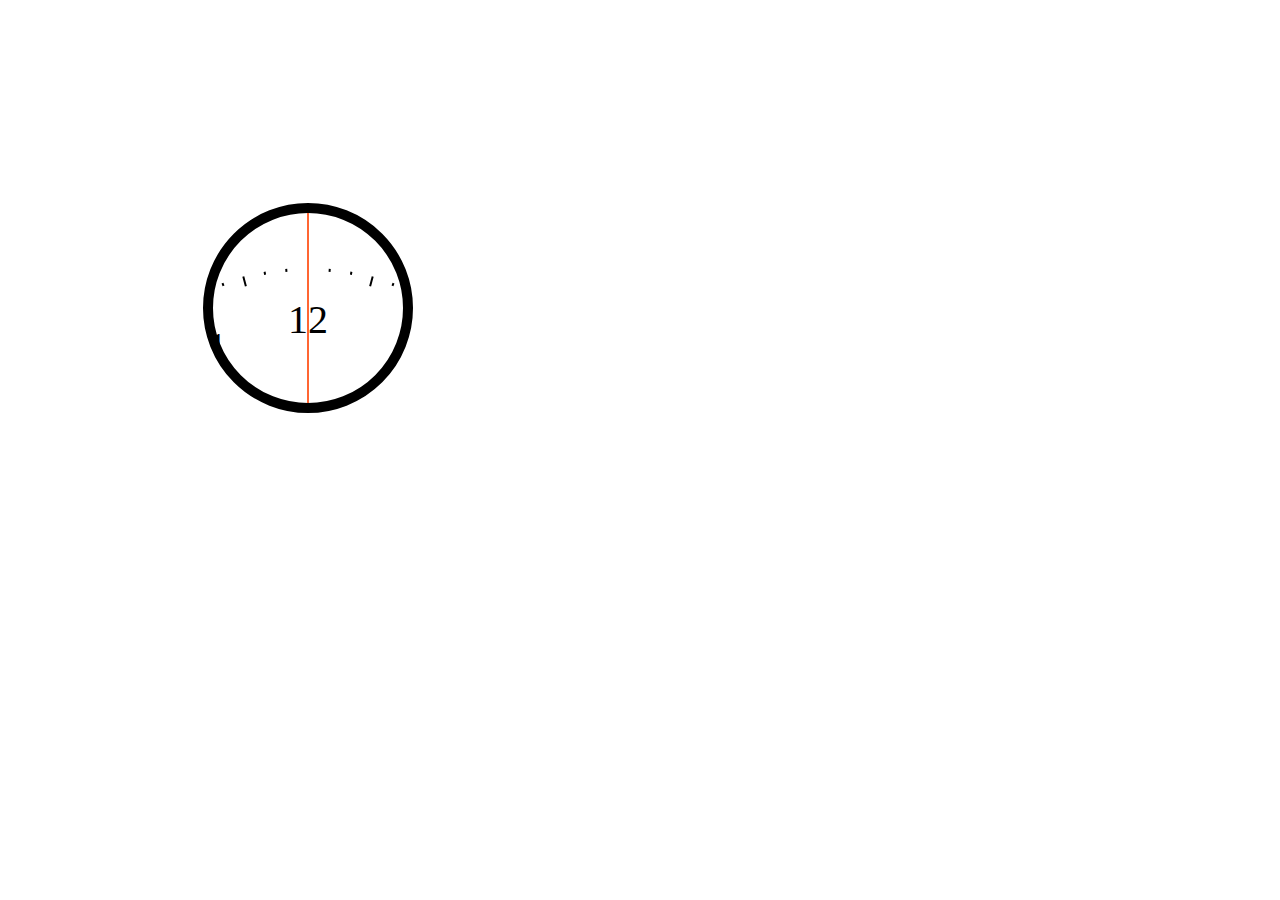
<file: HetLax/js/Snap.svg-0.4.1/demos/clock/index.html>
<!DOCTYPE html>
<html lang="en">
    <head>
        <meta charset="utf-8">
        <meta name="copyright" content="Copyright © 2013 Adobe Systems Incorporated. All rights reserved.
 
 Licensed under the Apache License, Version 2.0 (the “License”);
 you may not use this file except in compliance with the License.
 You may obtain a copy of the License at
 
 http://www.apache.org/licenses/LICENSE-2.0
 
 Unless required by applicable law or agreed to in writing, software
 distributed under the License is distributed on an “AS IS” BASIS,
 WITHOUT WARRANTIES OR CONDITIONS OF ANY KIND, either express or implied.
 See the License for the specific language governing permissions and
 limitations under the License.">
        <title>Snap</title>
        <style media="screen">
        body {
            background: #fff;
        }
        </style>
        <script src="../../dist/snap.svg-min.js"></script>
        <script>
        window.onload = function () {
            var s = Snap(600, 600);
            var path = "",
                nums = s.text(300, 300, [1, 2, 3, 4, 5, 6, 7, 8, 9, 10, 11, 12]).attr({
                    font: "300 40px Helvetica Neue",
                    textAnchor: "middle"
                });
            for (var i = 0; i < 72; i++) {
                var r = i % 6 ? i % 3 ? 247 : 240 : 230,
                    sin = Math.sin(Snap.rad(5 * i)),
                    cos = Math.cos(Snap.rad(5 * i));
                path += "M" + [300 + 250 * cos, 300 + 250 * sin] + "L" + [300 + r * cos, 300 + r * sin];
                if (!(i % 6)) {
                    nums.select("tspan:nth-child(" + (i / 6 + 1) + ")").attr({
                        x: 300 + 200 * Math.cos(Snap.rad(5 * i - 60)),
                        y: 300 + 200 * Math.sin(Snap.rad(5 * i - 60)) + 15,
                    });
                }
            }
            var table = s.g(nums, s.path(path).attr({
                fill: "none",
                stroke: "#000",
                strokeWidth: 2
            })).attr({
                transform: "t0,210"
            });
            s.g(table).attr({
                clip: s.circle(300, 300, 100)
            });
            var hand = s.line(300, 200, 300, 400).attr({
                fill: "none",
                stroke: "#f63",
                strokeWidth: 2
            });
            s.circle(300, 300, 100).attr({
                stroke: "#000",
                strokeWidth: 10,
                fillOpacity: 0
            }).click(function () {
                Snap.animate(0, 360, function (val) {
                    table.transform("t" +
                    [
                        210 * Math.cos(Snap.rad(val + 90)), 
                        210 * Math.sin(Snap.rad(val + 90))
                    ]);
                    hand.transform("r" + [val, 300, 300]);
                }, 12000);
            });
            
        };
        </script>
    </head>
    <body>
    </body>
</html>
</file>
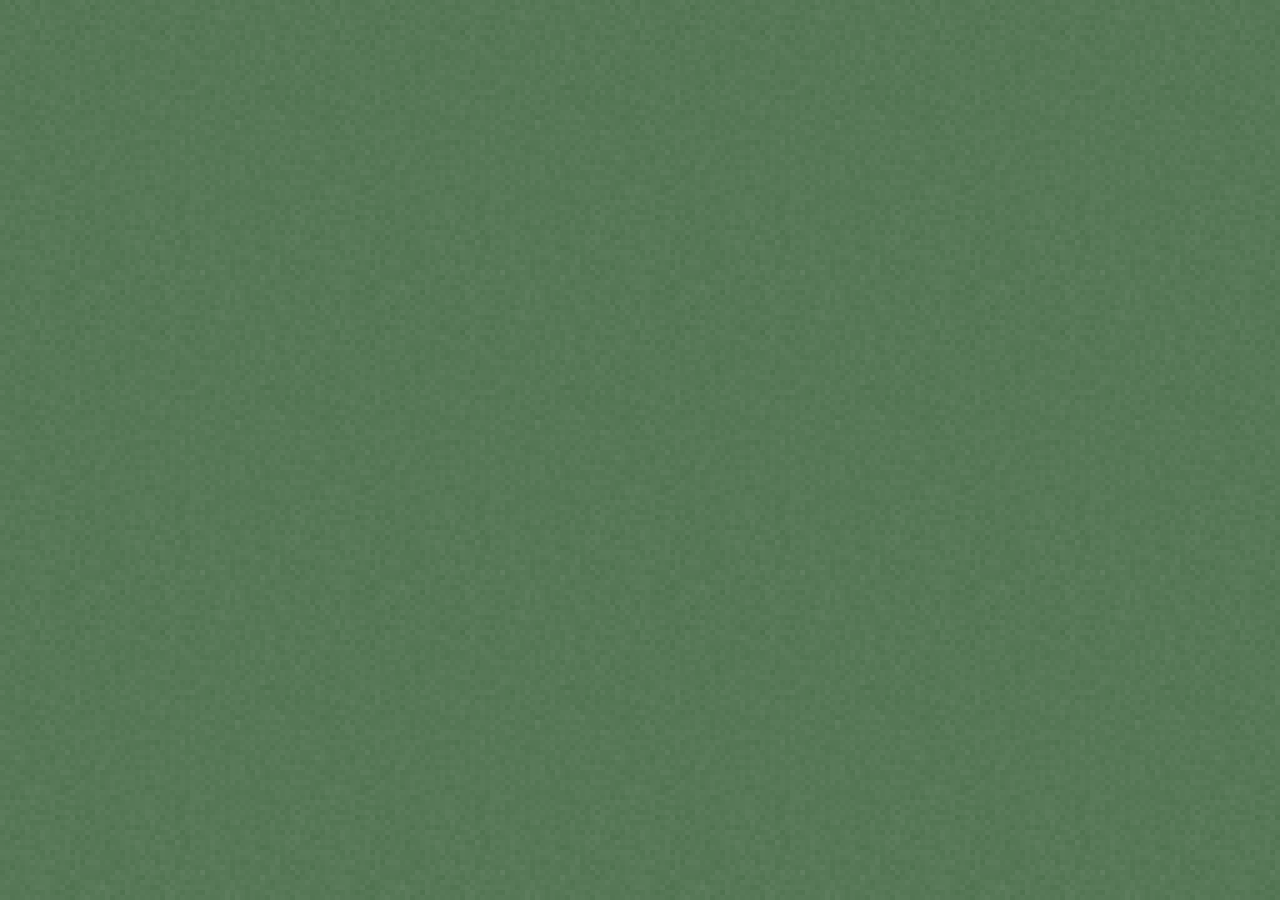
<file: HetLax/js/Snap.svg-0.4.1/demos/pattern/index.html>
<!DOCTYPE html>
<html lang="en">
    <head>
        <meta charset="utf-8">
        <meta name="copyright" content="Copyright © 2013 Adobe Systems Incorporated. All rights reserved.
 
 Licensed under the Apache License, Version 2.0 (the “License”);
 you may not use this file except in compliance with the License.
 You may obtain a copy of the License at
 
 http://www.apache.org/licenses/LICENSE-2.0
 
 Unless required by applicable law or agreed to in writing, software
 distributed under the License is distributed on an “AS IS” BASIS,
 WITHOUT WARRANTIES OR CONDITIONS OF ANY KIND, either express or implied.
 See the License for the specific language governing permissions and
 limitations under the License.">
        <title>Snap</title>
        <style media="screen">
        body {
            background: #030 url("bg.png");
        }
        </style>
        <script src="../../dist/snap.svg-min.js"></script>
        <script>
        window.onload = function () {
            1
            var s = Snap("100%", 600);
            
            // 2
            // var c = s.circle(100, 100, 50);
            // 
            // 3
            // c.attr({
            //     fill: "#bada55",
            //     stroke: "#000",
            //     "stroke-width": 5
            // });
            // 
            // 4
            // var c2 = s.circle(70, 100, 40);
            // var g = s.group(c2, s.circle(130, 100, 40));
            // g.attr({
            //     fill: "#fff"
            // });
            // 
            // 5
            // c.attr({
            //     mask: g
            // });
            // 
            // 6
            // c2.animate({r: 25}, 1000);
            // 
            // 7
            // g.select("circle:nth-child(2)").animate({r: 25}, 1000);
            // 
            // 8
            // var p = s.path("M10-5-10,15M15,0,0,15M0-5-20,15").attr({
            //         fill: "none",
            //         stroke: "#bada55",
            //         strokeWidth: 5
            //     }).pattern(0, 0, 10, 10);
            // c.attr({
            //     fill: p
            // });
            // 
            // 9
            // g.attr({
            //     fill: Snap(document.getElementById("pattern"))
            // });
            // 
            // 10
            // g.attr({fill: "r()#fff-#000"});
            // 
            // 11
            // g.attr({fill: "R(100, 100, 50)#fff-#000"});
            // 
            // 12
            // p.select("path").animate({stroke: "#f00"}, 1000);
            // 
            // 13
            // Snap.load("demo-card.svg", function (f) {
            //     f.select("path[fill='#D40000']").attr({fill: "#bada55"});
            //     g = s.group(f.selectAll("path"));
            //     s.append(g);
            // 
            //     14
            //     g.attr({
            //         transform: "r45t100,0s.5"
            //     });
            //                 
            //     15
            //     console.log(g.attr("transform"));
            //                 
            //     16
            //     g.drag();
            // });
            // 
            // 17
            // s.text(200, 100, "Snap.SVG");
            // 
            // 18
            // var t = s.text(200, 120, ["S","n","a","p",".","S","V","G"]);
            // t.selectAll("tspan:nth-child(odd)").attr({
            //     fill: "#900",
            //     "font-size": "20px"
            // });
        };
        </script>
    </head>
    <body>
        <svg width="0" height="0">
            <pattern id="pattern" patternUnits="userSpaceOnUse" x="0" y="0" width="10" height="10" viewBox="0 0 10 10">
                <path d="M-5,0,10,15M0-5,15,10" stroke="white" stroke-width="5"/>
            </pattern>
        </svg>
    </body>
</html>
</file>
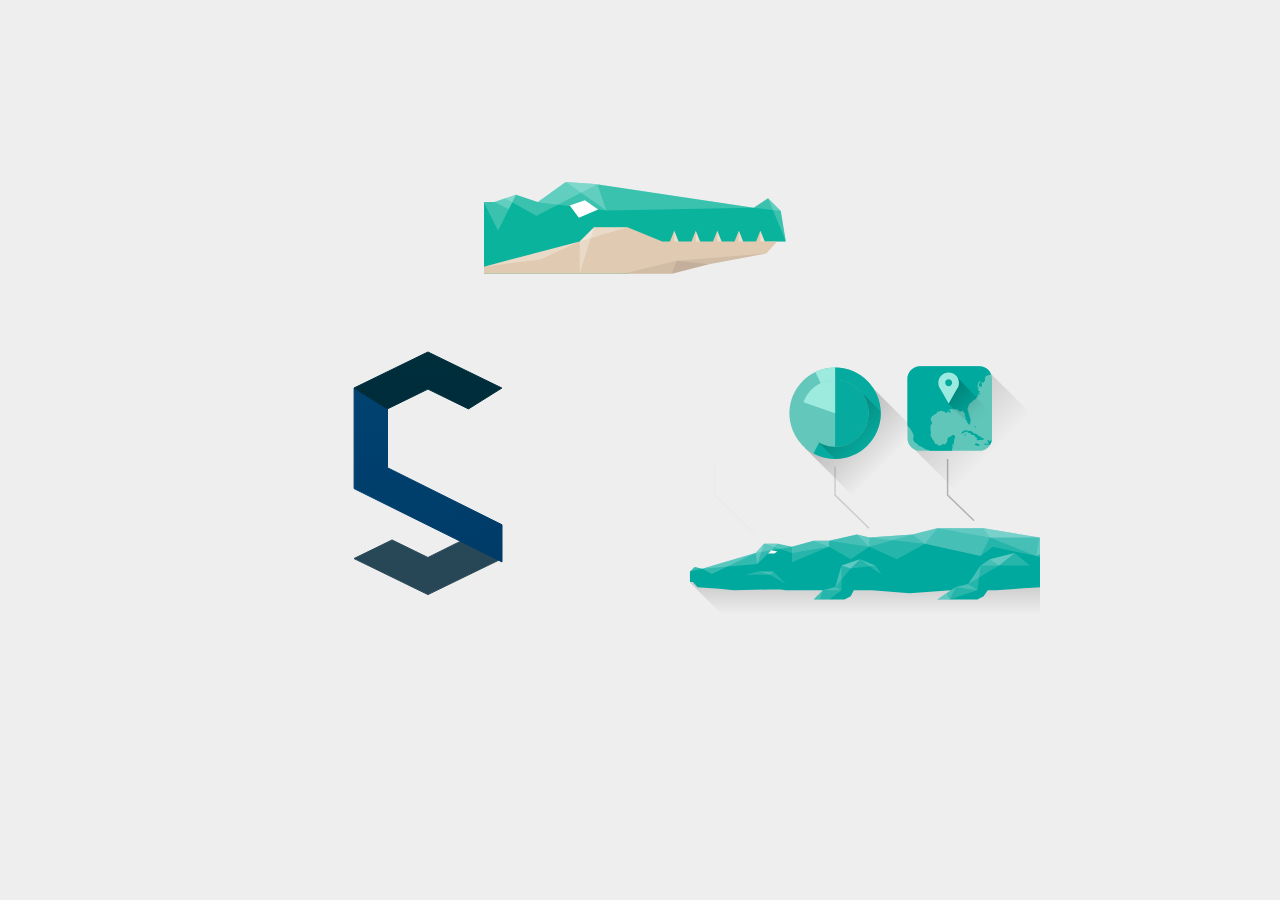
<file: HetLax/js/Snap.svg-0.4.1/demos/snap-mascot/index.html>
<!DOCTYPE html>
<html lang="en">
    <head>
        <meta charset="utf-8">
        <meta name="copyright" content="Copyright © 2013 Adobe Systems Incorporated. All rights reserved.
 
 Licensed under the Apache License, Version 2.0 (the “License”);
 you may not use this file except in compliance with the License.
 You may obtain a copy of the License at
 
 http://www.apache.org/licenses/LICENSE-2.0
 
 Unless required by applicable law or agreed to in writing, software
 distributed under the License is distributed on an “AS IS” BASIS,
 WITHOUT WARRANTIES OR CONDITIONS OF ANY KIND, either express or implied.
 See the License for the specific language governing permissions and
 limitations under the License.">
        <title>Snap</title>
        <link rel="stylesheet" href="style.css">
    </head>
    <body>
        <iframe src="crocodile-1.html" ></iframe>
        <br>
        <iframe src="snap-logo.html" ></iframe>
        <iframe src="crocodile-2.html" ></iframe>
    </body>
</html>
</file>
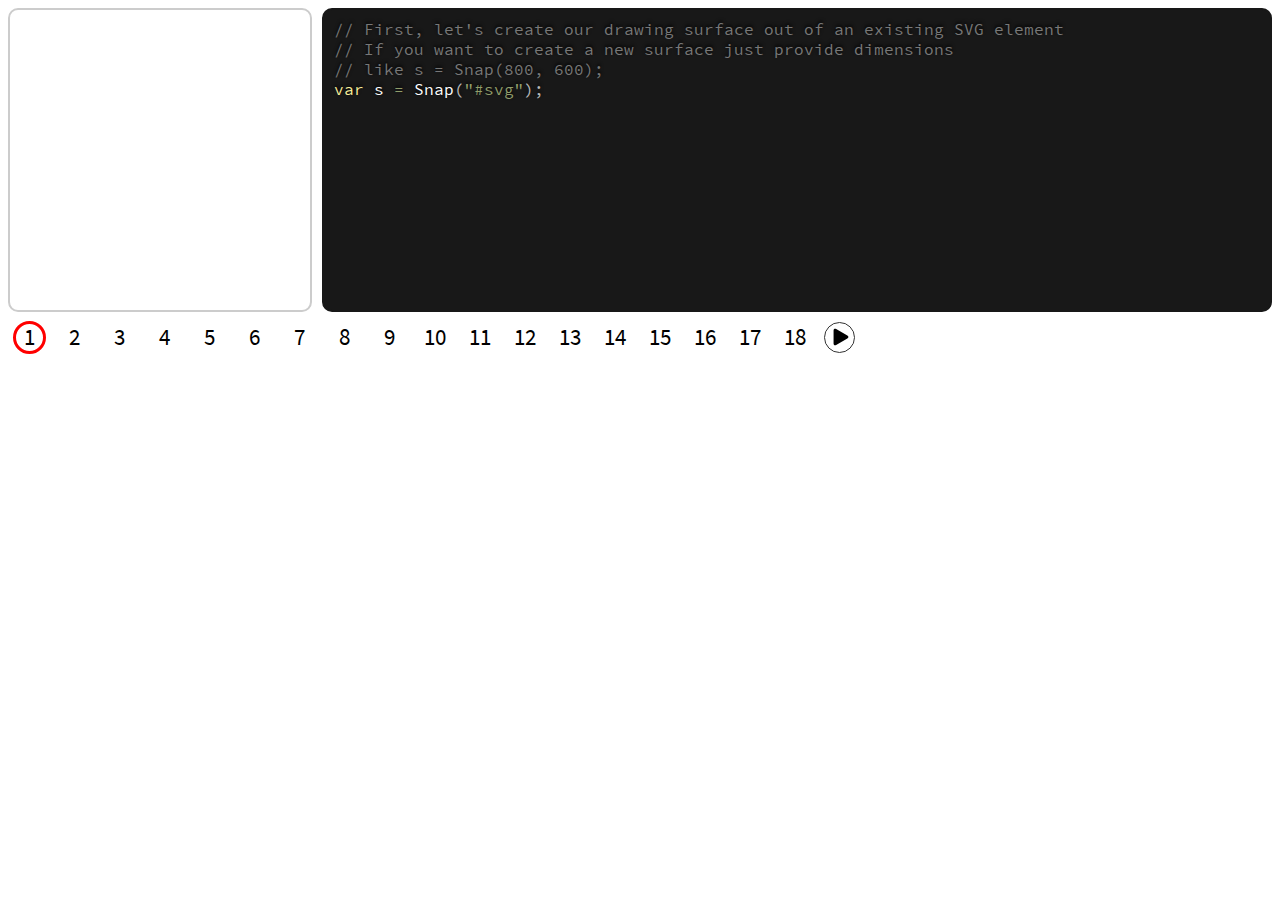
<file: HetLax/js/Snap.svg-0.4.1/demos/tutorial/index.html>
<!DOCTYPE html>
<html lang="en">
    <head>
        <meta charset="utf-8">
        <title>Tutorial</title>
        <link rel="stylesheet" href="../../doc/fonts/stylesheet.css">
        <link rel="stylesheet" href="../../doc/css/prism.css">
        <style media="screen">
            pre.code {
                -moz-border-radius: 10px;
                -webkit-border-radius: 10px;
                border-radius: 10px;
                padding: 10px;
                height: 280px;
                overflow: auto;
                background: #181818;
                border: solid 2px #181818;
            }
            #codelines {
                display: none;
            }
            #svg {
                -moz-border-radius: 10px;
                -webkit-border-radius: 10px;
                border-radius: 10px;
                border: solid 2px #ccc;
                width: 300px;
                height: 300px;
                float: left;
                margin-right: 10px;
                font: 1em source-sans-pro, Source Sans Pro, Helvetica, sans-serif;
            }
        </style>
        <script src="../../dist/snap.svg-min.js"></script>
        <script src="../../doc/js/prism.js"></script>
        <script>
        var S;
        window.onload = function () {
            var s = Snap(850, 35);
            function chooser(s, count) {
                var loop = "M35,65a30,30,0,0,0,0-60a30,30,0,0,0,0,60",
                    line = "M35,65a30,30,0,0,0,0-60a30,30,0,0,0,0,60c30,0,60-60,90-60a30,30,0,0,1,0,60a30,30,0,0,1,0-60",
                    l1 = Snap.path.getTotalLength(loop),
                    l2 = Snap.path.getTotalLength(line),
                    cur = 1,
                    p = s.path({
                        path: loop,
                        fill: "none",
                        stroke: "#f00",
                        strokeWidth: 6,
                        strokeLinecap: "round"
                    });
                for (var i = 1; i <= count; i++) {
                    s.text(90 * i - 55, 49, i).attr({
                        font: "45px source-sans-pro, Source Sans Pro, Helvetica, sans-serif",
                        textAnchor: "middle"
                    });
                    (function (i) {
                        s.circle(90 * i - 55, 35, 40).attr({
                            opacity: 0
                        }).click(eve.f("tut.click", i - 1));
                    }(i));
                }
                s.path("M11.166,23.963L22.359,17.5c1.43-0.824,1.43-2.175,0-3L11.166,8.037c-1.429-0.826-2.598-0.15-2.598,1.5v12.926C8.568,24.113,9.737,24.789,11.166,23.963z").transform("t" + (90 * (count + 1) - 68) + ",18s2");
                var but = s.circle(90 * (count + 1) - 55, 35, 30).attr({
                    fillOpacity: 0,
                    stroke: "#333",
                    strokeWidth: 2
                });
                eve.on("tut.click", function (I) {
                    p.attr({
                        path: loop,
                        transform: "t" + (90 * I) + ",0"
                    });
                    cur = I + 1;
                });
                function frameHandler(frame) {
                    function anim() {
                        cur++;
                        if (cur > count) {
                            return;
                        }
                        if (typeof frame == "function") {
                            frame(cur);
                        }
                        Snap.animate(0, l2 - l1, function (val) {
                            p.attr({
                                path: Snap.path.getSubpath(line, val, val + l1)
                            });
                        }, 500, function () {
                            p.attr({
                                path: loop,
                                transform: p.transform() + "t90,0"
                            });
                        });
                    }
                    if (typeof frame == "function") {
                        but.click(anim);
                    } else {
                        anim();
                    }
                }
                return frameHandler;
            }
            var g = s.g();
            g.attr({
                transform: "s.5,.5,0,0"
            });
            var str = "",
                code = document.getElementById("code");
            var domcodelines = document.querySelectorAll("#codelines li"),
                codelines = [],
                replacers = {},
                lines = [],
                callback = function (i) {
                    lines = [];
                    for (var j = 1; j <= i; j++) {
                        replacers[j - 1] && lines.pop();
                        lines.push(codelines[j - 1]);
                    }
                    Snap("#svg").clear();
                    str = lines.join("\n");
                    eval(str);
                    code.innerHTML = Prism.highlight(str, Prism.languages.javascript);
                    code.parentNode.scrollTop = code.parentNode.scrollTopMax || 1e9;
                };
            for (var i = 0, ii = domcodelines.length; i < ii; i++) {
                codelines[i] = domcodelines[i].innerHTML;
                if (domcodelines[i].className == "replace") {
                    replacers[i] = true;
                }
            }
            callback(1);
            chooser(g, codelines.length)(callback);
            eve.on("tut.click", function (I) {
                callback(I + 1);
            });
        };
        </script>
    </head>
    <body>
        <ol id="codelines">
<li>// First, let's create our drawing surface out of an existing SVG element
// If you want to create a new surface just provide dimensions
// like s = Snap(800, 600);
var s = Snap("#svg");</li>
<li>// Let's create a big circle in the middle:
var bigCircle = s.circle(150, 150, 100);
// By default it is black, let's change its attributes</li>
<li>bigCircle.attr({
    fill: "#bada55",
    stroke: "#000",
    strokeWidth: 5
});</li>
<li>// Now let's create another small circle:
var smallCircle = s.circle(100, 150, 70);</li>
<li>// Let's put this small circle and another one into a group:
var discs = s.group(smallCircle, s.circle(200, 150, 70));</li>
<li>// Now we can change attributes for the whole group
discs.attr({
    fill: "#fff"
});</li>
<li>// Now more interesting stuff
// Let's assign this group as a mask for our big circle
bigCircle.attr({
    mask: discs
});</li>
<li>// Despite our small circle being part of a group
// and part of a mask we can still access it:
smallCircle.animate({r: 50}, 1000);</li>
<li>// We don’t have a reference for second small circle,
// but we can easily grab it with CSS selectors:
discs.select("circle:nth-child(2)").animate({r: 50}, 1000);</li>
<li>// Now let's create pattern
var p = s.path("M10-5-10,15M15,0,0,15M0-5-20,15").attr({
        fill: "none",
        stroke: "#bada55",
        strokeWidth: 5
    });
// To create a pattern,
// just specify dimensions in the pattern method:
p = p.pattern(0, 0, 10, 10);
// Then use it as a fill on the big circle
bigCircle.attr({
    fill: p
});</li>
<li>// We can also grab a pattern from an SVG
// already embedded into our page
discs.attr({
    fill: Snap("#pattern")
});</li>
<li>// Let's change the fill of the circles to gradient
// This string means relative radial gradient
// from white to black
discs.attr({fill: "r()#fff-#000"});
// Note that we have two gradients, one for each circle</li>
<li>// If we want them to share one gradient,
// we need to use an absolute gradient with capital R
discs.attr({fill: "R(150, 150, 100)#fff-#000"});</li>
<li>// Of course we can animate color as well
p.select("path").animate({stroke: "#f00"}, 1000);</li>
<li>// Now let's load an external SVG file:
Snap.load("mascot.svg", function (f) {
    // Note that we traverse and change attr before the SVG
    // is even added to the page
    f.select("polygon[fill='#09B39C']").attr({fill: "#bada55"});
    g = f.select("g");
    s.append(g);
    // Making croc draggable. Go ahead drag it around!
    g.drag();
    // Obviously drag could take event handlers too
    // Looks like our croc is made from more than one polygon...
});</li>
<li class="replace">// Now let's load an external SVG file:
Snap.load("mascot.svg", function (f) {
    // Note that we traverse and change attr before SVG
    // is even added to the page
    f.selectAll("polygon[fill='#09B39C']").attr({fill: "#bada55"});
    g = f.select("g");
    s.append(g);
    // Making croc draggable. Go ahead drag it around!
    g.drag();
    // Obviously drag could take event handlers too
    // That’s better! selectAll for the rescue.
});</li>
<li>// Writing text is as simple as:
s.text(200, 100, "Snap.svg");</li>
<li>// Provide an array of strings (or arrays), to generate tspans
var t = s.text(200, 120, ["Snap", ".", "svg"]);
t.selectAll("tspan:nth-child(3)").attr({
    fill: "#900",
    "font-size": "20px"
});</li>
        </ol>
        <svg id="svg"></svg>
        <pre class="javascript code"><code data-language="javascript" class="language-javascript" id="code"></code></pre>
        <svg width="0" height="0">
            <pattern id="pattern" patternUnits="userSpaceOnUse" x="0" y="0" width="10" height="10" viewBox="0 0 10 10">
                <path d="M-5,0,10,15M0-5,15,10" stroke="white" stroke-width="5"/>
            </pattern>
        </svg>
    </body>
</html>
</file>
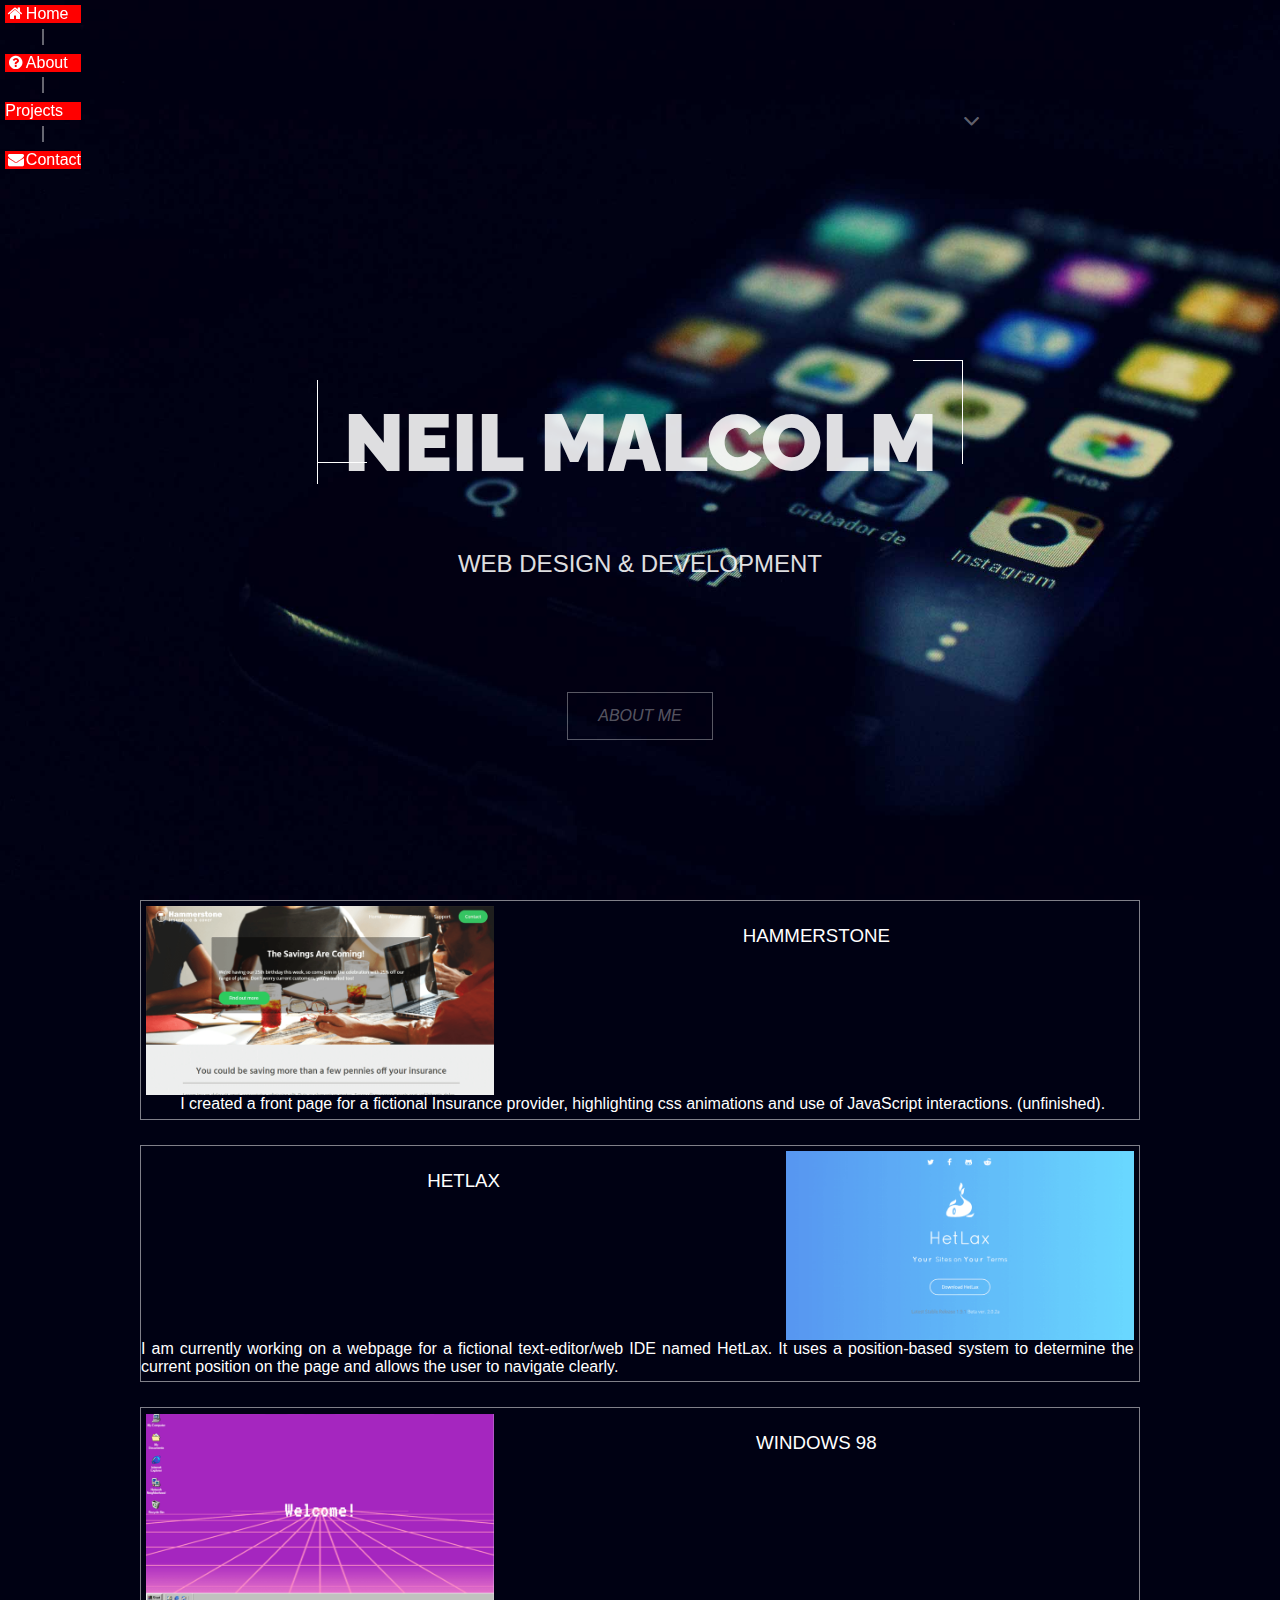
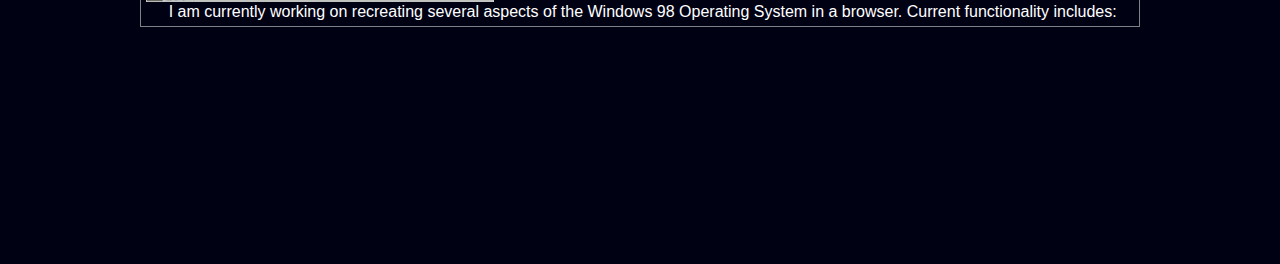
<file: indexold.html>
<!DOCTYPE html>

<html>
  <head>
    <meta charset="utf-8">
    <title>Neil Malcolm - Graduate Web Developer</title>
    <!-- <script async src="//assets.codepen.io/assets/embed/ei.js"></script> -->
    <link rel="stylesheet" href="./css/css.css" media="screen" title="no title">
    <link rel="stylesheet" href="./css/font-awesome-4.6.3/css/font-awesome.css" media="screen" title="no title">
    <meta name="viewport" content="width=device-width, initial-scale=1">
    <script type="text/javascript" src='./js/jquery-3.1.0.js'></script>
    <script type="text/javascript" src='./js/js.js'></script>
    <link href="https://fonts.googleapis.com/css?family=Raleway:600,900|Source+Sans+Pro:400,600i" rel="stylesheet">
  </head>
  <body>
    <div class="vertical-nav">
      <ul class='nav'>
        <li class='nav-elem'><div><i class="fa fa-home fa-fw" aria-hidden="true"></i>Home</div></li>
        <li class='nav-elem'><div><i class="fa fa-question-circle fa-fw" aria-hidden="true"></i>About</div></li>
        <li class='nav-elem'><div>Projects</div></li>
        <li class='nav-elem'><div><i class="fa fa-envelope fa-fw" aria-hidden="true"></i>Contact</div></li>
      </ul>
    </div>
    <section id='home-section' class='body-section'>
      <div class="title">
            <div class="horizontal-separator separator right"></div>
            <div class="vertical-separator separator bottom left"></div>
            <h1 class='elem-to-move-up name-title'>Neil Malcolm</h1>
            <div class="vertical-separator separator top right"></div>
            <div class="horizontal-separator separator left"></div>
          <h2 class='elem-to-move-up'>Web Design &amp; Development</h2><br>
          <a href="#" class=' elem-to-move-up square-button'>About Me</a>
      </div>
      <a href="#" class='show-content' id='show-home'><i class="fa fa-angle-down" aria-hidden="true"></i></a>
    </section>
    <section id='projects-section' class='body-section'>
        <div class="sites-container">
          <div class="sites-element">
          <a href="./Hammerstone/index.html"><img src="./img/hammerstone.png" alt="" />
            <h3>Hammerstone</h3>
            <p>
              I created a front page for a fictional Insurance provider, highlighting css animations and use of JavaScript interactions. (unfinished).
            </p></a>
          </div>
          <div class="sites-element">
          <a href="./HetLax/index.html"><img src="./img/hetlax.png" alt="" />
            <h3>HetLax</h3>
            <p>
              I am currently working on a webpage for a fictional text-editor/web IDE named HetLax. It uses a position-based system to determine the current position on the page and allows the user to navigate clearly.
            </p></a>
          </div>
          <div class="sites-element">
            <a href="./Windows98/index.html"><img src="./img/98.png" alt="" />
            <h3>Windows 98</h3>
            <p>
              I am currently working on recreating several aspects of the Windows 98 Operating System in a browser. Current functionality includes:
            </p></a>
          </div>
        </div>
    </section>
    <!-- <div class="header">
      <h1 class='name'>Neil Malcolm</h1>
    </div>
    <section class='upper-section'>
      <h1 class='name'>Neil Malcolm</h1>
      <h1>Graduate Web Developer</h1>
    </section>
    <section class='mid-section'>
      <div class='website-section'>
        <h2>Hammerstone</h2>
        <a href="./Hammerstone/index.html"><img src="./img/hammerstone.png" alt="" /></a>
        <p>
          I created a front page for a fictional Insurance provider, highlighting css animations and use of JavaScript interactions. (unfinished)
        </p>
      </div>

        <div class='website-section'>
          <h2>Windows 98</h2>
          <a href="./Windows98/index.html"><img src="./img/98.png" alt="" /></a>
          <p>
            I am currently working on recreating several aspects of the Windows 98 Operating System in a browser. Current functionality includes:
            <ul>
              <li>
                Dragging of desktop icons
              </li>
              <li>
                Navigation of taskbar elements
              </li>
            </ul>
          </p>
        </div>

        <div class='website-section'>
          <h2>HetLax</h2>
            <a href="./HetLax/index.html"><img src="./img/hetlax.png" alt="" /></a>
          <p>
            I am currently working on a webpage for a fictional text-editor/web IDE named HetLax. It uses a position-based system to determine the current position on the page and allows the user to navigate clearly.
            <ul>
              <li>
                Responsive.
              </li>
              <li>
                Clear and clean UI
              </li>
            </ul>
          </p>
        </div>
    </section>

      <section class='lower-section'>
        <div class="codepens">
          <h2>iPhone in Plain CSS</h2>
          <p data-height="265" data-theme-id="dark" data-slug-hash="KgygKA" data-default-tab="result" data-user="neilmalcolm" data-embed-version="2" class="codepen">See the Pen <a href="http://codepen.io/neilmalcolm/pen/KgygKA/">iPhone 7 CSS Gold</a> by Neil (<a href="http://codepen.io/neilmalcolm">@neilmalcolm</a>) on <a href="http://codepen.io">CodePen</a>.</p>
        </div>
        <div class="codepens">
          <h2>Simple Flat Icons with Interactivity</h2>
          <p data-height="265" data-theme-id="dark" data-slug-hash="kkvNAy" data-default-tab="result" data-user="neilmalcolm" data-embed-version="2" class="codepen">See the Pen <a href="http://codepen.io/neilmalcolm/pen/kkvNAy/">Various Button Effects</a> by Neil (<a href="http://codepen.io/neilmalcolm">@neilmalcolm</a>) on <a href="http://codepen.io">CodePen</a>.</p>
        </div>
        <div class="codepens">
          <h2>Simple Vertical Navigation</h2>
          <p data-height="265" data-theme-id="dark" data-slug-hash="WGzarL" data-default-tab="result" data-user="neilmalcolm" data-embed-version="2" class="codepen">See the Pen <a href="http://codepen.io/neilmalcolm/pen/WGzarL/">Vertical Navigation (in progress)</a> by Neil (<a href="http://codepen.io/neilmalcolm">@neilmalcolm</a>) on <a href="http://codepen.io">CodePen</a>.</p>
        </div>
    </section> -->
  </body>
</html>
</file>
<file: css/css.css>
@media screen and (min-width: 1600px){

  body{
      width: 100%;
      height:100%;
      margin:0;
      font-size: 1rem;
      color:white;
      font-family: 'Source sans-pro', sans-serif;
  }

  h1{
    font-family: 'Raleway', sans-serif;
    display: inline-block;
    font-size: 5em;
    font-weight: 900;
    margin: 0;
    padding: .05em .33em;
    transition: 0.3s ease;
  }


  h2{
    font-family: 'Source sans-pro', sans-serif;
    font-weight: 200;
    margin: 1em 0 0 0;
  }

  h1, h2, h3, h4, h5{
    text-transform: uppercase;
  }

  h3, h4, h5{
    font-weight: 200;
  }

  a{
    text-decoration: none;
    color: white;
  }

  .pop-down-notice{
    position: fixed;
    width: 50%;
    z-index: 10;
    display: inline-block;
    border: 1px solid rgba(255, 255, 255, 0.5);
    background:  rgba(0, 0, 0, 0.88);
    text-align: center;
    margin: 0 25%;
    top: -100px;
    animation: drop-down 1s  ease forwards;
    animation-delay: 2s;
    transition: 0.2s ease;
    cursor: default;
  }

  .pop-down-notice > *{
    display: inline-block;
  }

  .pop-down-notice p{
    width: 90%;
  }

  .pop-down-notice i{
    color: rgba(255, 255, 255, 0.5);
  }

  .pop-down-notice i:hover{
    cursor: pointer;
    color: white;
  }


  @keyframes drop-down{
    0%{
      top: -100px;
    }

    100%{
      top:0;
    }
  }

  #home-section{
    background:url('../img/mobile.jpg');
    background-size: cover;
    margin:0;
    height:100vh;
  }

  .body-section{
    width: 100%;
    text-align: center;
    background-color: #000113;
  }

  .title{
    position: relative;
    margin: auto;
    display: inline-block;
    height: 60vh;
    top:40%;
    overflow: hidden;
  }

  .horizontal-separator{
    width: 50px;
    background: white;
    height: 1px;
    margin: auto;

  }

  .vertical-separator{
    height: 0;
    background: white;
    width: 1px;
    margin: auto;
  }

  .top{
    top:0;
    float:right;
    position: absolute;
  }

  .bottom{
    float:left;
    top: 20px;
    position: absolute;
  }

  .right{
    float:right;
    right:0;
    position: absolute;
  }

  .left{
    float:left;
    left:0;
    position: absolute;
  }

  #home-section a{
    margin-top: 4em;
  }

  .square-button{
    display: inline-block;
    font-family: 'Source sans-pro', sans-serif;
    font-style: italic;
    padding: .88em 1.88em;
    color: rgba(255, 255, 255, 0.4);
    border: 1px solid rgba(255, 255, 255, 0.4);
    text-decoration: none;
    box-shadow: inset 0 0 0 0 #e80b25, inset 0 0 0 0 #e80b25;
    transition: 0.1s ease-out box-shadow;
    overflow: hidden;
    text-transform: uppercase;
  }

  .square-button:hover{
    color: rgba(255, 255, 255, 1);
    border: 1px solid rgba(255, 255, 255, 1);
    box-shadow: inset -5em 0 0 0 #e80b25, inset 5em 0 0 0 #e80b25;
    transition: 0.2s ease-in box-shadow;
  }

  .show-content{
    color: rgba(255, 255, 255, 0.4);
    position: absolute;
    font-size: 1.66em;
    animation:move-show-content 3s ease infinite;
    transition: 0.3s ease;
  }

  .show-content:hover{
    color: white;
    bottom: 1em;
    transition: 0.3s ease;
    font-size: 2.11em;
  }


  @keyframes move-show-content{
    0%{
      bottom: 1em;
    }

    50%{
      bottom: 1.11em;
    }

    100%{
      bottom: 1em;
    }
  }

  @keyframes rotate-up-anim{
    0%{
      transform: rotate(20deg);
    }
    100{
      transform: rotate(0deg);
    }
  }

  .vertical-nav{
    color: white;
    position: fixed;
  }

  .nav{
    list-style: none;
    padding: 0;
    margin: 0;
    text-align: center;
  }

  .nav-elem{
    padding: .33em 0 0 .33em;
  }

  .nav-elem::after{
    content: '';
    display: inline-block;
    height: 1em;
    border-right: 2px solid rgba(255, 255, 255, 0.4);
    margin: .33em 0 0 0;
  }

  .nav-elem:last-of-type::after{
    display: none;
  }

  .nav-elem div{
    text-align: left;
    background: red;
  }

  #about-section{
    /*background: #e80b25;*/
  }

  .info-links{
    text-transform: uppercase;
    position: relative;
    top: 50%;
    transform: translate(-50%);
  }

  .info-links:first-of-type{
    margin-right: 5%;
  }

  .info-links i{
    font-size: 2em;
    vertical-align: middle;
    margin-right: .33em;
  }

  .info-links i{
    color: rgba(255, 255, 255, 0.5);
    transform: rotateY(0deg);
    transition: 0.3s ease-in;
  }

  .info-links:hover i{
    color: white;
    transition: 0.3s ease-out;
    transform: rotateY(180deg);
  }

  #about-section ul{
    padding: 0;
    list-style: none;
    margin: 0;
    text-align: left;
  }

  #about-section h4{
    font-size: 1.5em;
    padding: 5% 0;
    margin: 0;
  }

  .about-div{
    display: inline-block;
    vertical-align: middle;
  }

  .left-about{
    margin-right: 5%;
  }

  .right-about{

  }


  #projects-section{
    /*background-size: cover;*/
    text-align: center;
    height: 100vh;
    padding-bottom: 5%;
  }

  #projects-section h4{
    margin-top: 0;
    padding-top: calc(5vw + 1em);
    padding-bottom: calc(1vw);
  }

    .sites-container{
      width: 95%;
      max-width: 1900px;
      margin: auto;
      position: relative;
    }

    .sites-element{
      width: 28%;
      /*background-color: #e80b25;*/
      /*transform: skewX(3deg);*/
      color: white;
      vertical-align: top;
      overflow: hidden;
      position: relative;
      display: inline-block;
      margin: 0 0 0.66em 0;
      border: 1px solid rgba(255, 255, 255, 0.5);
      box-shadow: inset 0 0 0 0 #e80b25;
      padding: 1% 1% 0 1%;
    }

    .sites-element:nth-of-type(2){
      margin: 0 0.5% 0 0.5%;
    }

    .sites-element:hover{
      box-shadow: inset 0 -1000px 0 0 #e80b25;
      transition: 0.66s ease;
    }

    .sites-element p{
      padding: 0 1em 1em 1em;
      text-align: left;
    }

    .sites-element img{
      max-width: 100%;
      position: relative;
    }
  .elem-to-move-up{
    opacity: 0;
    position: relative;
    transition: 0.88s ease-out top;
    /*transition: 0.88s ease-out top;*/
  }

  .no-transition{
    transition: 0s;
  }
}


@media screen and (min-width: 800px) and (max-width: 1600px){

  body{
      width: 100%;
      height:100%;
      margin:0;
      font-size: 1rem;
      color:white;
      font-family: 'Source sans-pro', sans-serif;
  }

  h1{
    font-family: 'Raleway', sans-serif;
    display: inline-block;
    font-size: 5em;
    font-weight: 900;
    margin: 0;
    padding: .05em .33em;
    transition: 0.3s ease;
  }


  h2{
    font-family: 'Source sans-pro', sans-serif;
    font-weight: 200;
    margin: 1em 0 0 0;
  }

  h1, h2, h3, h4, h5{
    text-transform: uppercase;
  }

  h3, h4, h5{
    font-weight: 200;
  }

  a{
    text-decoration: none;
    color: white;
  }

    .pop-down-notice{
      position: fixed;
      width: 70%;
      display: inline-block;
      border: 1px solid rgba(255, 255, 255, 0.5);
      background:  rgba(0, 0, 0, 0.88);
      text-align: center;
      margin: 0 15%;
      top: -100px;
      animation: drop-down 1s  ease forwards;
      animation-delay: 2s;
      transition: 0.2s ease;
      cursor: default;
    }

    .pop-down-notice > *{
      display: inline-block;
    }

    .pop-down-notice p{
      width: 90%;
    }

    .pop-down-notice i{
      color: rgba(255, 255, 255, 0.5);
    }

    .pop-down-notice i:hover{
      cursor: pointer;
      color: white;
    }


    @keyframes drop-down{
      0%{
        top: -100px;
      }

      100%{
        top:0;
      }
    }

  #home-section{
    background:url('../img/mobile.jpg');
    background-size: cover;
    margin:0;
    height:100vh;
  }

  .body-section{
    width: 100%;
    text-align: center;
    background-color: #000113;
  }

  .title{
    position: relative;
    margin: auto;
    display: inline-block;
    height: 60vh;
    top:40%;
    overflow: hidden;
  }

  .horizontal-separator{
    width: 50px;
    background: white;
    height: 1px;
    margin: auto;

  }

  .vertical-separator{
    height: 0;
    background: white;
    width: 1px;
    margin: auto;
  }

  .top{
    top:0;
    float:right;
    position: absolute;
  }

  .bottom{
    float:left;
    top: 20px;
    position: absolute;
  }

  .right{
    float:right;
    right:0;
    position: absolute;
  }

  .left{
    float:left;
    left:0;
    position: absolute;
  }

  #home-section a{
    margin-top: 4em;
  }

  .square-button{
    display: inline-block;
    font-family: 'Source sans-pro', sans-serif;
    font-style: italic;
    padding: .88em 1.88em;
    color: rgba(255, 255, 255, 0.4);
    border: 1px solid rgba(255, 255, 255, 0.4);
    text-decoration: none;
    box-shadow: inset 0 0 0 0 #e80b25, inset 0 0 0 0 #e80b25;
    transition: 0.1s ease-out box-shadow;
    overflow: hidden;
    text-transform: uppercase;
  }

  .square-button:hover{
    color: rgba(255, 255, 255, 1);
    border: 1px solid rgba(255, 255, 255, 1);
    box-shadow: inset -5em 0 0 0 #e80b25, inset 5em 0 0 0 #e80b25;
    transition: 0.2s ease-in box-shadow;
  }

  .show-content{
    color: rgba(255, 255, 255, 0.4);
    position: absolute;
    font-size: 1.66em;
    animation:move-show-content 3s ease infinite;
    transition: 0.3s ease;
  }

  .show-content:hover{
    color: white;
    bottom: 1em;
    transition: 0.3s ease;
    font-size: 2.11em;
  }


  @keyframes move-show-content{
    0%{
      bottom: 1em;
    }

    50%{
      bottom: 1.11em;
    }

    100%{
      bottom: 1em;
    }
  }

  @keyframes rotate-up-anim{
    0%{
      transform: rotate(20deg);
    }
    100{
      transform: rotate(0deg);
    }
  }

  .vertical-nav{
    color: white;
    position: fixed;
  }

  .nav{
    list-style: none;
    padding: 0;
    margin: 0;
    text-align: center;
  }

  .nav-elem{
    padding: .33em 0 0 .33em;
  }

  .nav-elem::after{
    content: '';
    display: inline-block;
    height: 1em;
    border-right: 2px solid rgba(255, 255, 255, 0.4);
    margin: .33em 0 0 0;
  }

  .nav-elem:last-of-type::after{
    display: none;
  }

  .nav-elem div{
    text-align: left;
    background: red;
  }

  #about-section{
    /*background: #e80b25;*/
  }

  .info-links{
    text-transform: uppercase;
    position: relative;
    top: 50%;
    transform: translate(-50%);
  }

  .info-links:first-of-type{
    margin-right: 5%;
  }

  .info-links i{
    font-size: 2em;
    vertical-align: middle;
    margin-right: .33em;
  }

  .info-links i{
    color: rgba(255, 255, 255, 0.5);
    transform: rotateY(0deg);
    transition: 0.3s ease-in;
  }

  .info-links:hover i{
    color: white;
    transition: 0.3s ease-out;
    transform: rotateY(180deg);
  }

  #about-section ul{
    padding: 0;
    list-style: none;
    margin: 0;
    text-align: left;
  }

  #about-section h4{
    font-size: 1.5em;
    padding: 5% 0;
    margin: 0;
  }

  .about-div{
    display: inline-block;
    vertical-align: middle;
  }

  .left-about{
    /*margin-right: 5%;*/
  }

  .right-about{

  }


  #projects-section{
    /*background-size: cover;*/
    text-align: center;
    height: 100vh;
    padding-bottom: 5%;
  }

  #projects-section h4{
    margin-top: 0;
    padding-top: calc(5vw + 1em);
    padding-bottom: calc(1vw);
  }

  .sites-container{
    width: 80%;
    max-width: 1000px;
    margin: auto;
    position: relative;
  }

  .sites-element{
    margin: 0 0 2vw 0;
    color: white;
    overflow: hidden;
    position: relative;
    box-shadow: inset 0 0 0 0 #e80b25;
    transition: 0.3s;
    border: 1px solid rgba(255, 255, 255, 0.5);
    padding: .33em 0 .33em .33em;
  }

  .sites-element:nth-of-type(2){
    padding: .33em .33em .33em 0;
  }
  .sites-element:nth-of-type(2):hover{
    border: 1px solid white;
    box-shadow: inset 1000px 0 0 0 #e80b25;
    transition: 0.5s;
  }

  .sites-element:hover{
  border: 1px solid white;
    box-shadow: inset -1000px 0 0 0 #e80b25;
    transition: 0.5s;
  }

  .sites-element *{
    /*transform: skewX(-3deg);*/
    display: inline-block;
    vertical-align: middle;
  }

  .sites-element span{
    vertical-align: middle;
    min-width: 10%;
    max-width: 45%;
  }

  .sites-elemet h3{
    margin-top: 0;
    padding: 0;
    vertical-align: middle;
  }
  .sites-element p{
    margin: 0;
    text-align: justify;
    vertical-align: middle;
  }

  .sites-element img{
    display: inline-block;
    max-width: 35%;
    min-height: 170px;
    min-width: 311px;
    float: left;
    position: relative;
  }

  .sites-element:nth-of-type(2) img{
    float: right;
  }

  .elem-to-move-up{
    opacity: 0;
    position: relative;
    transition: 0.88s ease-out top;
    /*transition: 0.88s ease-out top;*/
  }

  .no-transition{
    transition: 0s;
  }
}

@media screen and (max-width: 800px){
  body{
      width: 100%;
      height:100%;
      margin:0;
      color:white;
      font-family: 'Source sans-pro', sans-serif;
  }

  h1{
    font-family: 'Raleway', sans-serif;
    display: inline-block;
    font-size: 5em;
      font-size: 10vw;
    font-weight: 900;
    margin: 0;
    padding: .05em .4em;
    transition: 0.3s ease;
  }


  h2{
    font-family: 'Source sans-pro', sans-serif;
      font-size: 3.5vw;
    font-weight: 200;
    margin: 1em 0 0 0;
  }

  h1, h2, h3, h4, h5{
    text-transform: uppercase;
  }

  h3, h4, h5{
    font-weight: 200;
  }

  a{
    text-decoration: none;
    color: white;
  }

    .pop-down-notice{
      position: fixed;
      width: 90%;
      display: inline-block;
      border: 1px solid rgba(255, 255, 255, 0.5);
      background:  rgba(0, 0, 0, 0.88);
      text-align: center;
      margin: 0 5%;
      top: -100px;
      animation: drop-down 1s ease forwards;
      animation-delay: 2s;
      transition: 0.2s ease;
      cursor: default;
    }

    .pop-down-notice > *{
      display: inline-block;
    }

    .pop-down-notice p{
      width: 90%;
    }

    .pop-down-notice i{
      color: rgba(255, 255, 255, 0.5);
    }

    .pop-down-notice i:hover{
      cursor: pointer;
      color: white;
    }

    @keyframes drop-down{
      0%{
        top: -100px;
      }

      100%{
        top:0;
      }
    }

  #home-section{
  height:100vh;
    background:url('../img/mobile.jpg');
    background-size: cover;
    margin:0;
  }

  .body-section{
    width: 100%;
    text-align: center;
    background-color: #000113;
  }

  .title{
    position: relative;
    margin: auto;
    display: inline-block;
    height: 60vh;
    top:40%;
    max-width: 90%;
    overflow: hidden;
  }

  .horizontal-separator{
    width: 50px;
    background: white;
    height: 1px;
    margin: auto;

  }

  .vertical-separator{
    height: 0;
    background: white;
    width: 1px;
    margin: auto;
  }

  .top{
    top:0;
    float:right;
    position: absolute;
  }

  .bottom{
    float:left;
    top: 20px;
    position: absolute;
  }

  .right{
    float:right;
    right:0;
    position: absolute;
  }

  .left{
    float:left;
    left:0;
    position: absolute;
  }

  #home-section a{
    margin-top: 4em;
  }

  .square-button{
    display: inline-block;
    font-family: 'Source sans-pro', sans-serif;
    font-style: italic;
    padding: .88em 1.88em;
    color: rgba(255, 255, 255, 0.4);
    border: 1px solid rgba(255, 255, 255, 0.4);
    text-decoration: none;
    box-shadow: inset 0 0 0 0 #e80b25, inset 0 0 0 0 #e80b25;
    transition: 0.1s ease-out box-shadow;
    overflow: hidden;
    text-transform: uppercase;
  }

  .square-button:hover{
    color: rgba(255, 255, 255, 1);
    border: 1px solid rgba(255, 255, 255, 1);
    box-shadow: inset -5em 0 0 0 #e80b25, inset 5em 0 0 0 #e80b25;
    transition: 0.2s ease-in box-shadow;
  }

  .show-content{
    color: rgba(255, 255, 255, 0.4);
    position: absolute;
    font-size: 1.66em;
    animation:move-show-content 3s ease infinite;
    transition: 0.3s ease;
  }

  .show-content:hover{
    color: white;
    bottom: 1em;
    transition: 0.3s ease;
    font-size: 2.11em;
  }


  @keyframes move-show-content{
    0%{
      bottom: 1em;
    }

    50%{
      bottom: 1.11em;
    }

    100%{
      bottom: 1em;
    }
  }

  @keyframes rotate-up-anim{
    0%{
      transform: rotate(20deg);
    }
    100{
      transform: rotate(0deg);
    }
  }

  .vertical-nav{
    color: white;
    position: fixed;
  }

  .nav{
    list-style: none;
    padding: 0;
    margin: 0;
    text-align: center;
  }

  .nav-elem{
    padding: .33em 0 0 .33em;
  }

  .nav-elem::after{
    content: '';
    display: inline-block;
    height: 1em;
    border-right: 2px solid rgba(255, 255, 255, 0.4);
    margin: .33em 0 0 0;
  }

  .nav-elem:last-of-type::after{
    display: none;
  }

  .nav-elem div{
    text-align: left;
    background: red;
  }

    .info-links{
      text-transform: uppercase;
      position: relative;
      top: 50%;
      transform: translate(-50%);
    }

    .info-links:first-of-type{
      margin-right: 5%;
    }

    .info-links i{
      font-size: 2em;
      vertical-align: middle;
      margin-right: .33em;
    }

    .info-links i{
      color: rgba(255, 255, 255, 0.5);
      transform: rotateY(0deg);
      transition: 0.3s ease-in;
    }

    .info-links:hover i{
      color: white;
      transition: 0.3s ease-out;
      transform: rotateY(180deg);
    }

    #about-section ul{
      padding: 0;
      list-style: none;
      margin: 0;
      text-align: left;
    }

    #about-section h4{
      font-size: 1.5em;
      padding: 5% 0;
      margin: 0;
    }

    .about-div{
      display: inline-block;
      vertical-align: middle;
    }

    .left-about{
      margin-right: 5%;
    }

    .right-about{

    }

  #projects-section{
    /*background-size: cover;*/
    text-align: center;
  }

    #projects-section h4{
      margin-top: 0;
      padding-top: calc(5vw + 1em);
      padding-bottom: calc(1vw);
    }
  .sites-container{
    width: 80%;
    max-width: 1000px;
    margin: auto;
    position: relative;
  }

  .sites-element{
    width: 100%;
    /*background-color: #e80b25;*/
    /*transform: skewX(3deg);*/
    color: white;
    overflow: hidden;
    position: relative;
    margin: 0 0 0.66em 0;
    border: 1px solid rgba(255, 255, 255, 0.5);
    box-shadow: inset 0 0 0 0 #e80b25;
    padding: 2.5% 2.5% 0 2.5%;
  }

  .sites-element:hover{
    box-shadow: inset 0 -1000px 0 0 #e80b25;
    transition: 0.66s ease;
  }

  .sites-element p{
    padding: 0 1em 1em 1em;
    text-align: center;
  }

  .sites-element img{
    max-width: 100%;
    position: relative;
  }

  .elem-to-move-up{
    opacity: 0;
    position: relative;
    transition: 0.88s ease-out top;
  }

  .no-transition{
    transition: 0s;
  }
}
</file>
<file: Windows98/css/css.css>
@import 'https://fonts.googleapis.com/css?family=VT323';
body{
  width: 100%;
  height: 100%;
  font-size: 1em;
  padding: 0;
  margin: 0;
  overflow: hidden;
  background: -webkit-linear-gradient(to right, #A526BF, #1070D1);
  background: -o-linear-gradient(to right, #A526BF, #1070D1);
  background: -moz-linear-gradient(to right, #A526BF, #1070D1);
  background: linear-gradient(to right, #A526BF, #1070D1);
  background:#A526BF;
  /*font-family: 'Arial', sans-serif;
  background: url('../img/fourth-elem.jpg');*/
}

.cursor-default{
  cursor: default;
}

.desktop{
  height: 100%;
  width: 100%;
  position: absolute;
  z-index: 8;
}

.selection-box{
  width: 0px;
  height: 0px;
  position: absolute;
  background: rgba(255, 255, 255, 0.5);
    box-shadow: inset 0 0 0px 1px white;
}

.hidden-box{
  visibility: hidden;
}

.desktop-icons{
  margin: 0;
  padding: 0;
  list-style: none;
  text-align: left;
  display: inline-block;
  position: absolute;
  width: 100%;
  height: 100%;
  -webkit-user-drag: none;
  -khtml-user-drag: none;
  -moz-user-drag: none;
  -o-user-drag: none;
  user-drag: none;
  -webkit-user-select: none;
  -moz-user-select: none;
  -ms-user-select: none;
  user-select: none;
}

.desktop-icon{
  font-family: 'MS Sans Serif', 'Arial', sans-serif;
  font-smooth: never;
  font-size: .7em;
  color: white;
  text-align: center;
  margin-bottom: 1.66em;
  cursor: default;
  width: 7em;
  -webkit-user-drag: none;
  -khtml-user-drag: none;
  -moz-user-drag: none;
  -o-user-drag: none;
  user-drag: none;
  -webkit-user-select: none;
  -moz-user-select: none;
  -ms-user-select: none;
  user-select: none;
}

.moving-icon{
  top:0;
  position: absolute;
}

.current-moving-icon{
  top:0;
  position: absolute;
}

.desktop-icon img{
  pointer-events: none;
    -webkit-user-drag: none;
    -khtml-user-drag: none;
    -moz-user-drag: none;
    -o-user-drag: none;
    user-drag: none;
    -webkit-user-select: none;
    -moz-user-select: none;
    -ms-user-select: none;
    user-select: none;
}

.desktop-icon p{
  margin: .22em;
  display: inline-block;
  border: 1px dotted transparent;
    -webkit-user-drag: none;
    -khtml-user-drag: none;
    -moz-user-drag: none;
    -o-user-drag: none;
    user-drag: none;
    -webkit-user-select: none;
    -moz-user-select: none;
    -ms-user-select: none;
    user-select: none;
}

.desktop-icon:active p, .icon-selected p{
  background: #00007b;
  border: 1px dotted #C0C2BF;
}

.window{
    font-family: 'MS Sans Serif', 'Arial', sans-serif;
    font-smooth: never;
    font-size: 0.7em;
    border: 2px solid #404040;
    border-left: 2px solid white;
    border-top: 2px solid white;
    cursor: default;
    padding: .22em .22em .22em .22em;
    display: inline-block;
    box-shadow: inset -1px -1px 0px 1px #808080;
    background: #c0c2bf;
    position: absolute;
    z-index: 100;
}

.bar{
  color: white;
  font-weight: bold;
  background: linear-gradient(to right, #7b7b7b, #adadad);
  -webkit-user-select: none;
  -moz-user-select: none;
  -ms-user-select: none;
  user-select: none;
  padding: .2em .2em;
}

.selected-window{
    background: linear-gradient(to right, #00007b, #0884ce);
}

.bar * {
  display: inline-block;
  vertical-align: middle;
}

.bar > img{
}

.bar p{
}

.bar-title{
  padding: 0;
  margin: 0;
}

.buttons{
  padding: 0;
  margin: 0;
  position: absolute;
  right: .22em;
  color: black;
}

.buttons li{
  border: 2px solid #404040;
  border-left: 2px solid white;
  border-top: 2px solid white;
  padding: 0 .22em 0 .22em;
  box-shadow: inset -1px -1px 0px 1px #808080;
  background: #c0c2bf;
  margin: 0;
}

.buttons li img{
  vertical-align: middle;
}

.buttons li:last-child{
  margin-left: .2em;
}

.main-section{
  background: #c0c2bf;
}

.upper-window{
  border: 1px solid  #808080;
  box-shadow: 1px 1px 0px 0 white;
}

.upper-row{
position: relative;
width: 100%;
}

/*upper-row*/

.toolbar{
  list-style: none;
  padding: 0;
  margin: 0;
  height: 100%;
  display:inline-block;
  vertical-align: middle;
  border-top: 1px solid white;
  border-left: 1px solid white;
  border-bottom: 1px solid #808080;
  /*border: 1px solid white;
  box-shadow: inset 0 -1px 0px 0 #808080;*/
}

.toolbar::before{
  content: '';
  position: absolute;;
  width: 1px;
  vertical-align: middle;
  height: 80%;
  border: 1px solid #808080;
  border-left: 1px solid white;
  border-top: 1px solid white;
  margin-left: .22em;
}

.toolbar li{
  display: inline-block;
  vertical-align: middle;
  margin: 0 .5em;
}

.toolbar li:first-child{
  margin-left: 1em;
}

.toolbar li:last-child{
  right: 0;
  margin-right: -1px;
  position: relative;
}

.toolbar li p{
  margin: 0;
}

.toolbar li p::first-letter{
  text-decoration: underline;
}

.explorer-img{
  display: block;
  border-left: 1px solid white;
  /*box-shadow: inset 0 -1px 0px 0 #808080;*/
}

.pane{
  background: white;
  display: inline-block;
}

.hierarchy-pane{

}

.upper-hierarchy{

}

.upper-hierarchy *{
  display: inline-block;
}

.hierarchy{
  padding: 0;
  margin: 0;
  list-style: none;
}

.hierarchy li *{
  display: inline-block;
  vertical-align: middle;
}

.hierarchy ul{
  display: block;
}

.folder-pane{
}

.text-to-move{
  padding: 10px;
}

.text-to-move::before{
  content:'';
  display: block;
  height: 30px;
  background: blue;
  position: absolute;
}

.outer-span{
  position: relative;
  display: inline-block;
}
.inner-span{
  position: relative;;
  margin-bottom: 5px;
  display: inline-block;
}

.flicker-overlay{
    position: fixed;
    height: 100%;
    width: 100%;
    position: absolute;
    z-index: 1000;
    pointer-events: none;
    overflow: hidden;
    background:  rgba(84, 192, 255, .11);
}

.interlace-overlay{
  position: fixed;
  height: 300%;
  width: 100%;
  position: absolute;
  opacity: 0.11;
  z-index: 1000;
  pointer-events: none;
  overflow: hidden;
}

.interlace-element{
  display: inline-block;
  height: 100%;
  width: 33.3%;
  background-image: url('../img/interlace.png');
  background-blend-mode: luminosity;
}


.rote-text-30{
  display:inline-block;
  transform: rotate(-30deg);
}

.rote-text-20{
  display:inline-block;
  transform: rotate(-20deg);
}

.button-rounded-with-shadow{
    font-family: 'MS Sans Serif', 'Arial', sans-serif;
    padding: 1em 2.33em;
    color: white;
    text-decoration: none;
    background: #359FEA;
    border-radius: 50px;
    box-shadow: inset 0 -2px 5px 0px #3588E8;
    border-bottom: 1px solid #2369DB;
    transition: 0.2s ease-in-out;
}

.button-rounded-with-shadow:hover{
  box-shadow: inset 0 0 0 0  rgba(0, 0, 255, 0.33);
  background: #3588E8;
  transition: 0.05s ease-in-out;
}

.button-rounded-with-shadow:active{
  background: #186ed2;
  box-shadow: inset 0 -2px 5px 0px #1562bb;
}

.bottom-gradient{
  height:150px;
  width: 100%;
  z-index: 6;
  background: linear-gradient(transparent, #FF93CE);
  position: absolute;
  bottom: 0;
  opacity: 0.9;
  pointer-events: none;
}

.text-show{
  font-family: 'VT323', monospace;
  font-size: 5em;
  color: #fff;
  width: 100%;
  position: absolute;
  text-align: center;
  bottom:55vh;
  z-index:5;
    -webkit-user-drag: none;
    -khtml-user-drag: none;
    -moz-user-drag: none;
    -o-user-drag: none;
    user-drag: none;
    -webkit-user-select: none;
    -moz-user-select: none;
    -ms-user-select: none;
    user-select: none;
}

.show-and-hide-text{
  height: 0;
  text-align: center;
  position: relative;
}

.rotated-lines{
  position: absolute;
  z-index: 5;
  bottom:0;
  height: 50vh;
  width: 100%;
  vertical-align: top;
  background: transparent;
  overflow: hidden;
  text-align: center;
  pointer-events: none;
}

.move-right{
  margin-left: 3px;
  opacity: 0.3;
}
.move-left{
  margin-left: -3px;
  opacity: 0.5;
}

.move-down-list{
  padding: 0;
  margin: 0;
  width: 100%;
  height: 100%;
  list-style: none;
  position: absolute;
}

.line{
  height:100%;
  width: 3px;
  margin: auto;
  display: inline-block;
  background: #FF8EC5;
  /*background: #FFC9E7;*/
  position: absolute;
}

.move-down-line{
  width:100%;
  height:3px;
  /*background: #FFC9E7;*/
  background: #FF8EC5;
  position: absolute;
  margin-left: 50%;
  animation: movedown 4s ease-in infinite;
  opacity: 0;
  /*margin-bottom: 6em;*/
}

@keyframes movedown{

    0% {
      margin-top: 0;
      opacity: 0;
      width: 0%;
    }
    25%{
      opacity: 0.3;
      margin-top: 3vh;
      margin-left: 0%;
      width: 100%;
    }
    50%{
    opacity:1;
      width:100%;
      margin-left: 0%;
    }
    75%{
      opacity:1;
      width:100%;
      margin-left: 0%;
    }
    100% {
      opacity:0;
      margin-top: 50vh;
      width:100%;
      margin-left: 0%;
    }
}

.rote-20-neg {
  height: 300%;
  transform: rotate(20deg);
  transform-origin: top left;
}

.rote-20 {
  height: 300%;
  transform: rotate(-20deg);
  transform-origin: top right;
}

.rote-45 {
  height: 300%;
  transform: rotate(-45deg);
  transform-origin: top right;
}

.rote-45-neg {
  height: 300%;
  transform: rotate(45deg);
  transform-origin: top left;
}

.rote-60 {
  height: 300%;
  transform: rotate(-60deg);
  transform-origin: top right;
}

.rote-60-neg {
  height: 300%;
  transform: rotate(60deg);
  transform-origin: top left;
}

.rote-75 {
  height: 100vw;
  transform: rotate(-75deg);
  transform-origin: top right;
}

.rote-75-neg {
  height: 100vw;
  transform: rotate(75deg);
  transform-origin: top left;
}

.rote-85 {
  height: 100vw;
  transform: rotate(-85deg);
  transform-origin: top right;
}

.rote-85-neg {
  height: 100vw;
  transform: rotate(85deg);
  transform-origin: top left;
}

.taskbar{
  position: absolute;
  bottom: 0;
  z-index: 9;
  font-family: 'VT323', monospace;
  background: #c0c2bf;
  width: 100%;
  height: 28px;
  padding: .11em;
  border-top: 2px solid white;
  display: block;

  -webkit-user-select: none;
  -moz-user-select: none;
  -ms-user-select: none;
  user-select: none;
}

.start-button{
  border: 2px solid #404040;
  border-left: 2px solid white;
  border-top: 2px solid white;
  cursor: pointer;
  padding: .22em .22em .22em .22em;
  display: inline-block;
  box-shadow: inset -1px -1px 0px 1px #808080;
  background: #c0c2bf;
  position: relative;
  margin-right: .66em;
}

.start-menu{
  left:-.11em;
  font-family: 'MS Sans Serif', 'Arial', sans-serif;
  bottom: 25px;
  position: absolute;
  background: #c0c2bf;
  box-shadow: inset -1px -1px 0px 1px #808080;
  border: 2px solid #404040;
  border-left: 2px solid white;
  border-top: 2px solid white;
  cursor: default;
  visibility: visible;
  transition: .15s linear;
  z-index: -15;
}

.start-hidden{
  bottom: -300px;
  visibility: hidden;
}

.column-left{
  cursor: default;
  color: white;
  font-family: 'Arial', sans-serif;
  font-weight:900;
  height: 100%;
  position: absolute;
  background: #00007b;
  width: 20px;
  padding: 0 3px;
  display: inline-block;
}

.column-left p{
  padding: 0;
  margin: 0;
  position: absolute;
  bottom: -10px;
  transform-origin: left top 0;
	transform: rotate(-90deg);
}

.column-right{
font-smooth: never;
  font-size: .7em;
  display: inline-block;
}

.column-left span{
  font-weight: normal;
}

.start-menu-list{
  list-style: none;
  padding: 0;
  margin: 0;
}

.start-item{
  white-space: nowrap;
  padding: .33em .66em 0 2.66em;
  cursor: pointer;
}

.start-item:hover > p, .start-item:hover > i, .shown-inner, .start-item:hover > div p{
  color: white;
}
.start-item:hover{
  background: #00007b;
}

.start-item img{
  padding-right: .75em;
  padding-bottom: .33em;
  vertical-align: middle;
}

.start-item p{
  margin: 0;
  padding-bottom: .33em;
  display: inline-block;
  vertical-align: middle;
}

.start-item p::first-letter{
  text-decoration: underline;
}

.start-item i{
  padding-bottom: .33em;
  position: absolute;
  right: .66em;
  vertical-align: middle;
}

.with-separator{
  border-bottom: 1px solid #808080;
  box-shadow:  0 1px 0px 0 white;
}

.inner-menu{
  padding: 0;
  position: absolute;
  left: 100%;
  list-style: none;
  display: inline-block;
  background: #c0c2bf;
  box-shadow: inset -1px -1px 0px 1px #808080;
  border: 2px solid #404040;
  border-left: 2px solid white;
  border-top: 2px solid white;
  z-index: 50;
  max-width: 999px;
  visibility: visible;
  transition: 0.3s linear;
}

.inner-hidden{
  max-width: 10px;
  visibility: hidden;
  transition: 0.3s linear;
}

.inner-menu .start-item{
  padding: .22em .33em .22em .33em;
}

.inner-menu .start-item p{
  padding-right: 2em;
}

.inner-menu .start-item p::first-letter{
  text-decoration: none;
}

.start-button:active, .start-pressed{
  border: 2px solid white;
  box-shadow: inset -1px -1px 0px 1px transparent;
  padding: .33em .22em .11em .22em;
  border-left: 2px solid #404040;
  border-top: 2px solid #404040;
}

.start-button:active > img{
  border: 1px #000 dotted;
}

.start-button > img{
  display: block;
  border: 1px transparent dashed;
}

.left-hand-section{
  height: 100%;
  display: inline-block;
  position: absolute;
  background: #c0c2bf;
  padding-right: 3em;
}

.left-hand-section > *{
  position: relative;
}

.right-hand-section{
  display: inline-block;
  position: relative;
  float: right;
  margin-right: .33em;
  height: 90%;
  padding: 0 .33em;
  border: 1px solid #808080;
  border-right: 1px solid white;
  border-bottom: 1px solid white;
}

.icons{
  list-style: none;
  pointer-events: none;
  float: right;
  padding: 0;
  margin: 0;
  display: inline-block;
  position: relative;
  height: 90%;
}

.icons::before, .icons::after{
  content: '';
  display: inline-block;
  width: 1px;
  height: 100%;
  border: 1px solid #808080;
  border-left: 1px solid white;
  border-top: 1px solid white;
}


.icons .icon{
  display: inline-block;
  position: relative;
  top:-50%;
  transform: translateY(50%);
  margin: 0 .33em;
}

.right-hand-section .icon{
  display: inline-block;
  position: relative;
  top:-50%;
  transform: translateY(50%);
  margin: 0 .33em;
}

.left-hand-section .icon:last-of-type{
  padding-right: .66em;
  border-right: 1px solid #808080;
}

.icon img{
  display: block;
}
</file>
<file: HetLax/js/Snap.svg-0.4.1/demos/snap-mascot/style.css>
html {
    overflow: hidden;
}

body {
    background: #eee;
    text-align: center;
}

svg {
    display: inline-block;
}

iframe {
    display: inline-block;
    border: none;
    height: 300px;
    width: 400px;
    margin: 10px;
}
</file>
<file: HetLax/js/Snap.svg-0.4.1/doc/fonts/stylesheet.css>
@font-face {
    font-family: 'source-sans-pro';
    src: url('sourcesanspro-light-webfont.eot');
    src: url('sourcesanspro-light-webfont.eot?#iefix') format('embedded-opentype'),
         url('sourcesanspro-light-webfont.woff') format('woff'),
         url('sourcesanspro-light-webfont.ttf') format('truetype'),
         url('sourcesanspro-light-webfont.svg#source_sans_prolight') format('svg');
    font-weight: 300;
    font-style: normal;

}




@font-face {
    font-family: 'source-sans-pro';
    src: url('sourcesanspro-regular-webfont.eot');
    src: url('sourcesanspro-regular-webfont.eot?#iefix') format('embedded-opentype'),
         url('sourcesanspro-regular-webfont.woff') format('woff'),
         url('sourcesanspro-regular-webfont.ttf') format('truetype'),
         url('sourcesanspro-regular-webfont.svg#source_sans_proregular') format('svg');
    font-weight: 400;
    font-style: normal;

}




@font-face {
    font-family: 'source-sans-pro';
    src: url('sourcesanspro-semibold-webfont.eot');
    src: url('sourcesanspro-semibold-webfont.eot?#iefix') format('embedded-opentype'),
         url('sourcesanspro-semibold-webfont.woff') format('woff'),
         url('sourcesanspro-semibold-webfont.ttf') format('truetype'),
         url('sourcesanspro-semibold-webfont.svg#source_sans_prosemibold') format('svg');
    font-weight: 600;
    font-style: normal;

}




@font-face {
    font-family: 'source-code-pro';
    src: url('sourcecodepro-regular-webfont.eot');
    src: url('sourcecodepro-regular-webfont.eot?#iefix') format('embedded-opentype'),
         url('sourcecodepro-regular-webfont.woff') format('woff'),
         url('sourcecodepro-regular-webfont.ttf') format('truetype'),
         url('sourcecodepro-regular-webfont.svg#source_code_proregular') format('svg');
    font-weight: normal;
    font-style: normal;

}
</file>
<file: HetLax/js/Snap.svg-0.4.1/doc/css/prism.css>
/**
 * prism.js Twilight theme
 * Based (more or less) on the Twilight theme originally of Textmate fame.
 * @author Remy Bach
 */
code[class*="language-"],
pre[class*="language-"] {
	color: white;
	direction: ltr;
	font-family: source-code-pro, Consolas, Monaco, 'Andale Mono', monospace;
	text-align: left;
	text-shadow: 0 -.1em .2em black;
	white-space: pre;
	word-spacing: normal;
	
	-moz-tab-size: 4;
	-o-tab-size: 4;
	tab-size: 4;
	
	-webkit-hyphens: none;
	-moz-hyphens: none;
	-ms-hyphens: none;
	hyphens: none;
}

pre[class*="language-"],
:not(pre) > code[class*="language-"] {
	background:#181818;
}

/* Code blocks */
pre[class*="language-"] {
	margin: .5em 0;
	overflow: auto;
}
pre[class*="language-"]::selection { /* Safari */
	background:hsl(200, 4%, 16%); /* #282A2B */
}
pre[class*="language-"]::selection { /* Firefox */
	background:hsl(200, 4%, 16%); /* #282A2B */
}

/* Inline code */
:not(pre) > code[class*="language-"] {
	border-radius: .3em;
	border: .13em solid hsl(0,0%,33%); /* #545454 */
	box-shadow: 1px 1px .3em -.1em black inset;
	padding: .15em .2em .05em;
}

.token.comment,
.token.prolog,
.token.doctype,
.token.cdata {
	color: hsl(0, 0%, 47%); /* #777777 */
}

.token.punctuation {
	opacity: .7;
}

.namespace {
	opacity: .7;
}

.token.tag,
.token.boolean,
.token.number {
	color: hsl(14, 58%, 55%); /* #CF6A4C */
}

.token.keyword,
.token.property,
.token.selector {
	color:hsl(53, 89%, 79%); /* #F9EE98 */
}
.token.attr-name,
.token.attr-value,
.token.string,
.token.operator,
.token.entity,
.token.url,
.language-css .token.string,
.style .token.string {
	color:hsl(76, 21%, 52%); /* #8F9D6A */
}

.token.atrule {
	color:hsl(218, 22%, 55%); /* #7587A6 */
}

.token.regex,
.token.important {
	color: hsl(42, 75%, 65%); /* #E9C062 */
}

.token.important {
	font-weight: bold;
}

.token.entity {
	cursor: help;
}
pre[data-line] {
	padding: 1em 0 1em 3em;
	position: relative;
}

/* Markup */
.language-markup .token.tag,
.language-markup .token.attr-name,
.language-markup .token.punctuation  {
	color: hsl(33, 33%, 52%); /* #AC885B */
}

/* Text Selection colour */
::selection {
	background: hsla(0,0%,93%,0.15); /* #EDEDED */
}
::-moz-selection {
	background: hsla(0,0%,93%,0.15); /* #EDEDED */
}

/* Make the tokens sit above the line highlight so the colours don't look faded. */
.token {
	position:relative;
	z-index:1;
}
.line-highlight {
	background: -moz-linear-gradient(left, hsla(0, 0%, 33%,.1) 70%, hsla(0, 0%, 33%,0)); /* #545454 */
	background: -o-linear-gradient(left, hsla(0, 0%, 33%,.1) 70%, hsla(0, 0%, 33%,0)); /* #545454 */
	background: -webkit-linear-gradient(left, hsla(0, 0%, 33%,.1) 70%, hsla(0, 0%, 33%,0)); /* #545454 */
	background: hsla(0, 0%, 33%, 0.25); /* #545454 */
	background: linear-gradient(left, hsla(0, 0%, 33%,.1) 70%, hsla(0, 0%, 33%,0)); /* #545454 */
	border-bottom:1px dashed hsl(0, 0%, 33%); /* #545454 */
	border-top:1px dashed hsl(0, 0%, 33%); /* #545454 */
	left: 0;
	line-height: inherit;
	margin-top: 0.75em; /* Same as .prism’s padding-top */
	padding: inherit 0;
	pointer-events: none;
	position: absolute;
	right: 0;
	white-space: pre;
	z-index:0;
}
.line-highlight:before,
.line-highlight[data-end]:after {
	background-color: hsl(215, 15%, 59%); /* #8794A6 */
	border-radius: 999px;
	box-shadow: 0 1px white;
	color: hsl(24, 20%, 95%); /* #F5F2F0 */
	content: attr(data-start);
	font: bold 65%/1.5 sans-serif;
	left: .6em;
	min-width: 1em;
	padding: 0 .5em;
	position: absolute;
	text-align: center;
	text-shadow: none;
	top: .4em;
	vertical-align: .3em;
}
.line-highlight[data-end]:after {
	bottom: .4em;
	content: attr(data-end);
	top: auto;
}
</file>
